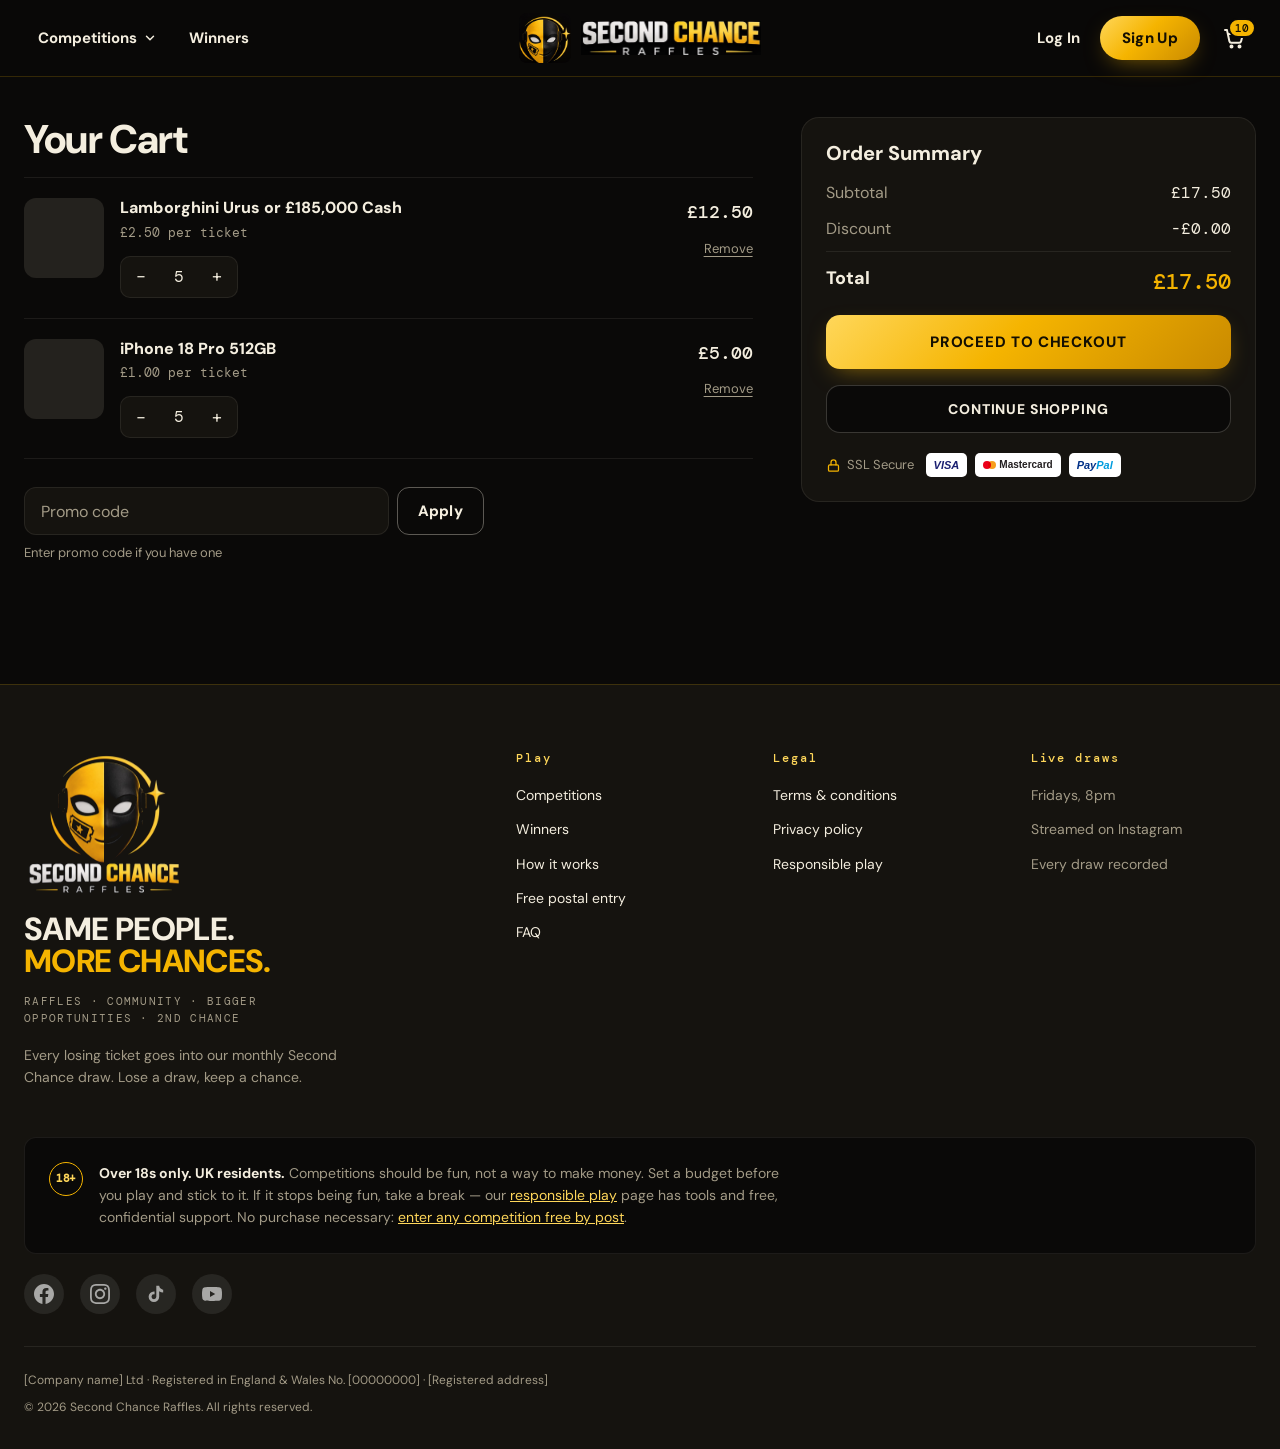
<file: cart.html>
<!doctype html>
<html lang="en-GB" class="no-js">
<head>
  <meta charset="utf-8">
  <meta name="viewport" content="width=device-width, initial-scale=1">
  <title>Your Cart · Second Chance Raffles</title>
  <meta name="description" content="Your Second Chance Raffles basket.">
  <meta name="theme-color" content="#0A0908">
  <link rel="preconnect" href="https://fonts.googleapis.com">
  <link rel="preconnect" href="https://fonts.gstatic.com" crossorigin>
  <link rel="stylesheet" href="https://fonts.googleapis.com/css2?family=Anton&family=DM+Mono:wght@400;500&family=DM+Sans:wght@400;500;700;800&display=swap">
  <link rel="stylesheet" href="css/styles.css?v=b6978705">
</head>
<body>
  <a class="skip-link" href="#main">Skip to content</a>

  <header class="site-header">
    <div class="container header__inner">
      <div class="header__left">
        <button class="burger" type="button" aria-expanded="false" aria-controls="mobile-menu" aria-label="Open menu" data-menu-toggle>
          <span class="burger__lines" aria-hidden="true"><span></span><span></span><span></span></span>
        </button>
        <nav class="nav" aria-label="Main">
          <ul class="nav__list">
            <li class="nav-dd" data-dropdown>
              <button class="nav__link" type="button" aria-expanded="false" aria-controls="mega-competitions" data-dropdown-toggle>Competitions <svg class="nav__chev" viewBox="0 0 24 24" aria-hidden="true" fill="none" stroke="currentColor" stroke-width="2.5" stroke-linecap="round" stroke-linejoin="round"><path d="m6 9 6 6 6-6"/></svg></button>
              <div class="mega" id="mega-competitions">
                <div class="container mega__inner">
                  <div class="mega__col">
                    <h2 class="mega__heading">Categories</h2>
                    <ul class="mega__cats">
                <li><a class="mega__cat" href="index.html#cars">Cars</a></li>
                <li><a class="mega__cat" href="index.html#houses">Houses</a></li>
                <li><a class="mega__cat" href="index.html#tech">Tech</a></li>
                <li><a class="mega__cat" href="index.html#cash">Cash</a></li>
                <li><a class="mega__cat" href="index.html#all">Lifestyle</a></li>
                    </ul>
                  </div>
                  <div class="mega__col">
                    <h2 class="mega__heading">Featured</h2>
                    <ul class="mega__feats">
                <li class="mega__feat">
                  <span class="mega__thumb" aria-hidden="true"><svg viewBox="0 0 24 24" aria-hidden="true" fill="none" stroke="currentColor" stroke-width="2" stroke-linecap="round" stroke-linejoin="round" stroke-width="1.5"><path d="M5 16h14M3 16v-3l2-5h14l2 5v3"/><circle cx="7.5" cy="16.5" r="1.5"/><circle cx="16.5" cy="16.5" r="1.5"/></svg></span>
                  <span class="mega__feat-text">
                    <span class="mega__feat-name">VW Golf R</span>
                    <span class="mega__tag">Ends Sunday</span>
                  </span>
                  <a class="btn btn--gold mega__enter" href="competition.html?id=19" aria-label="Enter VW Golf R">Enter</a>
                </li>
                <li class="mega__feat">
                  <span class="mega__thumb" aria-hidden="true"><svg viewBox="0 0 24 24" aria-hidden="true" fill="none" stroke="currentColor" stroke-width="2" stroke-linecap="round" stroke-linejoin="round" stroke-width="1.5"><rect x="3" y="6" width="18" height="12" rx="1.5"/><circle cx="12" cy="12" r="2.5"/></svg></span>
                  <span class="mega__feat-text">
                    <span class="mega__feat-name">£10,000 Tax-Free Cash</span>
                    <span class="mega__tag">Ends Sunday</span>
                  </span>
                  <a class="btn btn--gold mega__enter" href="competition.html?id=13" aria-label="Enter £10,000 Tax-Free Cash">Enter</a>
                </li>
                <li class="mega__feat">
                  <span class="mega__thumb" aria-hidden="true"><svg viewBox="0 0 24 24" aria-hidden="true" fill="none" stroke="currentColor" stroke-width="2" stroke-linecap="round" stroke-linejoin="round" stroke-width="1.5"><rect x="3" y="7" width="18" height="10" rx="5"/><path d="M8 10v4M6 12h4M15.5 11h.01M17.5 13h.01"/></svg></span>
                  <span class="mega__feat-text">
                    <span class="mega__feat-name">PS5 Pro</span>
                    <span class="mega__tag">Ends Tomorrow</span>
                  </span>
                  <a class="btn btn--gold mega__enter" href="competition.html?id=10" aria-label="Enter PS5 Pro">Enter</a>
                </li>
                    </ul>
                  </div>
                  <div class="mega__col">
                    <h2 class="mega__heading">Quick links</h2>
                    <ul class="mega__cards">
                <li><a class="mega__card mega__card--amber" href="index.html#featured"><span class="mega__card-icon"><svg viewBox="0 0 24 24" aria-hidden="true" fill="none" stroke="currentColor" stroke-width="2" stroke-linecap="round" stroke-linejoin="round"><path d="M12 3l2.7 5.6 6.1.8-4.5 4.2 1.1 6.1L12 16.8l-5.4 2.9 1.1-6.1-4.5-4.2 6.1-.8z"/></svg></span><span class="mega__card-text"><span class="mega__card-title">Featured Competitions</span><span class="mega__card-count">3 Competitions</span></span><span class="mega__card-arrow"><svg viewBox="0 0 24 24" aria-hidden="true" fill="none" stroke="currentColor" stroke-width="2" stroke-linecap="round" stroke-linejoin="round"><path d="M5 12h14M13 6l6 6-6 6"/></svg></span></a></li>
                <li><a class="mega__card mega__card--red" href="index.html#ending-soon"><span class="mega__card-icon"><svg viewBox="0 0 24 24" aria-hidden="true" fill="none" stroke="currentColor" stroke-width="2" stroke-linecap="round" stroke-linejoin="round"><circle cx="12" cy="12" r="9"/><path d="M12 7v5l3 2"/></svg></span><span class="mega__card-text"><span class="mega__card-title">Ending Soon</span><span class="mega__card-count">6 Competitions</span></span><span class="mega__card-arrow"><svg viewBox="0 0 24 24" aria-hidden="true" fill="none" stroke="currentColor" stroke-width="2" stroke-linecap="round" stroke-linejoin="round"><path d="M5 12h14M13 6l6 6-6 6"/></svg></span></a></li>
                <li><a class="mega__card mega__card--purple" href="index.html#ending-soon"><span class="mega__card-icon"><svg viewBox="0 0 24 24" aria-hidden="true" fill="none" stroke="currentColor" stroke-width="2" stroke-linecap="round" stroke-linejoin="round"><circle cx="12" cy="12" r="9"/><path d="M12 7v5l3 2"/></svg></span><span class="mega__card-text"><span class="mega__card-title">Ends Tomorrow</span><span class="mega__card-count">2 Competitions</span></span><span class="mega__card-arrow"><svg viewBox="0 0 24 24" aria-hidden="true" fill="none" stroke="currentColor" stroke-width="2" stroke-linecap="round" stroke-linejoin="round"><path d="M5 12h14M13 6l6 6-6 6"/></svg></span></a></li>
                <li><a class="mega__card mega__card--yellow" href="index.html#instant-wins"><span class="mega__card-icon"><svg viewBox="0 0 24 24" aria-hidden="true" fill="none" stroke="currentColor" stroke-width="2" stroke-linecap="round" stroke-linejoin="round"><path d="M13 2 4 14h7l-1 8 9-12h-7z"/></svg></span><span class="mega__card-text"><span class="mega__card-title">Instant Wins</span><span class="mega__card-count">4 Competitions</span></span><span class="mega__card-arrow"><svg viewBox="0 0 24 24" aria-hidden="true" fill="none" stroke="currentColor" stroke-width="2" stroke-linecap="round" stroke-linejoin="round"><path d="M5 12h14M13 6l6 6-6 6"/></svg></span></a></li>
                <li><a class="mega__card mega__card--green" href="free-entry.html"><span class="mega__card-icon"><svg viewBox="0 0 24 24" aria-hidden="true" fill="none" stroke="currentColor" stroke-width="2" stroke-linecap="round" stroke-linejoin="round"><rect x="3" y="8" width="18" height="4" rx="1"/><path d="M12 8v13M5 12v9h14v-9M12 8S10.5 3 8 3a2.5 2.5 0 0 0 0 5M12 8s1.5-5 4-5a2.5 2.5 0 0 1 0 5"/></svg></span><span class="mega__card-text"><span class="mega__card-title">Free Comps</span><span class="mega__card-count">8 Competitions</span></span><span class="mega__card-arrow"><svg viewBox="0 0 24 24" aria-hidden="true" fill="none" stroke="currentColor" stroke-width="2" stroke-linecap="round" stroke-linejoin="round"><path d="M5 12h14M13 6l6 6-6 6"/></svg></span></a></li>
                <li><a class="mega__card mega__card--slate" href="index.html#all"><span class="mega__card-icon"><svg viewBox="0 0 24 24" aria-hidden="true" fill="none" stroke="currentColor" stroke-width="2" stroke-linecap="round" stroke-linejoin="round"><rect x="3" y="3" width="7" height="7" rx="1.5"/><rect x="14" y="3" width="7" height="7" rx="1.5"/><rect x="3" y="14" width="7" height="7" rx="1.5"/><rect x="14" y="14" width="7" height="7" rx="1.5"/></svg></span><span class="mega__card-text"><span class="mega__card-title">All Competitions</span><span class="mega__card-count">20 Competitions</span></span><span class="mega__card-arrow"><svg viewBox="0 0 24 24" aria-hidden="true" fill="none" stroke="currentColor" stroke-width="2" stroke-linecap="round" stroke-linejoin="round"><path d="M5 12h14M13 6l6 6-6 6"/></svg></span></a></li>
                    </ul>
                  </div>
                </div>
              </div>
            </li>
            <li><a class="nav__link" href="winners.html">Winners</a></li>
          </ul>
        </nav>
      </div>

      <a class="logo" href="index.html" aria-label="Second Chance Raffles home">
        <img class="logo__mark" src="assets/logo-mark.jpeg" alt="" width="590" height="560">
        <img class="logo__word" src="assets/logo-wordmark.jpeg" alt="" width="760" height="146">
      </a>

      <div class="header__right">
        <a class="header__login" href="#">Log In</a>
        <a class="btn btn--gold header__signup" href="#">Sign Up</a>
        <a class="cart" href="cart.html" aria-label="Basket, 0 tickets" aria-haspopup="true" aria-expanded="false" aria-controls="mini-cart" data-mini-cart-toggle>
          <span class="cart__icon"><svg viewBox="0 0 24 24" aria-hidden="true" fill="none" stroke="currentColor" stroke-width="2" stroke-linecap="round" stroke-linejoin="round"><path d="M3 4h2l2.4 11.2a2 2 0 0 0 2 1.6h7.7a2 2 0 0 0 2-1.5L21 8H6.2"/><circle cx="9.5" cy="20.5" r="1"/><circle cx="17.5" cy="20.5" r="1"/></svg></span>
          <span class="cart__badge" aria-hidden="true">0</span>
          <span class="visually-hidden" aria-live="polite" data-cart-announce></span>
        </a>
        <div class="mini-cart" id="mini-cart" role="region" aria-label="Basket" hidden data-mini-cart></div>
      </div>
    </div>
  </header>

  <div class="mobile-menu" id="mobile-menu" aria-label="Menu">
    <ul class="mm__list">
      <li>
        <button class="mm__top" type="button" aria-expanded="false" aria-controls="mm-competitions" data-accordion>Competitions <svg class="nav__chev" viewBox="0 0 24 24" aria-hidden="true" fill="none" stroke="currentColor" stroke-width="2.5" stroke-linecap="round" stroke-linejoin="round"><path d="m6 9 6 6 6-6"/></svg></button>
        <ul class="mm__sub" id="mm-competitions" hidden>
          <li><a class="mm__link" href="index.html#cars">Cars</a></li>
          <li><a class="mm__link" href="index.html#houses">Houses</a></li>
          <li><a class="mm__link" href="index.html#tech">Tech</a></li>
          <li><a class="mm__link" href="index.html#cash">Cash</a></li>
          <li><a class="mm__link" href="index.html#all">Lifestyle</a></li>
          <li class="mm__divider" aria-hidden="true"></li>
          <li><a class="mm__link" href="index.html#featured">Featured Competitions<span class="mm__count">3 Competitions</span></a></li>
          <li><a class="mm__link" href="index.html#ending-soon">Ending Soon<span class="mm__count">6 Competitions</span></a></li>
          <li><a class="mm__link" href="index.html#ending-soon">Ends Tomorrow<span class="mm__count">2 Competitions</span></a></li>
          <li><a class="mm__link" href="index.html#instant-wins">Instant Wins<span class="mm__count">4 Competitions</span></a></li>
          <li><a class="mm__link" href="free-entry.html">Free Comps<span class="mm__count">8 Competitions</span></a></li>
          <li><a class="mm__link" href="index.html#all">All Competitions<span class="mm__count">20 Competitions</span></a></li>
        </ul>
      </li>
      <li><a class="mm__top" href="winners.html">Winners</a></li>
    </ul>
    <div class="mm__actions">
      <a class="btn btn--gold btn--block" href="#">Sign Up</a>
      <a class="mm__login" href="#">Log In</a>
    </div>
  </div>

  <main id="main" class="container cart-page" data-cart-page>
    <noscript><p class="cart-empty__text">Your basket needs JavaScript turned on.</p></noscript>

    <div class="cart-empty" data-cart-empty hidden>
      <h1 class="cart-empty__title">Your cart is empty</h1>
      <p class="cart-empty__text">Pick a prize and your tickets will show up here.</p>
      <a class="btn btn--gold cart-empty__btn" href="index.html">Browse Competitions</a>
    </div>

    <div class="cart-layout" data-cart-full hidden>
      <section class="cart-items" aria-labelledby="cart-title">
        <h1 class="cart-title" id="cart-title">Your Cart</h1>
        <ul class="cart-list" data-cart-list></ul>

        <form class="promo" data-promo novalidate>
          <label class="visually-hidden" for="promo-code">Promo code</label>
          <div class="promo__row">
            <input class="promo__input" id="promo-code" name="code" type="text" placeholder="Promo code" autocomplete="off" autocapitalize="characters" aria-describedby="promo-help promo-msg">
            <button class="btn btn--outline-dark promo__btn" type="submit">Apply</button>
          </div>
          <p class="promo__help" id="promo-help">Enter promo code if you have one</p>
          <p class="promo__msg" id="promo-msg" aria-live="polite" data-promo-msg></p>
        </form>
      </section>

      <aside class="summary" aria-labelledby="summary-title">
        <h2 class="summary__title" id="summary-title">Order Summary</h2>
        <dl class="summary__lines">
          <div><dt>Subtotal</dt><dd data-sum-subtotal>£0.00</dd></div>
          <div><dt>Discount</dt><dd data-sum-discount>-£0.00</dd></div>
          <div class="summary__total"><dt>Total</dt><dd data-sum-total>£0.00</dd></div>
        </dl>
        <button class="btn btn--gold btn--block summary__checkout" type="button" data-checkout>Proceed to checkout</button>
        <a class="summary__continue" href="index.html">Continue shopping</a>
        <p class="summary__status" aria-live="polite" data-checkout-status></p>
        <ul class="summary__trust" aria-label="Secure payments">
          <li class="summary__ssl"><svg viewBox="0 0 24 24" aria-hidden="true" fill="none" stroke="currentColor" stroke-width="2" stroke-linecap="round" stroke-linejoin="round"><rect x="4" y="11" width="16" height="10" rx="2"/><path d="M8 11V7a4 4 0 0 1 8 0v4"/></svg>SSL Secure</li>
          <li class="summary__card summary__card--visa">VISA</li>
          <li class="summary__card summary__card--mc"><span class="pay__mc" aria-hidden="true"></span>Mastercard</li>
          <li class="summary__card summary__card--pp"><b>Pay</b>Pal</li>
        </ul>
      </aside>
    </div>
  </main>

  <footer class="site-footer">
    <div class="container">
      <div class="footer__top">
        <div class="footer__brand">
          <img src="assets/logo-lockup.jpeg" alt="Second Chance Raffles" width="800" height="740" loading="lazy">
          <p class="footer__tagline">Same people.<br><span class="gold">More chances.</span></p>
          <p class="footer__pillars">Raffles · Community · Bigger opportunities · 2nd chance</p>
          <p>Every losing ticket goes into our monthly Second Chance draw. Lose a draw, keep a chance.</p>
        </div>
        <div class="footer__cols">
          <div class="footer__col"><h2>Play</h2><ul>
            <li><a href="index.html#all">Competitions</a></li>
            <li><a href="winners.html">Winners</a></li>
            <li><a href="index.html#how-it-works">How it works</a></li>
            <li><a href="free-entry.html">Free postal entry</a></li>
            <li><a href="faq.html">FAQ</a></li>
          </ul></div>
          <div class="footer__col"><h2>Legal</h2><ul>
            <li><a href="terms.html">Terms &amp; conditions</a></li>
            <li><a href="privacy.html">Privacy policy</a></li>
            <li><a href="responsible-gaming.html">Responsible play</a></li>
          </ul></div>
          <div class="footer__col"><h2>Live draws</h2><ul>
            <li>Fridays, 8pm</li>
            <li>Streamed on Instagram</li>
            <li>Every draw recorded</li>
          </ul></div>
        </div>
      </div>

      <div class="footer__play">
        <span class="chip-18" aria-hidden="true">18+</span>
        <p><strong>Over 18s only. UK residents.</strong> Competitions should be fun, not a way to make money. Set a budget before you play and stick to it. If it stops being fun, take a break — our <a href="responsible-gaming.html">responsible play</a> page has tools and free, confidential support. No purchase necessary: <a href="free-entry.html">enter any competition free by post</a>.</p>
      </div>

      <!-- Social media links — client to update href="#" with actual profile URLs -->
      <div class="footer-social">
        <a href="#" class="footer-social__link" aria-label="Facebook" data-social="facebook">
          <svg width="20" height="20" viewBox="0 0 24 24" fill="currentColor" aria-hidden="true"><path d="M24 12.073c0-6.627-5.373-12-12-12s-12 5.373-12 12c0 5.99 4.388 10.954 10.125 11.854v-8.385H7.078v-3.47h3.047V9.43c0-3.007 1.792-4.669 4.533-4.669 1.312 0 2.686.235 2.686.235v2.953H15.83c-1.491 0-1.956.925-1.956 1.874v2.25h3.328l-.532 3.47h-2.796v8.385C19.612 23.027 24 18.062 24 12.073z"/></svg>
        </a>
        <a href="#" class="footer-social__link" aria-label="Instagram" data-social="instagram">
          <svg width="20" height="20" viewBox="0 0 24 24" fill="currentColor" aria-hidden="true"><path d="M12 2.163c3.204 0 3.584.012 4.85.07 3.252.148 4.771 1.691 4.919 4.919.058 1.265.069 1.645.069 4.849 0 3.205-.012 3.584-.069 4.849-.149 3.225-1.664 4.771-4.919 4.919-1.266.058-1.644.07-4.85.07-3.204 0-3.584-.012-4.849-.07-3.26-.149-4.771-1.699-4.919-4.92-.058-1.265-.07-1.644-.07-4.849 0-3.204.013-3.583.07-4.849.149-3.227 1.664-4.771 4.919-4.919 1.266-.057 1.645-.069 4.849-.069zm0-2.163c-3.259 0-3.667.014-4.947.072-4.358.2-6.78 2.618-6.98 6.98-.059 1.281-.073 1.689-.073 4.948 0 3.259.014 3.668.072 4.948.2 4.358 2.618 6.78 6.98 6.98 1.281.058 1.689.072 4.948.072 3.259 0 3.668-.014 4.948-.072 4.354-.2 6.782-2.618 6.979-6.98.059-1.28.073-1.689.073-4.948 0-3.259-.014-3.667-.072-4.947-.196-4.354-2.617-6.78-6.979-6.98-1.281-.059-1.69-.073-4.949-.073zm0 5.838c-3.403 0-6.162 2.759-6.162 6.162s2.759 6.163 6.162 6.163 6.162-2.759 6.162-6.163c0-3.403-2.759-6.162-6.162-6.162zm0 10.162c-2.209 0-4-1.79-4-4 0-2.209 1.791-4 4-4s4 1.791 4 4c0 2.21-1.791 4-4 4zm6.406-11.845c-.796 0-1.441.645-1.441 1.44s.645 1.44 1.441 1.44c.795 0 1.439-.645 1.439-1.44s-.644-1.44-1.439-1.44z"/></svg>
        </a>
        <a href="#" class="footer-social__link" aria-label="TikTok" data-social="tiktok">
          <svg width="20" height="20" viewBox="0 0 24 24" fill="currentColor" aria-hidden="true"><path d="M19.59 6.69a4.83 4.83 0 01-3.77-4.25V2h-3.45v13.67a2.89 2.89 0 01-2.88 2.5 2.89 2.89 0 01-2.89-2.89 2.89 2.89 0 012.89-2.89c.28 0 .54.04.79.1V9.01a6.32 6.32 0 00-.79-.05 6.34 6.34 0 00-6.34 6.34 6.34 6.34 0 006.34 6.34 6.34 6.34 0 006.33-6.34V8.69a8.18 8.18 0 004.79 1.54V6.78a4.85 4.85 0 01-1.02-.09z"/></svg>
        </a>
        <a href="#" class="footer-social__link" aria-label="YouTube" data-social="youtube">
          <svg width="20" height="20" viewBox="0 0 24 24" fill="currentColor" aria-hidden="true"><path d="M23.495 6.205a3.007 3.007 0 00-2.088-2.088c-1.87-.501-9.396-.501-9.396-.501s-7.507-.01-9.396.501A3.007 3.007 0 00.527 6.205a31.247 31.247 0 00-.522 5.805 31.247 31.247 0 00.522 5.783 3.007 3.007 0 002.088 2.088c1.868.502 9.396.502 9.396.502s7.506 0 9.396-.502a3.007 3.007 0 002.088-2.088 31.247 31.247 0 00.5-5.783 31.247 31.247 0 00-.5-5.805zM9.609 15.601V8.408l6.264 3.602z"/></svg>
        </a>
      </div>

      <div class="footer__bottom">
        <p>[Company name] Ltd · Registered in England &amp; Wales No. [00000000] · [Registered address]</p>
        <p>© 2026 Second Chance Raffles. All rights reserved.</p>
      </div>
    </div>
  </footer>

  <script src="data/competitions.js?v=31812f98"></script>
  <script src="js/main.js?v=f2cb6942"></script>
  <script src="js/cart.js?v=8302aa4f"></script>
</body>
</html>
</file>
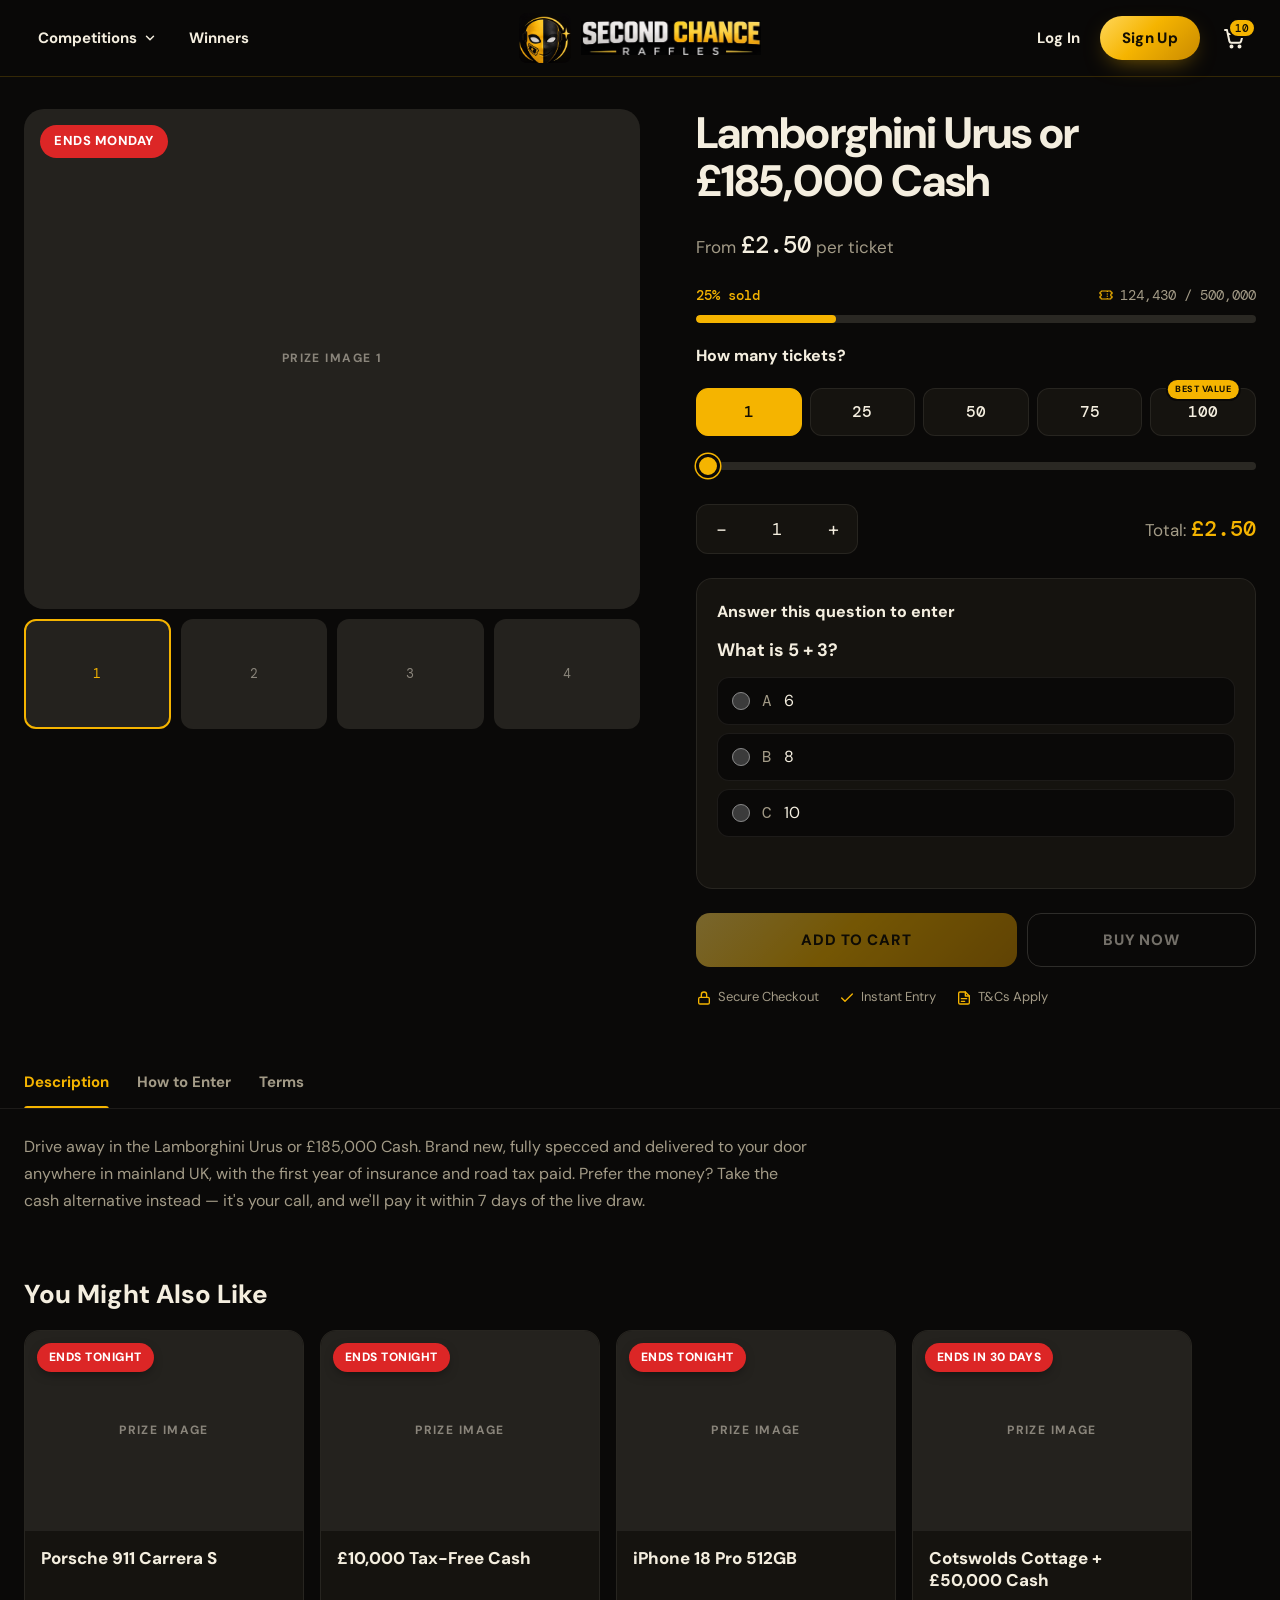
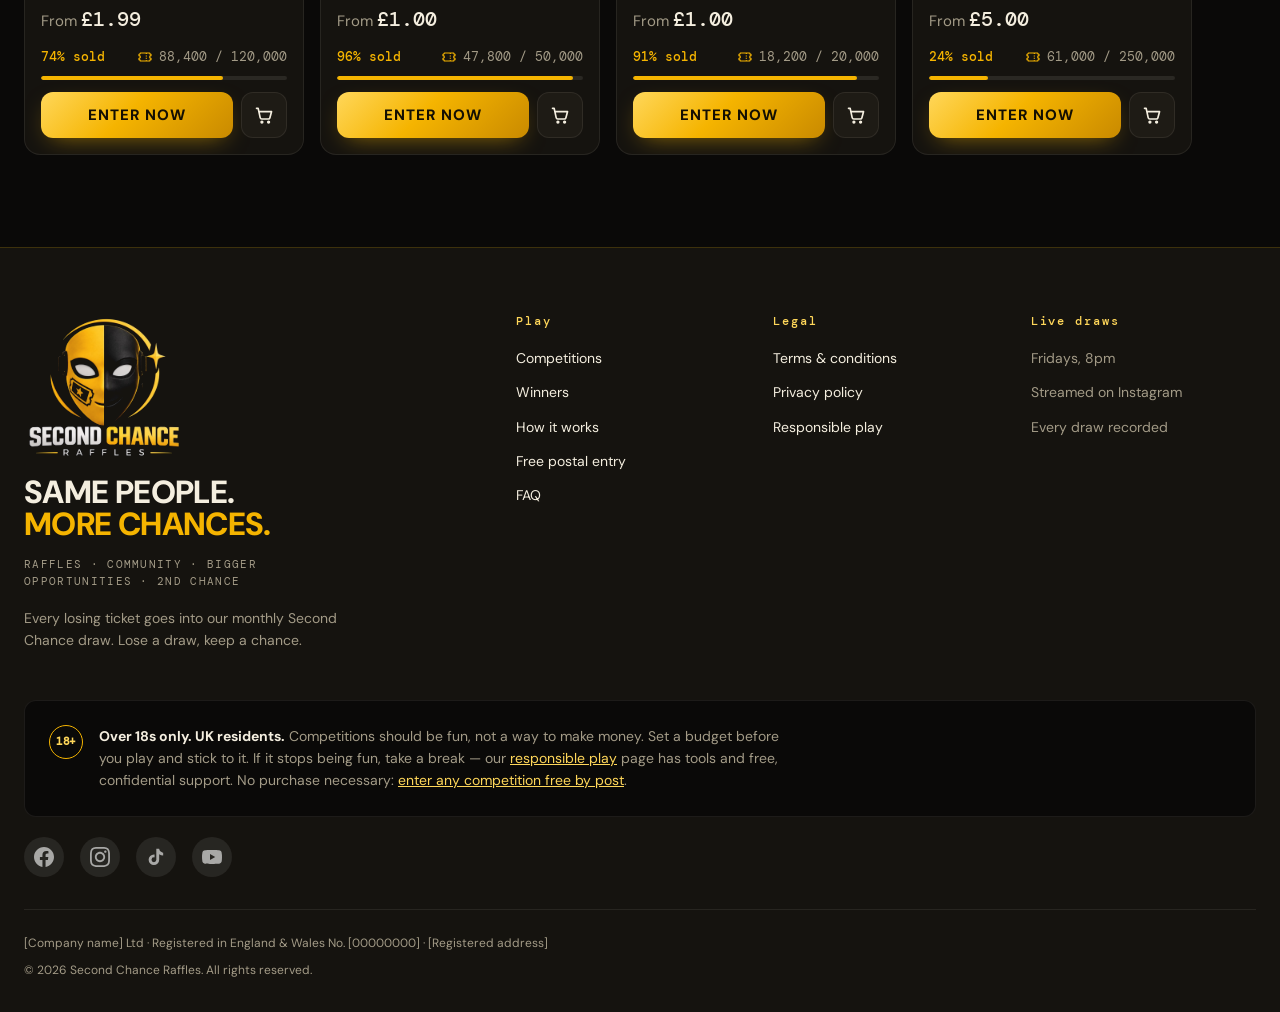
<file: competition.html>
<!doctype html>
<html lang="en-GB" class="no-js">
<head>
  <meta charset="utf-8">
  <meta name="viewport" content="width=device-width, initial-scale=1">
  <title>Lamborghini Urus or £185,000 Cash · Second Chance Raffles</title>
  <meta name="description" content="Enter to win the Lamborghini Urus or £185,000 cash. Tickets from £2.50, drawn live on Instagram.">
  <meta name="theme-color" content="#0A0908">
  <link rel="preconnect" href="https://fonts.googleapis.com">
  <link rel="preconnect" href="https://fonts.gstatic.com" crossorigin>
  <link rel="stylesheet" href="https://fonts.googleapis.com/css2?family=Anton&family=DM+Mono:wght@400;500&family=DM+Sans:wght@400;500;700;800&display=swap">
  <link rel="stylesheet" href="css/styles.css?v=b6978705">
</head>
<body>
  <a class="skip-link" href="#main">Skip to content</a>

  <header class="site-header">
    <div class="container header__inner">
      <div class="header__left">
        <button class="burger" type="button" aria-expanded="false" aria-controls="mobile-menu" aria-label="Open menu" data-menu-toggle>
          <span class="burger__lines" aria-hidden="true"><span></span><span></span><span></span></span>
        </button>
        <nav class="nav" aria-label="Main">
          <ul class="nav__list">
            <li class="nav-dd" data-dropdown>
              <button class="nav__link" type="button" aria-expanded="false" aria-controls="mega-competitions" data-dropdown-toggle>Competitions <svg class="nav__chev" viewBox="0 0 24 24" aria-hidden="true" fill="none" stroke="currentColor" stroke-width="2.5" stroke-linecap="round" stroke-linejoin="round"><path d="m6 9 6 6 6-6"/></svg></button>
              <div class="mega" id="mega-competitions">
                <div class="container mega__inner">
                  <div class="mega__col">
                    <h2 class="mega__heading">Categories</h2>
                    <ul class="mega__cats">
                <li><a class="mega__cat" href="index.html#cars">Cars</a></li>
                <li><a class="mega__cat" href="index.html#houses">Houses</a></li>
                <li><a class="mega__cat" href="index.html#tech">Tech</a></li>
                <li><a class="mega__cat" href="index.html#cash">Cash</a></li>
                <li><a class="mega__cat" href="index.html#all">Lifestyle</a></li>
                    </ul>
                  </div>
                  <div class="mega__col">
                    <h2 class="mega__heading">Featured</h2>
                    <ul class="mega__feats">
                <li class="mega__feat">
                  <span class="mega__thumb" aria-hidden="true"><svg viewBox="0 0 24 24" aria-hidden="true" fill="none" stroke="currentColor" stroke-width="2" stroke-linecap="round" stroke-linejoin="round" stroke-width="1.5"><path d="M5 16h14M3 16v-3l2-5h14l2 5v3"/><circle cx="7.5" cy="16.5" r="1.5"/><circle cx="16.5" cy="16.5" r="1.5"/></svg></span>
                  <span class="mega__feat-text">
                    <span class="mega__feat-name">VW Golf R</span>
                    <span class="mega__tag">Ends Sunday</span>
                  </span>
                  <a class="btn btn--gold mega__enter" href="competition.html?id=19" aria-label="Enter VW Golf R">Enter</a>
                </li>
                <li class="mega__feat">
                  <span class="mega__thumb" aria-hidden="true"><svg viewBox="0 0 24 24" aria-hidden="true" fill="none" stroke="currentColor" stroke-width="2" stroke-linecap="round" stroke-linejoin="round" stroke-width="1.5"><rect x="3" y="6" width="18" height="12" rx="1.5"/><circle cx="12" cy="12" r="2.5"/></svg></span>
                  <span class="mega__feat-text">
                    <span class="mega__feat-name">£10,000 Tax-Free Cash</span>
                    <span class="mega__tag">Ends Sunday</span>
                  </span>
                  <a class="btn btn--gold mega__enter" href="competition.html?id=13" aria-label="Enter £10,000 Tax-Free Cash">Enter</a>
                </li>
                <li class="mega__feat">
                  <span class="mega__thumb" aria-hidden="true"><svg viewBox="0 0 24 24" aria-hidden="true" fill="none" stroke="currentColor" stroke-width="2" stroke-linecap="round" stroke-linejoin="round" stroke-width="1.5"><rect x="3" y="7" width="18" height="10" rx="5"/><path d="M8 10v4M6 12h4M15.5 11h.01M17.5 13h.01"/></svg></span>
                  <span class="mega__feat-text">
                    <span class="mega__feat-name">PS5 Pro</span>
                    <span class="mega__tag">Ends Tomorrow</span>
                  </span>
                  <a class="btn btn--gold mega__enter" href="competition.html?id=10" aria-label="Enter PS5 Pro">Enter</a>
                </li>
                    </ul>
                  </div>
                  <div class="mega__col">
                    <h2 class="mega__heading">Quick links</h2>
                    <ul class="mega__cards">
                <li><a class="mega__card mega__card--amber" href="index.html#featured"><span class="mega__card-icon"><svg viewBox="0 0 24 24" aria-hidden="true" fill="none" stroke="currentColor" stroke-width="2" stroke-linecap="round" stroke-linejoin="round"><path d="M12 3l2.7 5.6 6.1.8-4.5 4.2 1.1 6.1L12 16.8l-5.4 2.9 1.1-6.1-4.5-4.2 6.1-.8z"/></svg></span><span class="mega__card-text"><span class="mega__card-title">Featured Competitions</span><span class="mega__card-count">3 Competitions</span></span><span class="mega__card-arrow"><svg viewBox="0 0 24 24" aria-hidden="true" fill="none" stroke="currentColor" stroke-width="2" stroke-linecap="round" stroke-linejoin="round"><path d="M5 12h14M13 6l6 6-6 6"/></svg></span></a></li>
                <li><a class="mega__card mega__card--red" href="index.html#ending-soon"><span class="mega__card-icon"><svg viewBox="0 0 24 24" aria-hidden="true" fill="none" stroke="currentColor" stroke-width="2" stroke-linecap="round" stroke-linejoin="round"><circle cx="12" cy="12" r="9"/><path d="M12 7v5l3 2"/></svg></span><span class="mega__card-text"><span class="mega__card-title">Ending Soon</span><span class="mega__card-count">6 Competitions</span></span><span class="mega__card-arrow"><svg viewBox="0 0 24 24" aria-hidden="true" fill="none" stroke="currentColor" stroke-width="2" stroke-linecap="round" stroke-linejoin="round"><path d="M5 12h14M13 6l6 6-6 6"/></svg></span></a></li>
                <li><a class="mega__card mega__card--purple" href="index.html#ending-soon"><span class="mega__card-icon"><svg viewBox="0 0 24 24" aria-hidden="true" fill="none" stroke="currentColor" stroke-width="2" stroke-linecap="round" stroke-linejoin="round"><circle cx="12" cy="12" r="9"/><path d="M12 7v5l3 2"/></svg></span><span class="mega__card-text"><span class="mega__card-title">Ends Tomorrow</span><span class="mega__card-count">2 Competitions</span></span><span class="mega__card-arrow"><svg viewBox="0 0 24 24" aria-hidden="true" fill="none" stroke="currentColor" stroke-width="2" stroke-linecap="round" stroke-linejoin="round"><path d="M5 12h14M13 6l6 6-6 6"/></svg></span></a></li>
                <li><a class="mega__card mega__card--yellow" href="index.html#instant-wins"><span class="mega__card-icon"><svg viewBox="0 0 24 24" aria-hidden="true" fill="none" stroke="currentColor" stroke-width="2" stroke-linecap="round" stroke-linejoin="round"><path d="M13 2 4 14h7l-1 8 9-12h-7z"/></svg></span><span class="mega__card-text"><span class="mega__card-title">Instant Wins</span><span class="mega__card-count">4 Competitions</span></span><span class="mega__card-arrow"><svg viewBox="0 0 24 24" aria-hidden="true" fill="none" stroke="currentColor" stroke-width="2" stroke-linecap="round" stroke-linejoin="round"><path d="M5 12h14M13 6l6 6-6 6"/></svg></span></a></li>
                <li><a class="mega__card mega__card--green" href="free-entry.html"><span class="mega__card-icon"><svg viewBox="0 0 24 24" aria-hidden="true" fill="none" stroke="currentColor" stroke-width="2" stroke-linecap="round" stroke-linejoin="round"><rect x="3" y="8" width="18" height="4" rx="1"/><path d="M12 8v13M5 12v9h14v-9M12 8S10.5 3 8 3a2.5 2.5 0 0 0 0 5M12 8s1.5-5 4-5a2.5 2.5 0 0 1 0 5"/></svg></span><span class="mega__card-text"><span class="mega__card-title">Free Comps</span><span class="mega__card-count">8 Competitions</span></span><span class="mega__card-arrow"><svg viewBox="0 0 24 24" aria-hidden="true" fill="none" stroke="currentColor" stroke-width="2" stroke-linecap="round" stroke-linejoin="round"><path d="M5 12h14M13 6l6 6-6 6"/></svg></span></a></li>
                <li><a class="mega__card mega__card--slate" href="index.html#all"><span class="mega__card-icon"><svg viewBox="0 0 24 24" aria-hidden="true" fill="none" stroke="currentColor" stroke-width="2" stroke-linecap="round" stroke-linejoin="round"><rect x="3" y="3" width="7" height="7" rx="1.5"/><rect x="14" y="3" width="7" height="7" rx="1.5"/><rect x="3" y="14" width="7" height="7" rx="1.5"/><rect x="14" y="14" width="7" height="7" rx="1.5"/></svg></span><span class="mega__card-text"><span class="mega__card-title">All Competitions</span><span class="mega__card-count">20 Competitions</span></span><span class="mega__card-arrow"><svg viewBox="0 0 24 24" aria-hidden="true" fill="none" stroke="currentColor" stroke-width="2" stroke-linecap="round" stroke-linejoin="round"><path d="M5 12h14M13 6l6 6-6 6"/></svg></span></a></li>
                    </ul>
                  </div>
                </div>
              </div>
            </li>
            <li><a class="nav__link" href="winners.html">Winners</a></li>
          </ul>
        </nav>
      </div>

      <a class="logo" href="index.html" aria-label="Second Chance Raffles home">
        <img class="logo__mark" src="assets/logo-mark.jpeg" alt="" width="590" height="560">
        <img class="logo__word" src="assets/logo-wordmark.jpeg" alt="" width="760" height="146">
      </a>

      <div class="header__right">
        <a class="header__login" href="#">Log In</a>
        <a class="btn btn--gold header__signup" href="#">Sign Up</a>
        <a class="cart" href="cart.html" aria-label="Basket, 0 tickets" aria-haspopup="true" aria-expanded="false" aria-controls="mini-cart" data-mini-cart-toggle>
          <span class="cart__icon"><svg viewBox="0 0 24 24" aria-hidden="true" fill="none" stroke="currentColor" stroke-width="2" stroke-linecap="round" stroke-linejoin="round"><path d="M3 4h2l2.4 11.2a2 2 0 0 0 2 1.6h7.7a2 2 0 0 0 2-1.5L21 8H6.2"/><circle cx="9.5" cy="20.5" r="1"/><circle cx="17.5" cy="20.5" r="1"/></svg></span>
          <span class="cart__badge" aria-hidden="true">0</span>
          <span class="visually-hidden" aria-live="polite" data-cart-announce></span>
        </a>
        <div class="mini-cart" id="mini-cart" role="region" aria-label="Basket" hidden data-mini-cart></div>
      </div>
    </div>
  </header>

  <div class="mobile-menu" id="mobile-menu" aria-label="Menu">
    <ul class="mm__list">
      <li>
        <button class="mm__top" type="button" aria-expanded="false" aria-controls="mm-competitions" data-accordion>Competitions <svg class="nav__chev" viewBox="0 0 24 24" aria-hidden="true" fill="none" stroke="currentColor" stroke-width="2.5" stroke-linecap="round" stroke-linejoin="round"><path d="m6 9 6 6 6-6"/></svg></button>
        <ul class="mm__sub" id="mm-competitions" hidden>
          <li><a class="mm__link" href="index.html#cars">Cars</a></li>
          <li><a class="mm__link" href="index.html#houses">Houses</a></li>
          <li><a class="mm__link" href="index.html#tech">Tech</a></li>
          <li><a class="mm__link" href="index.html#cash">Cash</a></li>
          <li><a class="mm__link" href="index.html#all">Lifestyle</a></li>
          <li class="mm__divider" aria-hidden="true"></li>
          <li><a class="mm__link" href="index.html#featured">Featured Competitions<span class="mm__count">3 Competitions</span></a></li>
          <li><a class="mm__link" href="index.html#ending-soon">Ending Soon<span class="mm__count">6 Competitions</span></a></li>
          <li><a class="mm__link" href="index.html#ending-soon">Ends Tomorrow<span class="mm__count">2 Competitions</span></a></li>
          <li><a class="mm__link" href="index.html#instant-wins">Instant Wins<span class="mm__count">4 Competitions</span></a></li>
          <li><a class="mm__link" href="free-entry.html">Free Comps<span class="mm__count">8 Competitions</span></a></li>
          <li><a class="mm__link" href="index.html#all">All Competitions<span class="mm__count">20 Competitions</span></a></li>
        </ul>
      </li>
      <li><a class="mm__top" href="winners.html">Winners</a></li>
    </ul>
    <div class="mm__actions">
      <a class="btn btn--gold btn--block" href="#">Sign Up</a>
      <a class="mm__login" href="#">Log In</a>
    </div>
  </div>

  <main id="main" data-competition>
    <div class="container comp">
      <section class="comp__media" aria-label="Prize images">
        <div class="gallery__main" role="img" aria-label="Prize image placeholder" data-gallery-main>
          <span class="gallery__label" data-gallery-label>Prize image 1</span>
          <span class="comp__badge" data-comp-badge>Ends Monday</span>
        </div>
        <ul class="gallery__thumbs">
            <li><button class="gallery__thumb" type="button" aria-pressed="true" aria-label="Show image 1 of 4" data-thumb="1"><span>1</span></button></li>
            <li><button class="gallery__thumb" type="button" aria-pressed="false" aria-label="Show image 2 of 4" data-thumb="2"><span>2</span></button></li>
            <li><button class="gallery__thumb" type="button" aria-pressed="false" aria-label="Show image 3 of 4" data-thumb="3"><span>3</span></button></li>
            <li><button class="gallery__thumb" type="button" aria-pressed="false" aria-label="Show image 4 of 4" data-thumb="4"><span>4</span></button></li>
        </ul>
      </section>

      <section class="comp__buy" aria-labelledby="comp-title">
        <h1 class="comp__title" id="comp-title" data-comp-title>Lamborghini Urus or £185,000 Cash</h1>
        <p class="comp__price">From <strong data-comp-price>£2.50</strong> per ticket</p>

        <div class="card-progress card-progress--lg">
                <div class="card-progress-stats">
                  <span class="sold-pct" data-comp-pct>25% sold</span>
                  <span class="sold-count"><svg class="comp__ticket" viewBox="0 0 24 24" aria-hidden="true" fill="none" stroke="currentColor" stroke-width="1.8" stroke-linejoin="round"><path d="M3 8a2 2 0 0 0 2-2h14a2 2 0 0 0 2 2v2a2 2 0 0 0 0 4v2a2 2 0 0 0-2 2H5a2 2 0 0 0-2-2v-2a2 2 0 0 0 0-4z"/><path d="M14 6v12" stroke-dasharray="1.6 2"/></svg><span data-comp-count>124,430 / 500,000</span></span>
                </div>
                <div class="card-progress-bar" role="progressbar" aria-label="Tickets sold" aria-valuenow="25" aria-valuemin="0" aria-valuemax="100" data-comp-bar><div class="card-progress-fill" style="width:25%"></div></div>
              </div>

        <form class="comp__form" data-entry-form novalidate>
          <fieldset class="qty">
            <legend class="comp__h">How many tickets?</legend>
            <div class="qty__presets">
            <button class="qty__preset" type="button" aria-pressed="true" data-qty="1">1</button>
            <button class="qty__preset" type="button" aria-pressed="false" data-qty="25">25</button>
            <button class="qty__preset" type="button" aria-pressed="false" data-qty="50">50</button>
            <button class="qty__preset" type="button" aria-pressed="false" data-qty="75">75</button>
            <button class="qty__preset" type="button" aria-pressed="false" data-qty="100">100<span class="qty__best">Best value</span></button>
            </div>
            <div class="qty__slider">
              <input type="range" id="ticket-slider" class="qty__range" min="1" max="100" value="1" aria-label="Number of tickets" data-qty-range>
            </div>
            <div class="qty__row">
              <div class="qty__stepper">
                <button class="qty__btn" type="button" aria-label="One fewer ticket" data-qty-step="-1">−</button>
                <label class="visually-hidden" for="qty-input">Number of tickets</label>
                <input class="qty__input" id="qty-input" type="number" inputmode="numeric" min="1" max="100" value="1" data-qty-input>
                <button class="qty__btn" type="button" aria-label="One more ticket" data-qty-step="1">+</button>
              </div>
              <p class="qty__total" aria-live="polite">Total: <strong data-qty-total>£2.50</strong></p>
            </div>
          </fieldset>

          <fieldset class="skill">
            <legend class="comp__h">Answer this question to enter</legend>
            <p class="skill__q" data-question>What is 5 + 3?</p>
            <div class="skill__opts">
            <label class="answer"><input type="radio" name="answer" value="0" data-answer> <span class="answer__key">A</span> 6</label>
            <label class="answer"><input type="radio" name="answer" value="1" data-answer> <span class="answer__key">B</span> 8</label>
            <label class="answer"><input type="radio" name="answer" value="2" data-answer> <span class="answer__key">C</span> 10</label>
            </div>
            <p class="skill__msg" aria-live="polite" data-skill-msg></p>
          </fieldset>

          <div class="comp__actions">
            <button class="btn btn--gold comp__cart" type="submit" data-action="cart" aria-disabled="true">Add to cart</button>
            <button class="btn btn--outline-dark comp__buynow" type="submit" data-action="buy" aria-disabled="true">Buy now</button>
          </div>
          <p class="comp__status" aria-live="polite" data-comp-status></p>
        </form>

        <ul class="comp__trust">
          <li><span aria-hidden="true"><svg viewBox="0 0 24 24" aria-hidden="true" fill="none" stroke="currentColor" stroke-width="2" stroke-linecap="round" stroke-linejoin="round"><rect x="4" y="11" width="16" height="10" rx="2"/><path d="M8 11V7a4 4 0 0 1 8 0v4"/></svg></span>Secure Checkout</li>
          <li><span aria-hidden="true"><svg viewBox="0 0 24 24" aria-hidden="true" fill="none" stroke="currentColor" stroke-width="2" stroke-linecap="round" stroke-linejoin="round"><path d="M20 6 9 17l-5-5"/></svg></span>Instant Entry</li>
          <li><span aria-hidden="true"><svg viewBox="0 0 24 24" aria-hidden="true" fill="none" stroke="currentColor" stroke-width="2" stroke-linecap="round" stroke-linejoin="round"><path d="M14 3H6a2 2 0 0 0-2 2v14a2 2 0 0 0 2 2h12a2 2 0 0 0 2-2V9z"/><path d="M14 3v6h6M8 13h8M8 17h5"/></svg></span>T&amp;Cs Apply</li>
        </ul>
      </section>
    </div>

    <section class="container comp-tabs" aria-label="Competition details">
      <div class="tabs comp-tabs__list" role="tablist" aria-label="Competition details" data-tablist hidden>
        <button class="tab" type="button" role="tab" id="tab-desc" aria-controls="panel-desc" aria-selected="true">Description</button>
        <button class="tab" type="button" role="tab" id="tab-how" aria-controls="panel-how" aria-selected="false" tabindex="-1">How to Enter</button>
        <button class="tab" type="button" role="tab" id="tab-terms" aria-controls="panel-terms" aria-selected="false" tabindex="-1">Terms</button>
      </div>
      <div class="comp-tabs__panel" id="panel-desc" role="tabpanel" aria-labelledby="tab-desc">
        <h2 class="comp-tabs__h">Description</h2>
        <p data-comp-desc>Drive away in the Lamborghini Urus or £185,000 Cash. Brand new, fully specced and delivered to your door anywhere in mainland UK, with the first year of insurance and road tax paid. Prefer the money? Take the cash alternative instead — it's your call, and we'll pay it within 7 days of the live draw.</p>
      </div>
      <div class="comp-tabs__panel" id="panel-how" role="tabpanel" aria-labelledby="tab-how">
        <h2 class="comp-tabs__h">How to Enter</h2>
        <ol class="comp-steps">
            <li><strong>Choose Your Prize</strong> Browse hundreds of competitions and pick the prize you want to win.</li>
            <li><strong>Buy Your Tickets</strong> Select how many tickets you want. More tickets = more chances to win.</li>
            <li><strong>Watch the Live Draw</strong> Every draw is streamed live on Instagram. Fair, transparent, verified.</li>
            <li><strong>You Could Win Twice</strong> Didn’t win? Your ticket automatically enters our Second Chance draw.</li>
        </ol>
        <p>Prefer not to pay? You can <a href="free-entry.html">enter for free by post</a> — postal entries have exactly the same chance of winning.</p>
      </div>
      <div class="comp-tabs__panel" id="panel-terms" role="tabpanel" aria-labelledby="tab-terms">
        <h2 class="comp-tabs__h">Terms</h2>
        <!-- PLACEHOLDER - replace with the client's solicitor-approved terms -->
        <p>Open to UK residents aged 18 and over. Entries must answer the skill question correctly to be valid. The draw takes place when all tickets are sold or when the timer ends, whichever comes first, and is streamed live on Instagram. A free postal entry route is available for every competition. Maximum 100 tickets per person. Full terms and conditions apply — see our <a href="terms.html">terms &amp; conditions</a>.</p>
      </div>
    </section>

    <section class="container comp-row-section related" aria-labelledby="related-title">
      <h2 class="row-head__title" id="related-title">You Might Also Like</h2>
      <ul class="comp-row">
          <li class="ccard">
            <div class="ccard__media">
              <div class="ccard__ph" role="img" aria-label="Prize image placeholder"><span>Prize image</span></div>
              <span class="ccard__badge">Ends Tonight</span>
            </div>
            <div class="ccard__body">
              <h3 class="ccard__title"><a class="ccard__link" href="competition.html?id=2">Porsche 911 Carrera S</a></h3>
              <p class="ccard__price">From <strong>£1.99</strong></p>
              <div class="card-progress">
                <div class="card-progress-stats">
                  <span class="sold-pct">74% sold</span>
                  <span class="sold-count"><svg class="comp__ticket" viewBox="0 0 24 24" aria-hidden="true" fill="none" stroke="currentColor" stroke-width="1.8" stroke-linejoin="round"><path d="M3 8a2 2 0 0 0 2-2h14a2 2 0 0 0 2 2v2a2 2 0 0 0 0 4v2a2 2 0 0 0-2 2H5a2 2 0 0 0-2-2v-2a2 2 0 0 0 0-4z"/><path d="M14 6v12" stroke-dasharray="1.6 2"/></svg><span>88,400 / 120,000</span></span>
                </div>
                <div class="card-progress-bar" role="progressbar" aria-label="Tickets sold" aria-valuenow="74" aria-valuemin="0" aria-valuemax="100"><div class="card-progress-fill" style="width:74%"></div></div>
              </div>
              <div class="ccard__actions">
                <a class="btn btn--gold ccard__enter" href="competition.html?id=2" data-quick-entry data-id="2" data-name="Porsche 911 Carrera S" data-price="1.99">Enter now</a>
                <button class="ccard__cart" type="button" aria-label="Add Porsche 911 Carrera S to basket" data-quick-entry data-id="2" data-name="Porsche 911 Carrera S" data-price="1.99"><svg viewBox="0 0 24 24" aria-hidden="true" fill="none" stroke="currentColor" stroke-width="2" stroke-linecap="round" stroke-linejoin="round"><path d="M3 4h2l2.4 11.2a2 2 0 0 0 2 1.6h7.7a2 2 0 0 0 2-1.5L21 8H6.2"/><circle cx="9.5" cy="20.5" r="1"/><circle cx="17.5" cy="20.5" r="1"/></svg></button>
              </div>
            </div>
          </li>
          <li class="ccard">
            <div class="ccard__media">
              <div class="ccard__ph" role="img" aria-label="Prize image placeholder"><span>Prize image</span></div>
              <span class="ccard__badge">Ends Tonight</span>
            </div>
            <div class="ccard__body">
              <h3 class="ccard__title"><a class="ccard__link" href="competition.html?id=13">£10,000 Tax-Free Cash</a></h3>
              <p class="ccard__price">From <strong>£1.00</strong></p>
              <div class="card-progress">
                <div class="card-progress-stats">
                  <span class="sold-pct">96% sold</span>
                  <span class="sold-count"><svg class="comp__ticket" viewBox="0 0 24 24" aria-hidden="true" fill="none" stroke="currentColor" stroke-width="1.8" stroke-linejoin="round"><path d="M3 8a2 2 0 0 0 2-2h14a2 2 0 0 0 2 2v2a2 2 0 0 0 0 4v2a2 2 0 0 0-2 2H5a2 2 0 0 0-2-2v-2a2 2 0 0 0 0-4z"/><path d="M14 6v12" stroke-dasharray="1.6 2"/></svg><span>47,800 / 50,000</span></span>
                </div>
                <div class="card-progress-bar" role="progressbar" aria-label="Tickets sold" aria-valuenow="96" aria-valuemin="0" aria-valuemax="100"><div class="card-progress-fill" style="width:96%"></div></div>
              </div>
              <div class="ccard__actions">
                <a class="btn btn--gold ccard__enter" href="competition.html?id=13" data-quick-entry data-id="13" data-name="£10,000 Tax-Free Cash" data-price="1.00" data-image="assets/cash.webp">Enter now</a>
                <button class="ccard__cart" type="button" aria-label="Add £10,000 Tax-Free Cash to basket" data-quick-entry data-id="13" data-name="£10,000 Tax-Free Cash" data-price="1.00" data-image="assets/cash.webp"><svg viewBox="0 0 24 24" aria-hidden="true" fill="none" stroke="currentColor" stroke-width="2" stroke-linecap="round" stroke-linejoin="round"><path d="M3 4h2l2.4 11.2a2 2 0 0 0 2 1.6h7.7a2 2 0 0 0 2-1.5L21 8H6.2"/><circle cx="9.5" cy="20.5" r="1"/><circle cx="17.5" cy="20.5" r="1"/></svg></button>
              </div>
            </div>
          </li>
          <li class="ccard">
            <div class="ccard__media">
              <div class="ccard__ph" role="img" aria-label="Prize image placeholder"><span>Prize image</span></div>
              <span class="ccard__badge">Ends Tonight</span>
            </div>
            <div class="ccard__body">
              <h3 class="ccard__title"><a class="ccard__link" href="competition.html?id=9">iPhone 18 Pro 512GB</a></h3>
              <p class="ccard__price">From <strong>£1.00</strong></p>
              <div class="card-progress">
                <div class="card-progress-stats">
                  <span class="sold-pct">91% sold</span>
                  <span class="sold-count"><svg class="comp__ticket" viewBox="0 0 24 24" aria-hidden="true" fill="none" stroke="currentColor" stroke-width="1.8" stroke-linejoin="round"><path d="M3 8a2 2 0 0 0 2-2h14a2 2 0 0 0 2 2v2a2 2 0 0 0 0 4v2a2 2 0 0 0-2 2H5a2 2 0 0 0-2-2v-2a2 2 0 0 0 0-4z"/><path d="M14 6v12" stroke-dasharray="1.6 2"/></svg><span>18,200 / 20,000</span></span>
                </div>
                <div class="card-progress-bar" role="progressbar" aria-label="Tickets sold" aria-valuenow="91" aria-valuemin="0" aria-valuemax="100"><div class="card-progress-fill" style="width:91%"></div></div>
              </div>
              <div class="ccard__actions">
                <a class="btn btn--gold ccard__enter" href="competition.html?id=9" data-quick-entry data-id="9" data-name="iPhone 18 Pro 512GB" data-price="1.00" data-image="assets/iphone%2018%20pro%20max.webp">Enter now</a>
                <button class="ccard__cart" type="button" aria-label="Add iPhone 18 Pro 512GB to basket" data-quick-entry data-id="9" data-name="iPhone 18 Pro 512GB" data-price="1.00" data-image="assets/iphone%2018%20pro%20max.webp"><svg viewBox="0 0 24 24" aria-hidden="true" fill="none" stroke="currentColor" stroke-width="2" stroke-linecap="round" stroke-linejoin="round"><path d="M3 4h2l2.4 11.2a2 2 0 0 0 2 1.6h7.7a2 2 0 0 0 2-1.5L21 8H6.2"/><circle cx="9.5" cy="20.5" r="1"/><circle cx="17.5" cy="20.5" r="1"/></svg></button>
              </div>
            </div>
          </li>
          <li class="ccard">
            <div class="ccard__media">
              <div class="ccard__ph" role="img" aria-label="Prize image placeholder"><span>Prize image</span></div>
              <span class="ccard__badge">Ends in 30 days</span>
            </div>
            <div class="ccard__body">
              <h3 class="ccard__title"><a class="ccard__link" href="competition.html?id=5">Cotswolds Cottage + £50,000 Cash</a></h3>
              <p class="ccard__price">From <strong>£5.00</strong></p>
              <div class="card-progress">
                <div class="card-progress-stats">
                  <span class="sold-pct">24% sold</span>
                  <span class="sold-count"><svg class="comp__ticket" viewBox="0 0 24 24" aria-hidden="true" fill="none" stroke="currentColor" stroke-width="1.8" stroke-linejoin="round"><path d="M3 8a2 2 0 0 0 2-2h14a2 2 0 0 0 2 2v2a2 2 0 0 0 0 4v2a2 2 0 0 0-2 2H5a2 2 0 0 0-2-2v-2a2 2 0 0 0 0-4z"/><path d="M14 6v12" stroke-dasharray="1.6 2"/></svg><span>61,000 / 250,000</span></span>
                </div>
                <div class="card-progress-bar" role="progressbar" aria-label="Tickets sold" aria-valuenow="24" aria-valuemin="0" aria-valuemax="100"><div class="card-progress-fill" style="width:24%"></div></div>
              </div>
              <div class="ccard__actions">
                <a class="btn btn--gold ccard__enter" href="competition.html?id=5" data-quick-entry data-id="5" data-name="Cotswolds Cottage + £50,000 Cash" data-price="5.00">Enter now</a>
                <button class="ccard__cart" type="button" aria-label="Add Cotswolds Cottage + £50,000 Cash to basket" data-quick-entry data-id="5" data-name="Cotswolds Cottage + £50,000 Cash" data-price="5.00"><svg viewBox="0 0 24 24" aria-hidden="true" fill="none" stroke="currentColor" stroke-width="2" stroke-linecap="round" stroke-linejoin="round"><path d="M3 4h2l2.4 11.2a2 2 0 0 0 2 1.6h7.7a2 2 0 0 0 2-1.5L21 8H6.2"/><circle cx="9.5" cy="20.5" r="1"/><circle cx="17.5" cy="20.5" r="1"/></svg></button>
              </div>
            </div>
          </li>
      </ul>
    </section>
  </main>

  <footer class="site-footer">
    <div class="container">
      <div class="footer__top">
        <div class="footer__brand">
          <img src="assets/logo-lockup.jpeg" alt="Second Chance Raffles" width="800" height="740" loading="lazy">
          <p class="footer__tagline">Same people.<br><span class="gold">More chances.</span></p>
          <p class="footer__pillars">Raffles · Community · Bigger opportunities · 2nd chance</p>
          <p>Every losing ticket goes into our monthly Second Chance draw. Lose a draw, keep a chance.</p>
        </div>
        <div class="footer__cols">
          <div class="footer__col"><h2>Play</h2><ul>
            <li><a href="index.html#all">Competitions</a></li>
            <li><a href="winners.html">Winners</a></li>
            <li><a href="index.html#how-it-works">How it works</a></li>
            <li><a href="free-entry.html">Free postal entry</a></li>
            <li><a href="faq.html">FAQ</a></li>
          </ul></div>
          <div class="footer__col"><h2>Legal</h2><ul>
            <li><a href="terms.html">Terms &amp; conditions</a></li>
            <li><a href="privacy.html">Privacy policy</a></li>
            <li><a href="responsible-gaming.html">Responsible play</a></li>
          </ul></div>
          <div class="footer__col"><h2>Live draws</h2><ul>
            <li>Fridays, 8pm</li>
            <li>Streamed on Instagram</li>
            <li>Every draw recorded</li>
          </ul></div>
        </div>
      </div>

      <div class="footer__play">
        <span class="chip-18" aria-hidden="true">18+</span>
        <p><strong>Over 18s only. UK residents.</strong> Competitions should be fun, not a way to make money. Set a budget before you play and stick to it. If it stops being fun, take a break — our <a href="responsible-gaming.html">responsible play</a> page has tools and free, confidential support. No purchase necessary: <a href="free-entry.html">enter any competition free by post</a>.</p>
      </div>

      <!-- Social media links — client to update href="#" with actual profile URLs -->
      <div class="footer-social">
        <a href="#" class="footer-social__link" aria-label="Facebook" data-social="facebook">
          <svg width="20" height="20" viewBox="0 0 24 24" fill="currentColor" aria-hidden="true"><path d="M24 12.073c0-6.627-5.373-12-12-12s-12 5.373-12 12c0 5.99 4.388 10.954 10.125 11.854v-8.385H7.078v-3.47h3.047V9.43c0-3.007 1.792-4.669 4.533-4.669 1.312 0 2.686.235 2.686.235v2.953H15.83c-1.491 0-1.956.925-1.956 1.874v2.25h3.328l-.532 3.47h-2.796v8.385C19.612 23.027 24 18.062 24 12.073z"/></svg>
        </a>
        <a href="#" class="footer-social__link" aria-label="Instagram" data-social="instagram">
          <svg width="20" height="20" viewBox="0 0 24 24" fill="currentColor" aria-hidden="true"><path d="M12 2.163c3.204 0 3.584.012 4.85.07 3.252.148 4.771 1.691 4.919 4.919.058 1.265.069 1.645.069 4.849 0 3.205-.012 3.584-.069 4.849-.149 3.225-1.664 4.771-4.919 4.919-1.266.058-1.644.07-4.85.07-3.204 0-3.584-.012-4.849-.07-3.26-.149-4.771-1.699-4.919-4.92-.058-1.265-.07-1.644-.07-4.849 0-3.204.013-3.583.07-4.849.149-3.227 1.664-4.771 4.919-4.919 1.266-.057 1.645-.069 4.849-.069zm0-2.163c-3.259 0-3.667.014-4.947.072-4.358.2-6.78 2.618-6.98 6.98-.059 1.281-.073 1.689-.073 4.948 0 3.259.014 3.668.072 4.948.2 4.358 2.618 6.78 6.98 6.98 1.281.058 1.689.072 4.948.072 3.259 0 3.668-.014 4.948-.072 4.354-.2 6.782-2.618 6.979-6.98.059-1.28.073-1.689.073-4.948 0-3.259-.014-3.667-.072-4.947-.196-4.354-2.617-6.78-6.979-6.98-1.281-.059-1.69-.073-4.949-.073zm0 5.838c-3.403 0-6.162 2.759-6.162 6.162s2.759 6.163 6.162 6.163 6.162-2.759 6.162-6.163c0-3.403-2.759-6.162-6.162-6.162zm0 10.162c-2.209 0-4-1.79-4-4 0-2.209 1.791-4 4-4s4 1.791 4 4c0 2.21-1.791 4-4 4zm6.406-11.845c-.796 0-1.441.645-1.441 1.44s.645 1.44 1.441 1.44c.795 0 1.439-.645 1.439-1.44s-.644-1.44-1.439-1.44z"/></svg>
        </a>
        <a href="#" class="footer-social__link" aria-label="TikTok" data-social="tiktok">
          <svg width="20" height="20" viewBox="0 0 24 24" fill="currentColor" aria-hidden="true"><path d="M19.59 6.69a4.83 4.83 0 01-3.77-4.25V2h-3.45v13.67a2.89 2.89 0 01-2.88 2.5 2.89 2.89 0 01-2.89-2.89 2.89 2.89 0 012.89-2.89c.28 0 .54.04.79.1V9.01a6.32 6.32 0 00-.79-.05 6.34 6.34 0 00-6.34 6.34 6.34 6.34 0 006.34 6.34 6.34 6.34 0 006.33-6.34V8.69a8.18 8.18 0 004.79 1.54V6.78a4.85 4.85 0 01-1.02-.09z"/></svg>
        </a>
        <a href="#" class="footer-social__link" aria-label="YouTube" data-social="youtube">
          <svg width="20" height="20" viewBox="0 0 24 24" fill="currentColor" aria-hidden="true"><path d="M23.495 6.205a3.007 3.007 0 00-2.088-2.088c-1.87-.501-9.396-.501-9.396-.501s-7.507-.01-9.396.501A3.007 3.007 0 00.527 6.205a31.247 31.247 0 00-.522 5.805 31.247 31.247 0 00.522 5.783 3.007 3.007 0 002.088 2.088c1.868.502 9.396.502 9.396.502s7.506 0 9.396-.502a3.007 3.007 0 002.088-2.088 31.247 31.247 0 00.5-5.783 31.247 31.247 0 00-.5-5.805zM9.609 15.601V8.408l6.264 3.602z"/></svg>
        </a>
      </div>

      <div class="footer__bottom">
        <p>[Company name] Ltd · Registered in England &amp; Wales No. [00000000] · [Registered address]</p>
        <p>© 2026 Second Chance Raffles. All rights reserved.</p>
      </div>
    </div>
  </footer>

  <script src="data/competitions.js?v=31812f98"></script>
  <script src="js/main.js?v=f2cb6942"></script>
  <script src="js/competition.js?v=d1a09d7d"></script>
</body>
</html>
</file>
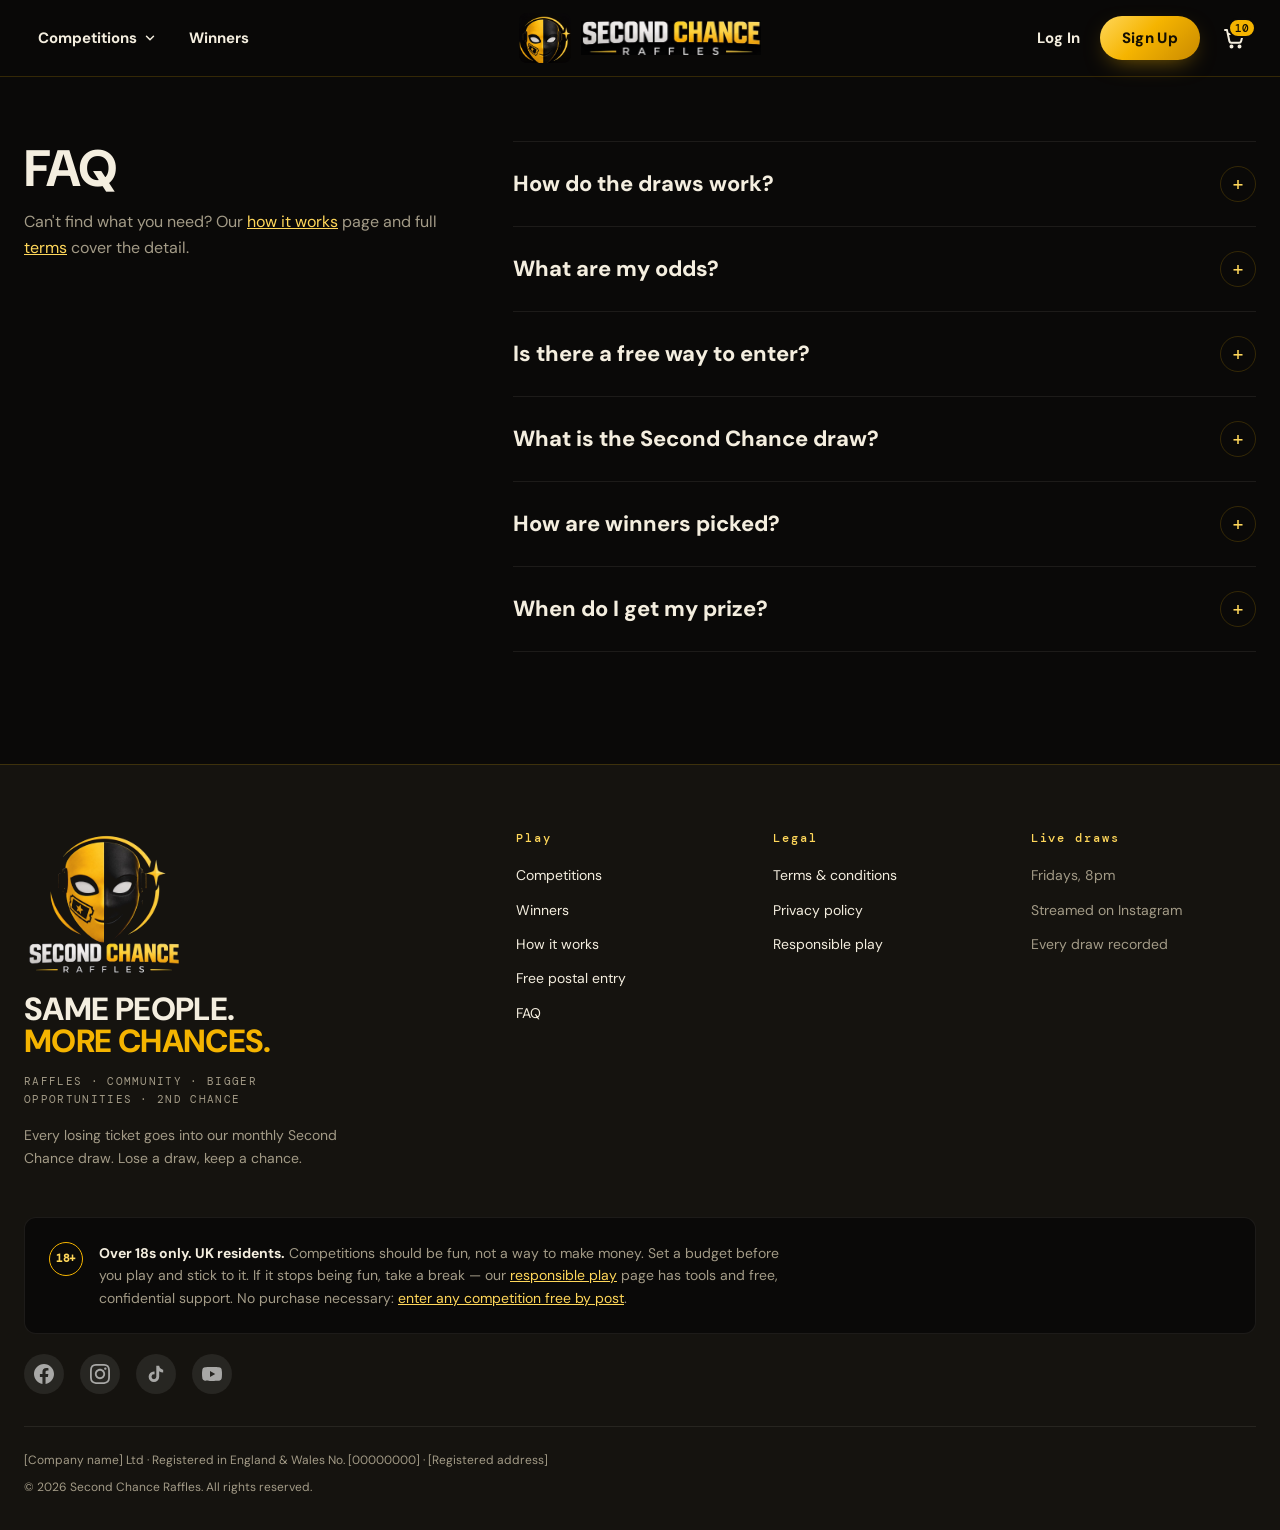
<file: faq.html>
<!doctype html>
<html lang="en-GB" class="no-js">
<head>
  <meta charset="utf-8">
  <meta name="viewport" content="width=device-width, initial-scale=1">
  <title>FAQ | Second Chance Raffles</title>
  <meta name="description" content="Answers to common questions about Second Chance Raffles: draws, odds, free postal entry, the Second Chance draw and prizes.">
  <meta name="theme-color" content="#0A0908">
  <link rel="preconnect" href="https://fonts.googleapis.com">
  <link rel="preconnect" href="https://fonts.gstatic.com" crossorigin>
  <link rel="stylesheet" href="https://fonts.googleapis.com/css2?family=Anton&family=DM+Mono:wght@400;500&family=DM+Sans:wght@400;500;700;800&display=swap">
  <link rel="stylesheet" href="css/styles.css?v=b6978705">
</head>
<body>
  <a class="skip-link" href="#main">Skip to content</a>

  <header class="site-header">
    <div class="container header__inner">
      <div class="header__left">
        <button class="burger" type="button" aria-expanded="false" aria-controls="mobile-menu" aria-label="Open menu" data-menu-toggle>
          <span class="burger__lines" aria-hidden="true"><span></span><span></span><span></span></span>
        </button>
        <nav class="nav" aria-label="Main">
          <ul class="nav__list">
            <li class="nav-dd" data-dropdown>
              <button class="nav__link" type="button" aria-expanded="false" aria-controls="mega-competitions" data-dropdown-toggle>Competitions <svg class="nav__chev" viewBox="0 0 24 24" aria-hidden="true" fill="none" stroke="currentColor" stroke-width="2.5" stroke-linecap="round" stroke-linejoin="round"><path d="m6 9 6 6 6-6"/></svg></button>
              <div class="mega" id="mega-competitions">
                <div class="container mega__inner">
                  <div class="mega__col">
                    <h2 class="mega__heading">Categories</h2>
                    <ul class="mega__cats">
                <li><a class="mega__cat" href="index.html#cars">Cars</a></li>
                <li><a class="mega__cat" href="index.html#houses">Houses</a></li>
                <li><a class="mega__cat" href="index.html#tech">Tech</a></li>
                <li><a class="mega__cat" href="index.html#cash">Cash</a></li>
                <li><a class="mega__cat" href="index.html#all">Lifestyle</a></li>
                    </ul>
                  </div>
                  <div class="mega__col">
                    <h2 class="mega__heading">Featured</h2>
                    <ul class="mega__feats">
                <li class="mega__feat">
                  <span class="mega__thumb" aria-hidden="true"><svg viewBox="0 0 24 24" aria-hidden="true" fill="none" stroke="currentColor" stroke-width="2" stroke-linecap="round" stroke-linejoin="round" stroke-width="1.5"><path d="M5 16h14M3 16v-3l2-5h14l2 5v3"/><circle cx="7.5" cy="16.5" r="1.5"/><circle cx="16.5" cy="16.5" r="1.5"/></svg></span>
                  <span class="mega__feat-text">
                    <span class="mega__feat-name">VW Golf R</span>
                    <span class="mega__tag">Ends Sunday</span>
                  </span>
                  <a class="btn btn--gold mega__enter" href="competition.html?id=19" aria-label="Enter VW Golf R">Enter</a>
                </li>
                <li class="mega__feat">
                  <span class="mega__thumb" aria-hidden="true"><svg viewBox="0 0 24 24" aria-hidden="true" fill="none" stroke="currentColor" stroke-width="2" stroke-linecap="round" stroke-linejoin="round" stroke-width="1.5"><rect x="3" y="6" width="18" height="12" rx="1.5"/><circle cx="12" cy="12" r="2.5"/></svg></span>
                  <span class="mega__feat-text">
                    <span class="mega__feat-name">£10,000 Tax-Free Cash</span>
                    <span class="mega__tag">Ends Sunday</span>
                  </span>
                  <a class="btn btn--gold mega__enter" href="competition.html?id=13" aria-label="Enter £10,000 Tax-Free Cash">Enter</a>
                </li>
                <li class="mega__feat">
                  <span class="mega__thumb" aria-hidden="true"><svg viewBox="0 0 24 24" aria-hidden="true" fill="none" stroke="currentColor" stroke-width="2" stroke-linecap="round" stroke-linejoin="round" stroke-width="1.5"><rect x="3" y="7" width="18" height="10" rx="5"/><path d="M8 10v4M6 12h4M15.5 11h.01M17.5 13h.01"/></svg></span>
                  <span class="mega__feat-text">
                    <span class="mega__feat-name">PS5 Pro</span>
                    <span class="mega__tag">Ends Tomorrow</span>
                  </span>
                  <a class="btn btn--gold mega__enter" href="competition.html?id=10" aria-label="Enter PS5 Pro">Enter</a>
                </li>
                    </ul>
                  </div>
                  <div class="mega__col">
                    <h2 class="mega__heading">Quick links</h2>
                    <ul class="mega__cards">
                <li><a class="mega__card mega__card--amber" href="index.html#featured"><span class="mega__card-icon"><svg viewBox="0 0 24 24" aria-hidden="true" fill="none" stroke="currentColor" stroke-width="2" stroke-linecap="round" stroke-linejoin="round"><path d="M12 3l2.7 5.6 6.1.8-4.5 4.2 1.1 6.1L12 16.8l-5.4 2.9 1.1-6.1-4.5-4.2 6.1-.8z"/></svg></span><span class="mega__card-text"><span class="mega__card-title">Featured Competitions</span><span class="mega__card-count">3 Competitions</span></span><span class="mega__card-arrow"><svg viewBox="0 0 24 24" aria-hidden="true" fill="none" stroke="currentColor" stroke-width="2" stroke-linecap="round" stroke-linejoin="round"><path d="M5 12h14M13 6l6 6-6 6"/></svg></span></a></li>
                <li><a class="mega__card mega__card--red" href="index.html#ending-soon"><span class="mega__card-icon"><svg viewBox="0 0 24 24" aria-hidden="true" fill="none" stroke="currentColor" stroke-width="2" stroke-linecap="round" stroke-linejoin="round"><circle cx="12" cy="12" r="9"/><path d="M12 7v5l3 2"/></svg></span><span class="mega__card-text"><span class="mega__card-title">Ending Soon</span><span class="mega__card-count">6 Competitions</span></span><span class="mega__card-arrow"><svg viewBox="0 0 24 24" aria-hidden="true" fill="none" stroke="currentColor" stroke-width="2" stroke-linecap="round" stroke-linejoin="round"><path d="M5 12h14M13 6l6 6-6 6"/></svg></span></a></li>
                <li><a class="mega__card mega__card--purple" href="index.html#ending-soon"><span class="mega__card-icon"><svg viewBox="0 0 24 24" aria-hidden="true" fill="none" stroke="currentColor" stroke-width="2" stroke-linecap="round" stroke-linejoin="round"><circle cx="12" cy="12" r="9"/><path d="M12 7v5l3 2"/></svg></span><span class="mega__card-text"><span class="mega__card-title">Ends Tomorrow</span><span class="mega__card-count">2 Competitions</span></span><span class="mega__card-arrow"><svg viewBox="0 0 24 24" aria-hidden="true" fill="none" stroke="currentColor" stroke-width="2" stroke-linecap="round" stroke-linejoin="round"><path d="M5 12h14M13 6l6 6-6 6"/></svg></span></a></li>
                <li><a class="mega__card mega__card--yellow" href="index.html#instant-wins"><span class="mega__card-icon"><svg viewBox="0 0 24 24" aria-hidden="true" fill="none" stroke="currentColor" stroke-width="2" stroke-linecap="round" stroke-linejoin="round"><path d="M13 2 4 14h7l-1 8 9-12h-7z"/></svg></span><span class="mega__card-text"><span class="mega__card-title">Instant Wins</span><span class="mega__card-count">4 Competitions</span></span><span class="mega__card-arrow"><svg viewBox="0 0 24 24" aria-hidden="true" fill="none" stroke="currentColor" stroke-width="2" stroke-linecap="round" stroke-linejoin="round"><path d="M5 12h14M13 6l6 6-6 6"/></svg></span></a></li>
                <li><a class="mega__card mega__card--green" href="free-entry.html"><span class="mega__card-icon"><svg viewBox="0 0 24 24" aria-hidden="true" fill="none" stroke="currentColor" stroke-width="2" stroke-linecap="round" stroke-linejoin="round"><rect x="3" y="8" width="18" height="4" rx="1"/><path d="M12 8v13M5 12v9h14v-9M12 8S10.5 3 8 3a2.5 2.5 0 0 0 0 5M12 8s1.5-5 4-5a2.5 2.5 0 0 1 0 5"/></svg></span><span class="mega__card-text"><span class="mega__card-title">Free Comps</span><span class="mega__card-count">8 Competitions</span></span><span class="mega__card-arrow"><svg viewBox="0 0 24 24" aria-hidden="true" fill="none" stroke="currentColor" stroke-width="2" stroke-linecap="round" stroke-linejoin="round"><path d="M5 12h14M13 6l6 6-6 6"/></svg></span></a></li>
                <li><a class="mega__card mega__card--slate" href="index.html#all"><span class="mega__card-icon"><svg viewBox="0 0 24 24" aria-hidden="true" fill="none" stroke="currentColor" stroke-width="2" stroke-linecap="round" stroke-linejoin="round"><rect x="3" y="3" width="7" height="7" rx="1.5"/><rect x="14" y="3" width="7" height="7" rx="1.5"/><rect x="3" y="14" width="7" height="7" rx="1.5"/><rect x="14" y="14" width="7" height="7" rx="1.5"/></svg></span><span class="mega__card-text"><span class="mega__card-title">All Competitions</span><span class="mega__card-count">20 Competitions</span></span><span class="mega__card-arrow"><svg viewBox="0 0 24 24" aria-hidden="true" fill="none" stroke="currentColor" stroke-width="2" stroke-linecap="round" stroke-linejoin="round"><path d="M5 12h14M13 6l6 6-6 6"/></svg></span></a></li>
                    </ul>
                  </div>
                </div>
              </div>
            </li>
            <li><a class="nav__link" href="winners.html">Winners</a></li>
          </ul>
        </nav>
      </div>

      <a class="logo" href="index.html" aria-label="Second Chance Raffles home">
        <img class="logo__mark" src="assets/logo-mark.jpeg" alt="" width="590" height="560">
        <img class="logo__word" src="assets/logo-wordmark.jpeg" alt="" width="760" height="146">
      </a>

      <div class="header__right">
        <a class="header__login" href="#">Log In</a>
        <a class="btn btn--gold header__signup" href="#">Sign Up</a>
        <a class="cart" href="cart.html" aria-label="Basket, 0 tickets" aria-haspopup="true" aria-expanded="false" aria-controls="mini-cart" data-mini-cart-toggle>
          <span class="cart__icon"><svg viewBox="0 0 24 24" aria-hidden="true" fill="none" stroke="currentColor" stroke-width="2" stroke-linecap="round" stroke-linejoin="round"><path d="M3 4h2l2.4 11.2a2 2 0 0 0 2 1.6h7.7a2 2 0 0 0 2-1.5L21 8H6.2"/><circle cx="9.5" cy="20.5" r="1"/><circle cx="17.5" cy="20.5" r="1"/></svg></span>
          <span class="cart__badge" aria-hidden="true">0</span>
          <span class="visually-hidden" aria-live="polite" data-cart-announce></span>
        </a>
        <div class="mini-cart" id="mini-cart" role="region" aria-label="Basket" hidden data-mini-cart></div>
      </div>
    </div>
  </header>

  <div class="mobile-menu" id="mobile-menu" aria-label="Menu">
    <ul class="mm__list">
      <li>
        <button class="mm__top" type="button" aria-expanded="false" aria-controls="mm-competitions" data-accordion>Competitions <svg class="nav__chev" viewBox="0 0 24 24" aria-hidden="true" fill="none" stroke="currentColor" stroke-width="2.5" stroke-linecap="round" stroke-linejoin="round"><path d="m6 9 6 6 6-6"/></svg></button>
        <ul class="mm__sub" id="mm-competitions" hidden>
          <li><a class="mm__link" href="index.html#cars">Cars</a></li>
          <li><a class="mm__link" href="index.html#houses">Houses</a></li>
          <li><a class="mm__link" href="index.html#tech">Tech</a></li>
          <li><a class="mm__link" href="index.html#cash">Cash</a></li>
          <li><a class="mm__link" href="index.html#all">Lifestyle</a></li>
          <li class="mm__divider" aria-hidden="true"></li>
          <li><a class="mm__link" href="index.html#featured">Featured Competitions<span class="mm__count">3 Competitions</span></a></li>
          <li><a class="mm__link" href="index.html#ending-soon">Ending Soon<span class="mm__count">6 Competitions</span></a></li>
          <li><a class="mm__link" href="index.html#ending-soon">Ends Tomorrow<span class="mm__count">2 Competitions</span></a></li>
          <li><a class="mm__link" href="index.html#instant-wins">Instant Wins<span class="mm__count">4 Competitions</span></a></li>
          <li><a class="mm__link" href="free-entry.html">Free Comps<span class="mm__count">8 Competitions</span></a></li>
          <li><a class="mm__link" href="index.html#all">All Competitions<span class="mm__count">20 Competitions</span></a></li>
        </ul>
      </li>
      <li><a class="mm__top" href="winners.html">Winners</a></li>
    </ul>
    <div class="mm__actions">
      <a class="btn btn--gold btn--block" href="#">Sign Up</a>
      <a class="mm__login" href="#">Log In</a>
    </div>
  </div>

  <main id="main">
    <section class="section faq-page" aria-labelledby="faq-title">
      <div class="container faq__inner">
        <header class="section-head faq__head">
          <h1 id="faq-title" class="section-title">FAQ</h1>
          <p class="muted">Can't find what you need? Our <a href="index.html#how-it-works">how it works</a> page and full <a href="terms.html">terms</a> cover the detail.</p>
        </header>

        <div class="faq">
          <details class="faq__item" name="faq">
            <summary>How do the draws work?</summary>
            <div class="faq__body">
              <p>Every competition has a fixed number of tickets and a closing date. When the countdown hits zero, entries close and we draw the winner live on Instagram. The draw happens on the advertised date even if not every ticket has sold, so there is always a winner.</p>
            </div>
          </details>
          <details class="faq__item" name="faq">
            <summary>What are my odds?</summary>
            <div class="faq__body">
              <p>Your odds are printed on every competition. Entries are capped, so one ticket in a 1,999-ticket draw is a 1 in 1,999 chance. Ten tickets is 10 in 1,999. If fewer tickets sell, your real odds are better than the number shown, never worse.</p>
            </div>
          </details>
          <details class="faq__item" name="faq">
            <summary>Is there a free way to enter?</summary>
            <div class="faq__body">
              <p>Yes. Every competition can be entered free by post, and postal entries go into the same draw with exactly the same odds as paid ones. Full instructions, including the address and what to include, are on our <a href="free-entry.html">free postal entry</a> page.</p>
            </div>
          </details>
          <details class="faq__item" name="faq">
            <summary>What is the Second Chance draw?</summary>
            <div class="faq__body">
              <p>It's our promise that a losing ticket isn't the end. Every non-winning entry from that month's competitions goes into a Second Chance draw at month end, automatically and at no extra cost. It's drawn live, just like everything else.</p>
            </div>
          </details>
          <details class="faq__item" name="faq">
            <summary>How are winners picked?</summary>
            <div class="faq__body">
              <p>Each entry gets a ticket number. On draw night we use an independent random number generator, live on camera, to pick the winning number. Only entries with the correct answer to the competition question are eligible. Every draw is recorded and the winning ticket number is posted on our <a href="winners.html">winners page</a>.</p>
            </div>
          </details>
          <details class="faq__item" name="faq">
            <summary>When do I get my prize?</summary>
            <div class="faq__body">
              <p>We contact winners by phone and email within 24 hours of the draw. Cash prizes are paid by bank transfer within 48 hours of us confirming your details. Physical prizes are usually delivered within 14 days, and we arrange car handovers with you directly. Where a cash alternative is offered, the choice is yours.</p>
            </div>
          </details>
        </div>
      </div>
    </section>
  </main>

  <footer class="site-footer">
    <div class="container">
      <div class="footer__top">
        <div class="footer__brand">
          <img src="assets/logo-lockup.jpeg" alt="Second Chance Raffles" width="800" height="740" loading="lazy">
          <p class="footer__tagline">Same people.<br><span class="gold">More chances.</span></p>
          <p class="footer__pillars">Raffles · Community · Bigger opportunities · 2nd chance</p>
          <p>Every losing ticket goes into our monthly Second Chance draw. Lose a draw, keep a chance.</p>
        </div>
        <div class="footer__cols">
          <div class="footer__col"><h2>Play</h2><ul>
            <li><a href="index.html#all">Competitions</a></li>
            <li><a href="winners.html">Winners</a></li>
            <li><a href="index.html#how-it-works">How it works</a></li>
            <li><a href="free-entry.html">Free postal entry</a></li>
            <li><a href="faq.html">FAQ</a></li>
          </ul></div>
          <div class="footer__col"><h2>Legal</h2><ul>
            <li><a href="terms.html">Terms &amp; conditions</a></li>
            <li><a href="privacy.html">Privacy policy</a></li>
            <li><a href="responsible-gaming.html">Responsible play</a></li>
          </ul></div>
          <div class="footer__col"><h2>Live draws</h2><ul>
            <li>Fridays, 8pm</li>
            <li>Streamed on Instagram</li>
            <li>Every draw recorded</li>
          </ul></div>
        </div>
      </div>

      <div class="footer__play">
        <span class="chip-18" aria-hidden="true">18+</span>
        <p><strong>Over 18s only. UK residents.</strong> Competitions should be fun, not a way to make money. Set a budget before you play and stick to it. If it stops being fun, take a break — our <a href="responsible-gaming.html">responsible play</a> page has tools and free, confidential support. No purchase necessary: <a href="free-entry.html">enter any competition free by post</a>.</p>
      </div>

      <!-- Social media links — client to update href="#" with actual profile URLs -->
      <div class="footer-social">
        <a href="#" class="footer-social__link" aria-label="Facebook" data-social="facebook">
          <svg width="20" height="20" viewBox="0 0 24 24" fill="currentColor" aria-hidden="true"><path d="M24 12.073c0-6.627-5.373-12-12-12s-12 5.373-12 12c0 5.99 4.388 10.954 10.125 11.854v-8.385H7.078v-3.47h3.047V9.43c0-3.007 1.792-4.669 4.533-4.669 1.312 0 2.686.235 2.686.235v2.953H15.83c-1.491 0-1.956.925-1.956 1.874v2.25h3.328l-.532 3.47h-2.796v8.385C19.612 23.027 24 18.062 24 12.073z"/></svg>
        </a>
        <a href="#" class="footer-social__link" aria-label="Instagram" data-social="instagram">
          <svg width="20" height="20" viewBox="0 0 24 24" fill="currentColor" aria-hidden="true"><path d="M12 2.163c3.204 0 3.584.012 4.85.07 3.252.148 4.771 1.691 4.919 4.919.058 1.265.069 1.645.069 4.849 0 3.205-.012 3.584-.069 4.849-.149 3.225-1.664 4.771-4.919 4.919-1.266.058-1.644.07-4.85.07-3.204 0-3.584-.012-4.849-.07-3.26-.149-4.771-1.699-4.919-4.92-.058-1.265-.07-1.644-.07-4.849 0-3.204.013-3.583.07-4.849.149-3.227 1.664-4.771 4.919-4.919 1.266-.057 1.645-.069 4.849-.069zm0-2.163c-3.259 0-3.667.014-4.947.072-4.358.2-6.78 2.618-6.98 6.98-.059 1.281-.073 1.689-.073 4.948 0 3.259.014 3.668.072 4.948.2 4.358 2.618 6.78 6.98 6.98 1.281.058 1.689.072 4.948.072 3.259 0 3.668-.014 4.948-.072 4.354-.2 6.782-2.618 6.979-6.98.059-1.28.073-1.689.073-4.948 0-3.259-.014-3.667-.072-4.947-.196-4.354-2.617-6.78-6.979-6.98-1.281-.059-1.69-.073-4.949-.073zm0 5.838c-3.403 0-6.162 2.759-6.162 6.162s2.759 6.163 6.162 6.163 6.162-2.759 6.162-6.163c0-3.403-2.759-6.162-6.162-6.162zm0 10.162c-2.209 0-4-1.79-4-4 0-2.209 1.791-4 4-4s4 1.791 4 4c0 2.21-1.791 4-4 4zm6.406-11.845c-.796 0-1.441.645-1.441 1.44s.645 1.44 1.441 1.44c.795 0 1.439-.645 1.439-1.44s-.644-1.44-1.439-1.44z"/></svg>
        </a>
        <a href="#" class="footer-social__link" aria-label="TikTok" data-social="tiktok">
          <svg width="20" height="20" viewBox="0 0 24 24" fill="currentColor" aria-hidden="true"><path d="M19.59 6.69a4.83 4.83 0 01-3.77-4.25V2h-3.45v13.67a2.89 2.89 0 01-2.88 2.5 2.89 2.89 0 01-2.89-2.89 2.89 2.89 0 012.89-2.89c.28 0 .54.04.79.1V9.01a6.32 6.32 0 00-.79-.05 6.34 6.34 0 00-6.34 6.34 6.34 6.34 0 006.34 6.34 6.34 6.34 0 006.33-6.34V8.69a8.18 8.18 0 004.79 1.54V6.78a4.85 4.85 0 01-1.02-.09z"/></svg>
        </a>
        <a href="#" class="footer-social__link" aria-label="YouTube" data-social="youtube">
          <svg width="20" height="20" viewBox="0 0 24 24" fill="currentColor" aria-hidden="true"><path d="M23.495 6.205a3.007 3.007 0 00-2.088-2.088c-1.87-.501-9.396-.501-9.396-.501s-7.507-.01-9.396.501A3.007 3.007 0 00.527 6.205a31.247 31.247 0 00-.522 5.805 31.247 31.247 0 00.522 5.783 3.007 3.007 0 002.088 2.088c1.868.502 9.396.502 9.396.502s7.506 0 9.396-.502a3.007 3.007 0 002.088-2.088 31.247 31.247 0 00.5-5.783 31.247 31.247 0 00-.5-5.805zM9.609 15.601V8.408l6.264 3.602z"/></svg>
        </a>
      </div>

      <div class="footer__bottom">
        <p>[Company name] Ltd · Registered in England &amp; Wales No. [00000000] · [Registered address]</p>
        <p>© 2026 Second Chance Raffles. All rights reserved.</p>
      </div>
    </div>
  </footer>

  <script src="data/competitions.js?v=31812f98"></script>
  <script src="js/main.js?v=f2cb6942"></script>
</body>
</html>
</file>
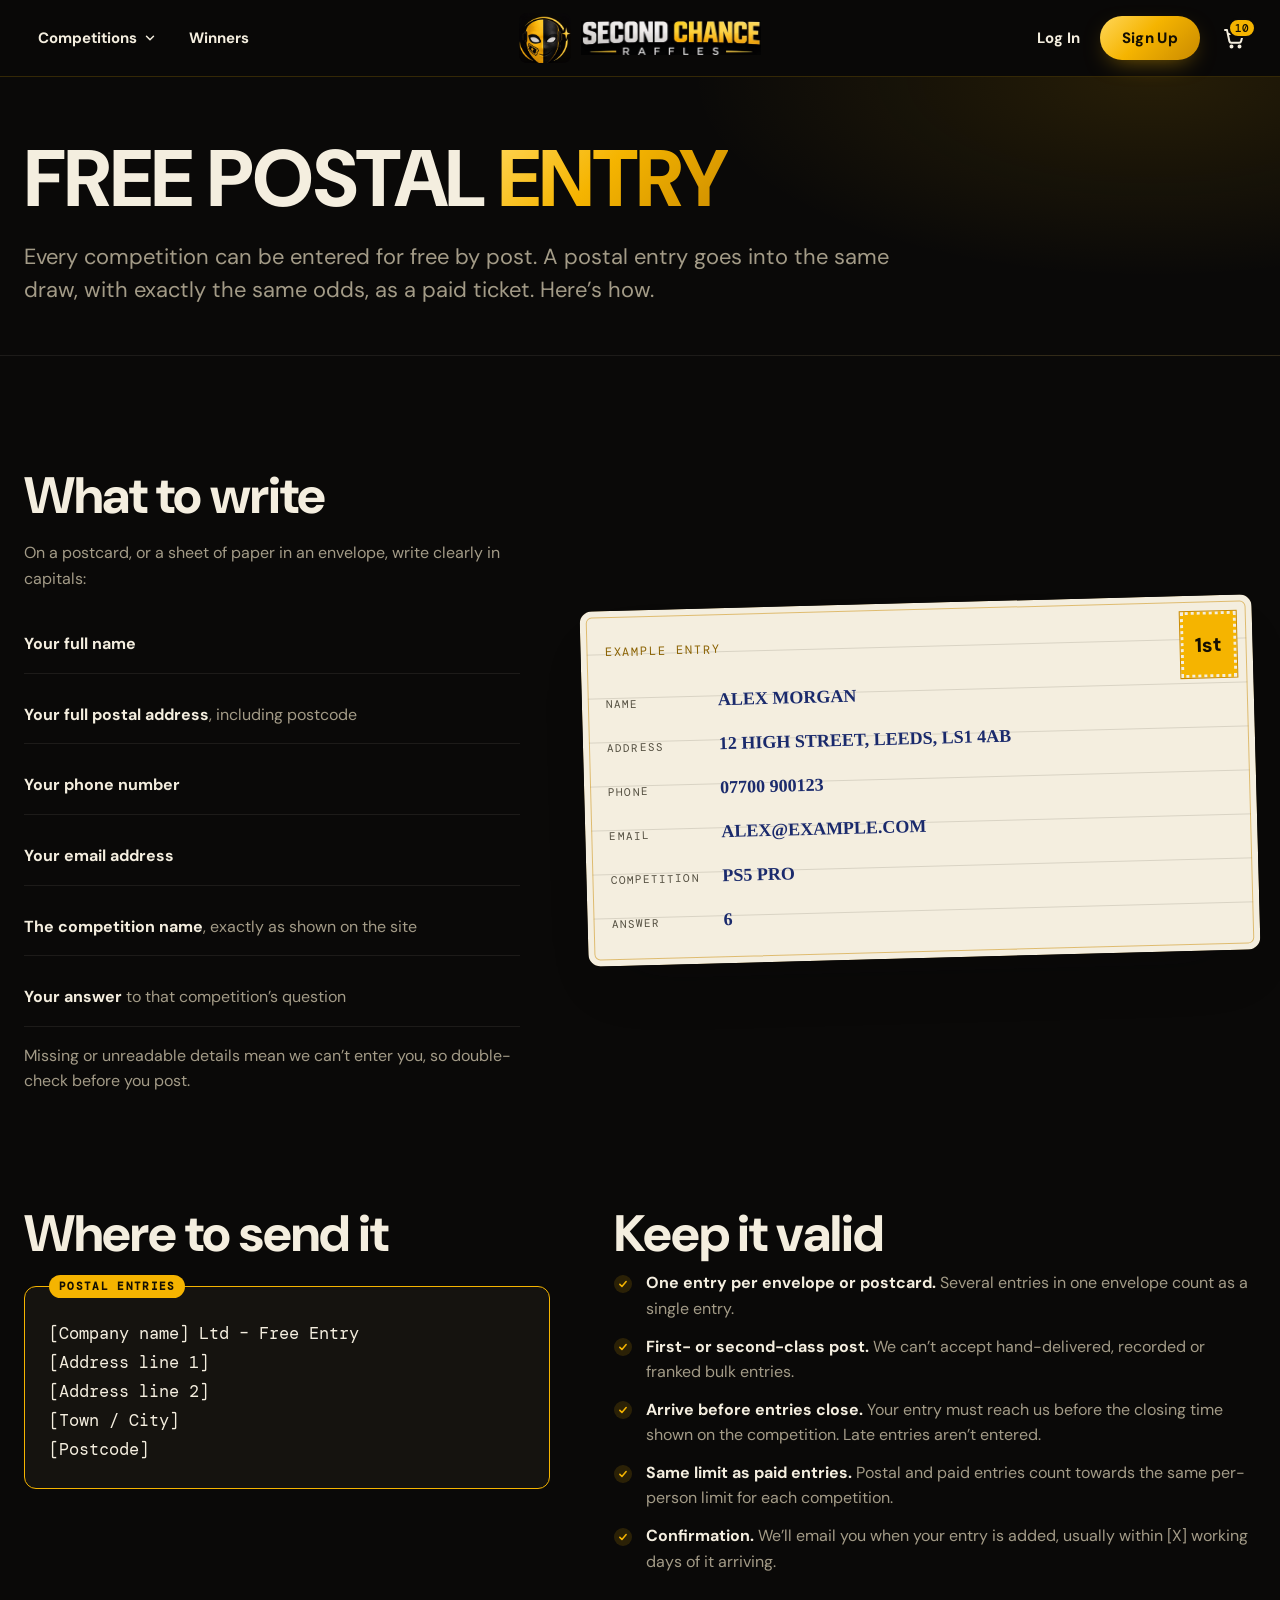
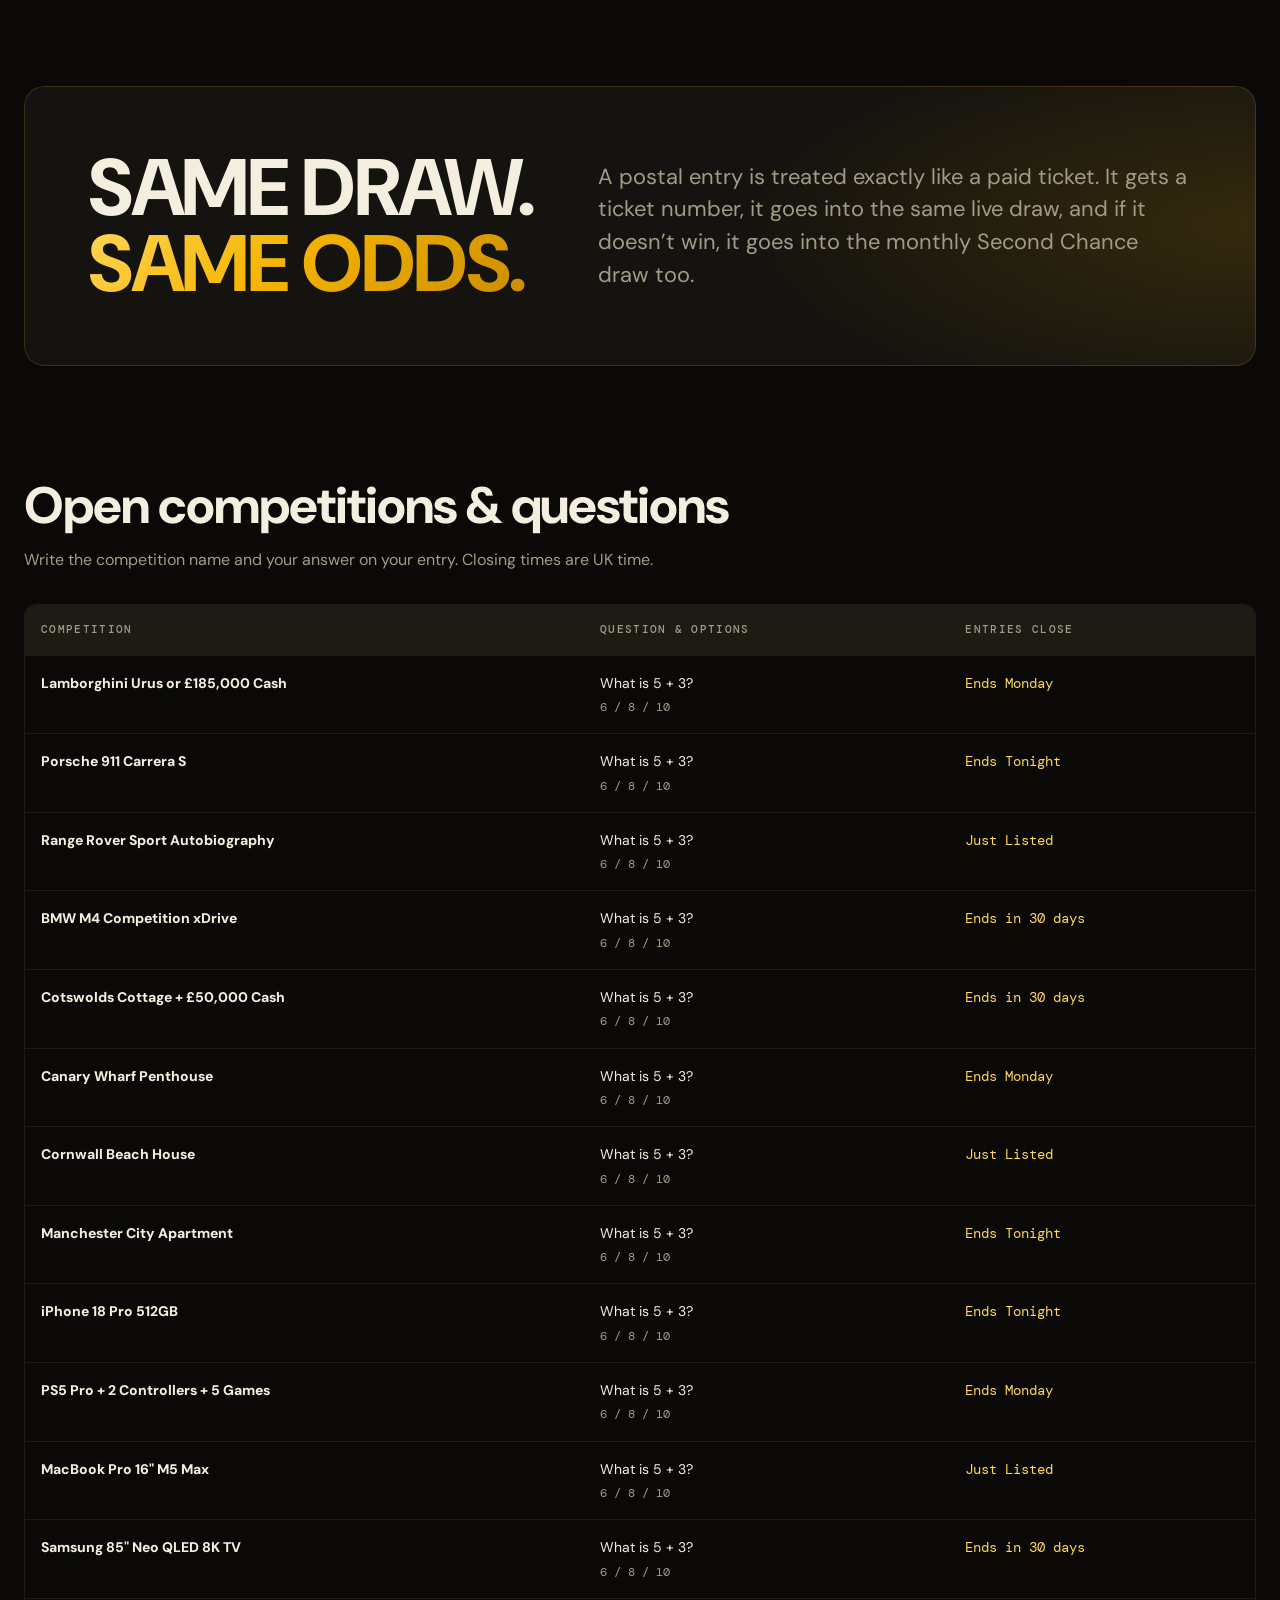
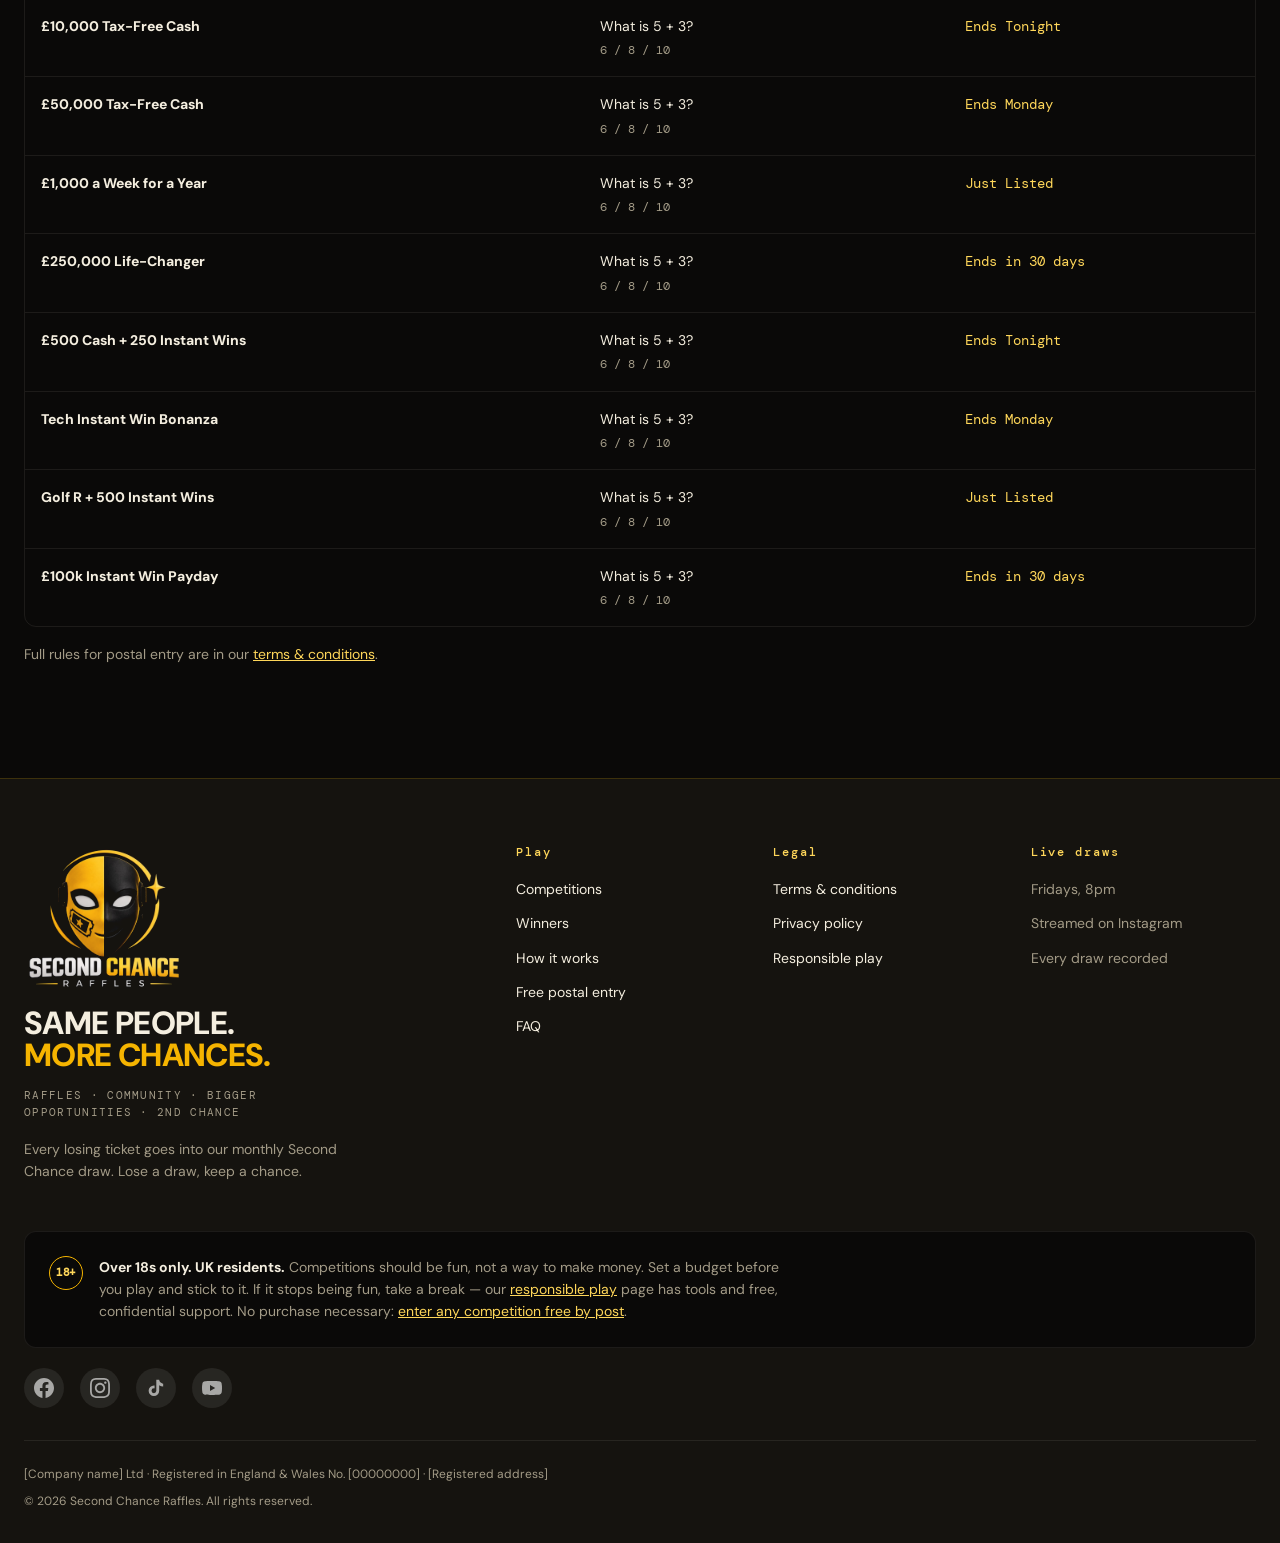
<file: free-entry.html>
<!doctype html>
<html lang="en-GB" class="no-js">
<head>
  <meta charset="utf-8">
  <meta name="viewport" content="width=device-width, initial-scale=1">
  <title>Free Postal Entry | Second Chance Raffles</title>
  <meta name="description" content="Enter any Second Chance Raffles competition free by post. Same odds, same draw, no purchase necessary.">
  <meta name="theme-color" content="#0A0908">
  <link rel="preconnect" href="https://fonts.googleapis.com">
  <link rel="preconnect" href="https://fonts.gstatic.com" crossorigin>
  <link rel="stylesheet" href="https://fonts.googleapis.com/css2?family=Anton&family=DM+Mono:wght@400;500&family=DM+Sans:wght@400;500;700;800&display=swap">
  <link rel="stylesheet" href="css/styles.css?v=b6978705">
</head>
<body>
  <a class="skip-link" href="#main">Skip to content</a>

  <header class="site-header">
    <div class="container header__inner">
      <div class="header__left">
        <button class="burger" type="button" aria-expanded="false" aria-controls="mobile-menu" aria-label="Open menu" data-menu-toggle>
          <span class="burger__lines" aria-hidden="true"><span></span><span></span><span></span></span>
        </button>
        <nav class="nav" aria-label="Main">
          <ul class="nav__list">
            <li class="nav-dd" data-dropdown>
              <button class="nav__link" type="button" aria-expanded="false" aria-controls="mega-competitions" data-dropdown-toggle>Competitions <svg class="nav__chev" viewBox="0 0 24 24" aria-hidden="true" fill="none" stroke="currentColor" stroke-width="2.5" stroke-linecap="round" stroke-linejoin="round"><path d="m6 9 6 6 6-6"/></svg></button>
              <div class="mega" id="mega-competitions">
                <div class="container mega__inner">
                  <div class="mega__col">
                    <h2 class="mega__heading">Categories</h2>
                    <ul class="mega__cats">
                <li><a class="mega__cat" href="index.html#cars">Cars</a></li>
                <li><a class="mega__cat" href="index.html#houses">Houses</a></li>
                <li><a class="mega__cat" href="index.html#tech">Tech</a></li>
                <li><a class="mega__cat" href="index.html#cash">Cash</a></li>
                <li><a class="mega__cat" href="index.html#all">Lifestyle</a></li>
                    </ul>
                  </div>
                  <div class="mega__col">
                    <h2 class="mega__heading">Featured</h2>
                    <ul class="mega__feats">
                <li class="mega__feat">
                  <span class="mega__thumb" aria-hidden="true"><svg viewBox="0 0 24 24" aria-hidden="true" fill="none" stroke="currentColor" stroke-width="2" stroke-linecap="round" stroke-linejoin="round" stroke-width="1.5"><path d="M5 16h14M3 16v-3l2-5h14l2 5v3"/><circle cx="7.5" cy="16.5" r="1.5"/><circle cx="16.5" cy="16.5" r="1.5"/></svg></span>
                  <span class="mega__feat-text">
                    <span class="mega__feat-name">VW Golf R</span>
                    <span class="mega__tag">Ends Sunday</span>
                  </span>
                  <a class="btn btn--gold mega__enter" href="competition.html?id=19" aria-label="Enter VW Golf R">Enter</a>
                </li>
                <li class="mega__feat">
                  <span class="mega__thumb" aria-hidden="true"><svg viewBox="0 0 24 24" aria-hidden="true" fill="none" stroke="currentColor" stroke-width="2" stroke-linecap="round" stroke-linejoin="round" stroke-width="1.5"><rect x="3" y="6" width="18" height="12" rx="1.5"/><circle cx="12" cy="12" r="2.5"/></svg></span>
                  <span class="mega__feat-text">
                    <span class="mega__feat-name">£10,000 Tax-Free Cash</span>
                    <span class="mega__tag">Ends Sunday</span>
                  </span>
                  <a class="btn btn--gold mega__enter" href="competition.html?id=13" aria-label="Enter £10,000 Tax-Free Cash">Enter</a>
                </li>
                <li class="mega__feat">
                  <span class="mega__thumb" aria-hidden="true"><svg viewBox="0 0 24 24" aria-hidden="true" fill="none" stroke="currentColor" stroke-width="2" stroke-linecap="round" stroke-linejoin="round" stroke-width="1.5"><rect x="3" y="7" width="18" height="10" rx="5"/><path d="M8 10v4M6 12h4M15.5 11h.01M17.5 13h.01"/></svg></span>
                  <span class="mega__feat-text">
                    <span class="mega__feat-name">PS5 Pro</span>
                    <span class="mega__tag">Ends Tomorrow</span>
                  </span>
                  <a class="btn btn--gold mega__enter" href="competition.html?id=10" aria-label="Enter PS5 Pro">Enter</a>
                </li>
                    </ul>
                  </div>
                  <div class="mega__col">
                    <h2 class="mega__heading">Quick links</h2>
                    <ul class="mega__cards">
                <li><a class="mega__card mega__card--amber" href="index.html#featured"><span class="mega__card-icon"><svg viewBox="0 0 24 24" aria-hidden="true" fill="none" stroke="currentColor" stroke-width="2" stroke-linecap="round" stroke-linejoin="round"><path d="M12 3l2.7 5.6 6.1.8-4.5 4.2 1.1 6.1L12 16.8l-5.4 2.9 1.1-6.1-4.5-4.2 6.1-.8z"/></svg></span><span class="mega__card-text"><span class="mega__card-title">Featured Competitions</span><span class="mega__card-count">3 Competitions</span></span><span class="mega__card-arrow"><svg viewBox="0 0 24 24" aria-hidden="true" fill="none" stroke="currentColor" stroke-width="2" stroke-linecap="round" stroke-linejoin="round"><path d="M5 12h14M13 6l6 6-6 6"/></svg></span></a></li>
                <li><a class="mega__card mega__card--red" href="index.html#ending-soon"><span class="mega__card-icon"><svg viewBox="0 0 24 24" aria-hidden="true" fill="none" stroke="currentColor" stroke-width="2" stroke-linecap="round" stroke-linejoin="round"><circle cx="12" cy="12" r="9"/><path d="M12 7v5l3 2"/></svg></span><span class="mega__card-text"><span class="mega__card-title">Ending Soon</span><span class="mega__card-count">6 Competitions</span></span><span class="mega__card-arrow"><svg viewBox="0 0 24 24" aria-hidden="true" fill="none" stroke="currentColor" stroke-width="2" stroke-linecap="round" stroke-linejoin="round"><path d="M5 12h14M13 6l6 6-6 6"/></svg></span></a></li>
                <li><a class="mega__card mega__card--purple" href="index.html#ending-soon"><span class="mega__card-icon"><svg viewBox="0 0 24 24" aria-hidden="true" fill="none" stroke="currentColor" stroke-width="2" stroke-linecap="round" stroke-linejoin="round"><circle cx="12" cy="12" r="9"/><path d="M12 7v5l3 2"/></svg></span><span class="mega__card-text"><span class="mega__card-title">Ends Tomorrow</span><span class="mega__card-count">2 Competitions</span></span><span class="mega__card-arrow"><svg viewBox="0 0 24 24" aria-hidden="true" fill="none" stroke="currentColor" stroke-width="2" stroke-linecap="round" stroke-linejoin="round"><path d="M5 12h14M13 6l6 6-6 6"/></svg></span></a></li>
                <li><a class="mega__card mega__card--yellow" href="index.html#instant-wins"><span class="mega__card-icon"><svg viewBox="0 0 24 24" aria-hidden="true" fill="none" stroke="currentColor" stroke-width="2" stroke-linecap="round" stroke-linejoin="round"><path d="M13 2 4 14h7l-1 8 9-12h-7z"/></svg></span><span class="mega__card-text"><span class="mega__card-title">Instant Wins</span><span class="mega__card-count">4 Competitions</span></span><span class="mega__card-arrow"><svg viewBox="0 0 24 24" aria-hidden="true" fill="none" stroke="currentColor" stroke-width="2" stroke-linecap="round" stroke-linejoin="round"><path d="M5 12h14M13 6l6 6-6 6"/></svg></span></a></li>
                <li><a class="mega__card mega__card--green" href="free-entry.html"><span class="mega__card-icon"><svg viewBox="0 0 24 24" aria-hidden="true" fill="none" stroke="currentColor" stroke-width="2" stroke-linecap="round" stroke-linejoin="round"><rect x="3" y="8" width="18" height="4" rx="1"/><path d="M12 8v13M5 12v9h14v-9M12 8S10.5 3 8 3a2.5 2.5 0 0 0 0 5M12 8s1.5-5 4-5a2.5 2.5 0 0 1 0 5"/></svg></span><span class="mega__card-text"><span class="mega__card-title">Free Comps</span><span class="mega__card-count">8 Competitions</span></span><span class="mega__card-arrow"><svg viewBox="0 0 24 24" aria-hidden="true" fill="none" stroke="currentColor" stroke-width="2" stroke-linecap="round" stroke-linejoin="round"><path d="M5 12h14M13 6l6 6-6 6"/></svg></span></a></li>
                <li><a class="mega__card mega__card--slate" href="index.html#all"><span class="mega__card-icon"><svg viewBox="0 0 24 24" aria-hidden="true" fill="none" stroke="currentColor" stroke-width="2" stroke-linecap="round" stroke-linejoin="round"><rect x="3" y="3" width="7" height="7" rx="1.5"/><rect x="14" y="3" width="7" height="7" rx="1.5"/><rect x="3" y="14" width="7" height="7" rx="1.5"/><rect x="14" y="14" width="7" height="7" rx="1.5"/></svg></span><span class="mega__card-text"><span class="mega__card-title">All Competitions</span><span class="mega__card-count">20 Competitions</span></span><span class="mega__card-arrow"><svg viewBox="0 0 24 24" aria-hidden="true" fill="none" stroke="currentColor" stroke-width="2" stroke-linecap="round" stroke-linejoin="round"><path d="M5 12h14M13 6l6 6-6 6"/></svg></span></a></li>
                    </ul>
                  </div>
                </div>
              </div>
            </li>
            <li><a class="nav__link" href="winners.html">Winners</a></li>
          </ul>
        </nav>
      </div>

      <a class="logo" href="index.html" aria-label="Second Chance Raffles home">
        <img class="logo__mark" src="assets/logo-mark.jpeg" alt="" width="590" height="560">
        <img class="logo__word" src="assets/logo-wordmark.jpeg" alt="" width="760" height="146">
      </a>

      <div class="header__right">
        <a class="header__login" href="#">Log In</a>
        <a class="btn btn--gold header__signup" href="#">Sign Up</a>
        <a class="cart" href="cart.html" aria-label="Basket, 0 tickets" aria-haspopup="true" aria-expanded="false" aria-controls="mini-cart" data-mini-cart-toggle>
          <span class="cart__icon"><svg viewBox="0 0 24 24" aria-hidden="true" fill="none" stroke="currentColor" stroke-width="2" stroke-linecap="round" stroke-linejoin="round"><path d="M3 4h2l2.4 11.2a2 2 0 0 0 2 1.6h7.7a2 2 0 0 0 2-1.5L21 8H6.2"/><circle cx="9.5" cy="20.5" r="1"/><circle cx="17.5" cy="20.5" r="1"/></svg></span>
          <span class="cart__badge" aria-hidden="true">0</span>
          <span class="visually-hidden" aria-live="polite" data-cart-announce></span>
        </a>
        <div class="mini-cart" id="mini-cart" role="region" aria-label="Basket" hidden data-mini-cart></div>
      </div>
    </div>
  </header>

  <div class="mobile-menu" id="mobile-menu" aria-label="Menu">
    <ul class="mm__list">
      <li>
        <button class="mm__top" type="button" aria-expanded="false" aria-controls="mm-competitions" data-accordion>Competitions <svg class="nav__chev" viewBox="0 0 24 24" aria-hidden="true" fill="none" stroke="currentColor" stroke-width="2.5" stroke-linecap="round" stroke-linejoin="round"><path d="m6 9 6 6 6-6"/></svg></button>
        <ul class="mm__sub" id="mm-competitions" hidden>
          <li><a class="mm__link" href="index.html#cars">Cars</a></li>
          <li><a class="mm__link" href="index.html#houses">Houses</a></li>
          <li><a class="mm__link" href="index.html#tech">Tech</a></li>
          <li><a class="mm__link" href="index.html#cash">Cash</a></li>
          <li><a class="mm__link" href="index.html#all">Lifestyle</a></li>
          <li class="mm__divider" aria-hidden="true"></li>
          <li><a class="mm__link" href="index.html#featured">Featured Competitions<span class="mm__count">3 Competitions</span></a></li>
          <li><a class="mm__link" href="index.html#ending-soon">Ending Soon<span class="mm__count">6 Competitions</span></a></li>
          <li><a class="mm__link" href="index.html#ending-soon">Ends Tomorrow<span class="mm__count">2 Competitions</span></a></li>
          <li><a class="mm__link" href="index.html#instant-wins">Instant Wins<span class="mm__count">4 Competitions</span></a></li>
          <li><a class="mm__link" href="free-entry.html">Free Comps<span class="mm__count">8 Competitions</span></a></li>
          <li><a class="mm__link" href="index.html#all">All Competitions<span class="mm__count">20 Competitions</span></a></li>
        </ul>
      </li>
      <li><a class="mm__top" href="winners.html">Winners</a></li>
    </ul>
    <div class="mm__actions">
      <a class="btn btn--gold btn--block" href="#">Sign Up</a>
      <a class="mm__login" href="#">Log In</a>
    </div>
  </div>

  <main id="main">
    <section class="page-hero page-hero--glow">
      <div class="container">
        <h1>Free postal <span class="text-metal">entry</span></h1>
        <p class="lede">Every competition can be entered for free by post. A postal entry goes into the same draw, with exactly the same odds, as a paid ticket. Here’s how.</p>
        <p class="focus-note" data-postal-focus hidden></p>
      </div>
    </section>

    <section class="section" aria-labelledby="write-title">
      <div class="container split">
        <div class="split__body">
          <h2 id="write-title" class="section-title">What to write</h2>
          <p class="muted">On a postcard, or a sheet of paper in an envelope, write clearly in capitals:</p>
          <ol class="checklist checklist--rows" role="list">
            <li><strong>Your full name</strong></li>
            <li><strong>Your full postal address</strong>, including postcode</li>
            <li><strong>Your phone number</strong></li>
            <li><strong>Your email address</strong></li>
            <li><strong>The competition name</strong>, exactly as shown on the site</li>
            <li><strong>Your answer</strong> to that competition’s question</li>
          </ol>
          <p class="muted">Missing or unreadable details mean we can’t enter you, so double-check before you post.</p>
        </div>

        <figure class="postcard">
          <div class="postcard__stamp" aria-hidden="true">1st</div>
          <p class="postcard__label">Example entry</p>
          <dl class="postcard__lines">
            <div><dt>Name</dt><dd>Alex Morgan</dd></div>
            <div><dt>Address</dt><dd>12 High Street, Leeds, LS1 4AB</dd></div>
            <div><dt>Phone</dt><dd>07700 900123</dd></div>
            <div><dt>Email</dt><dd>alex@example.com</dd></div>
            <div><dt>Competition</dt><dd>PS5 Pro</dd></div>
            <div><dt>Answer</dt><dd>6</dd></div>
          </dl>
          <figcaption class="sr-only">An example postcard showing name, address, phone, email, competition name and answer.</figcaption>
        </figure>
      </div>
    </section>

    <section class="section section--tight-top" aria-labelledby="send-title">
      <div class="container send-grid">
        <div>
          <h2 id="send-title" class="section-title">Where to send it</h2>
          <!-- PLACEHOLDER: client adds the real postal address -->
          <address class="address-card">
            <span class="address-card__tag">Postal entries</span>
            [Company name] Ltd – Free Entry<br>
            [Address line 1]<br>
            [Address line 2]<br>
            [Town / City]<br>
            [Postcode]
          </address>
        </div>
        <div>
          <h2 class="section-title">Keep it valid</h2>
          <ul class="checklist" role="list">
            <li><strong>One entry per envelope or postcard.</strong> Several entries in one envelope count as a single entry.</li>
            <li><strong>First- or second-class post.</strong> We can’t accept hand-delivered, recorded or franked bulk entries.</li>
            <li><strong>Arrive before entries close.</strong> Your entry must reach us before the closing time shown on the competition. Late entries aren’t entered.</li>
            <li><strong>Same limit as paid entries.</strong> Postal and paid entries count towards the same per-person limit for each competition.</li>
            <li><strong>Confirmation.</strong> We’ll email you when your entry is added, usually within [X] working days of it arriving.</li>
          </ul>
        </div>
      </div>
    </section>

    <section class="section section--tight-top" aria-labelledby="odds-same-title">
      <div class="container">
        <div class="same-odds">
          <h2 id="odds-same-title" class="same-odds__title">Same draw.<br><span class="text-metal">Same odds.</span></h2>
          <p class="lede">A postal entry is treated exactly like a paid ticket. It gets a ticket number, it goes into the same live draw, and if it doesn’t win, it goes into the monthly Second Chance draw too.</p>
        </div>
      </div>
    </section>

    <section class="section section--tight-top" aria-labelledby="open-title">
      <div class="container">
        <header class="section-head">
          <h2 id="open-title" class="section-title">Open competitions &amp; questions</h2>
          <p class="muted">Write the competition name and your answer on your entry. Closing times are UK time.</p>
        </header>
        <div class="table-wrap" data-render="postal-table">
          <noscript><p class="noscript-pad">See the <a href="index.html#all">competitions page</a> for every open competition and its question.</p></noscript>
        </div>
        <p class="muted small table-foot">Full rules for postal entry are in our <a href="terms.html#postal-entry">terms &amp; conditions</a>.</p>
      </div>
    </section>
  </main>

  <footer class="site-footer">
    <div class="container">
      <div class="footer__top">
        <div class="footer__brand">
          <img src="assets/logo-lockup.jpeg" alt="Second Chance Raffles" width="800" height="740" loading="lazy">
          <p class="footer__tagline">Same people.<br><span class="gold">More chances.</span></p>
          <p class="footer__pillars">Raffles · Community · Bigger opportunities · 2nd chance</p>
          <p>Every losing ticket goes into our monthly Second Chance draw. Lose a draw, keep a chance.</p>
        </div>
        <div class="footer__cols">
          <div class="footer__col"><h2>Play</h2><ul>
            <li><a href="index.html#all">Competitions</a></li>
            <li><a href="winners.html">Winners</a></li>
            <li><a href="index.html#how-it-works">How it works</a></li>
            <li><a href="free-entry.html">Free postal entry</a></li>
            <li><a href="faq.html">FAQ</a></li>
          </ul></div>
          <div class="footer__col"><h2>Legal</h2><ul>
            <li><a href="terms.html">Terms &amp; conditions</a></li>
            <li><a href="privacy.html">Privacy policy</a></li>
            <li><a href="responsible-gaming.html">Responsible play</a></li>
          </ul></div>
          <div class="footer__col"><h2>Live draws</h2><ul>
            <li>Fridays, 8pm</li>
            <li>Streamed on Instagram</li>
            <li>Every draw recorded</li>
          </ul></div>
        </div>
      </div>

      <div class="footer__play">
        <span class="chip-18" aria-hidden="true">18+</span>
        <p><strong>Over 18s only. UK residents.</strong> Competitions should be fun, not a way to make money. Set a budget before you play and stick to it. If it stops being fun, take a break — our <a href="responsible-gaming.html">responsible play</a> page has tools and free, confidential support. No purchase necessary: <a href="free-entry.html">enter any competition free by post</a>.</p>
      </div>

      <!-- Social media links — client to update href="#" with actual profile URLs -->
      <div class="footer-social">
        <a href="#" class="footer-social__link" aria-label="Facebook" data-social="facebook">
          <svg width="20" height="20" viewBox="0 0 24 24" fill="currentColor" aria-hidden="true"><path d="M24 12.073c0-6.627-5.373-12-12-12s-12 5.373-12 12c0 5.99 4.388 10.954 10.125 11.854v-8.385H7.078v-3.47h3.047V9.43c0-3.007 1.792-4.669 4.533-4.669 1.312 0 2.686.235 2.686.235v2.953H15.83c-1.491 0-1.956.925-1.956 1.874v2.25h3.328l-.532 3.47h-2.796v8.385C19.612 23.027 24 18.062 24 12.073z"/></svg>
        </a>
        <a href="#" class="footer-social__link" aria-label="Instagram" data-social="instagram">
          <svg width="20" height="20" viewBox="0 0 24 24" fill="currentColor" aria-hidden="true"><path d="M12 2.163c3.204 0 3.584.012 4.85.07 3.252.148 4.771 1.691 4.919 4.919.058 1.265.069 1.645.069 4.849 0 3.205-.012 3.584-.069 4.849-.149 3.225-1.664 4.771-4.919 4.919-1.266.058-1.644.07-4.85.07-3.204 0-3.584-.012-4.849-.07-3.26-.149-4.771-1.699-4.919-4.92-.058-1.265-.07-1.644-.07-4.849 0-3.204.013-3.583.07-4.849.149-3.227 1.664-4.771 4.919-4.919 1.266-.057 1.645-.069 4.849-.069zm0-2.163c-3.259 0-3.667.014-4.947.072-4.358.2-6.78 2.618-6.98 6.98-.059 1.281-.073 1.689-.073 4.948 0 3.259.014 3.668.072 4.948.2 4.358 2.618 6.78 6.98 6.98 1.281.058 1.689.072 4.948.072 3.259 0 3.668-.014 4.948-.072 4.354-.2 6.782-2.618 6.979-6.98.059-1.28.073-1.689.073-4.948 0-3.259-.014-3.667-.072-4.947-.196-4.354-2.617-6.78-6.979-6.98-1.281-.059-1.69-.073-4.949-.073zm0 5.838c-3.403 0-6.162 2.759-6.162 6.162s2.759 6.163 6.162 6.163 6.162-2.759 6.162-6.163c0-3.403-2.759-6.162-6.162-6.162zm0 10.162c-2.209 0-4-1.79-4-4 0-2.209 1.791-4 4-4s4 1.791 4 4c0 2.21-1.791 4-4 4zm6.406-11.845c-.796 0-1.441.645-1.441 1.44s.645 1.44 1.441 1.44c.795 0 1.439-.645 1.439-1.44s-.644-1.44-1.439-1.44z"/></svg>
        </a>
        <a href="#" class="footer-social__link" aria-label="TikTok" data-social="tiktok">
          <svg width="20" height="20" viewBox="0 0 24 24" fill="currentColor" aria-hidden="true"><path d="M19.59 6.69a4.83 4.83 0 01-3.77-4.25V2h-3.45v13.67a2.89 2.89 0 01-2.88 2.5 2.89 2.89 0 01-2.89-2.89 2.89 2.89 0 012.89-2.89c.28 0 .54.04.79.1V9.01a6.32 6.32 0 00-.79-.05 6.34 6.34 0 00-6.34 6.34 6.34 6.34 0 006.34 6.34 6.34 6.34 0 006.33-6.34V8.69a8.18 8.18 0 004.79 1.54V6.78a4.85 4.85 0 01-1.02-.09z"/></svg>
        </a>
        <a href="#" class="footer-social__link" aria-label="YouTube" data-social="youtube">
          <svg width="20" height="20" viewBox="0 0 24 24" fill="currentColor" aria-hidden="true"><path d="M23.495 6.205a3.007 3.007 0 00-2.088-2.088c-1.87-.501-9.396-.501-9.396-.501s-7.507-.01-9.396.501A3.007 3.007 0 00.527 6.205a31.247 31.247 0 00-.522 5.805 31.247 31.247 0 00.522 5.783 3.007 3.007 0 002.088 2.088c1.868.502 9.396.502 9.396.502s7.506 0 9.396-.502a3.007 3.007 0 002.088-2.088 31.247 31.247 0 00.5-5.783 31.247 31.247 0 00-.5-5.805zM9.609 15.601V8.408l6.264 3.602z"/></svg>
        </a>
      </div>

      <div class="footer__bottom">
        <p>[Company name] Ltd · Registered in England &amp; Wales No. [00000000] · [Registered address]</p>
        <p>© 2026 Second Chance Raffles. All rights reserved.</p>
      </div>
    </div>
  </footer>

  <script src="data/competitions.js?v=31812f98"></script>
  <script src="js/main.js?v=f2cb6942"></script>
  <script src="js/free-entry.js?v=cab85178"></script>
</body>
</html>
</file>
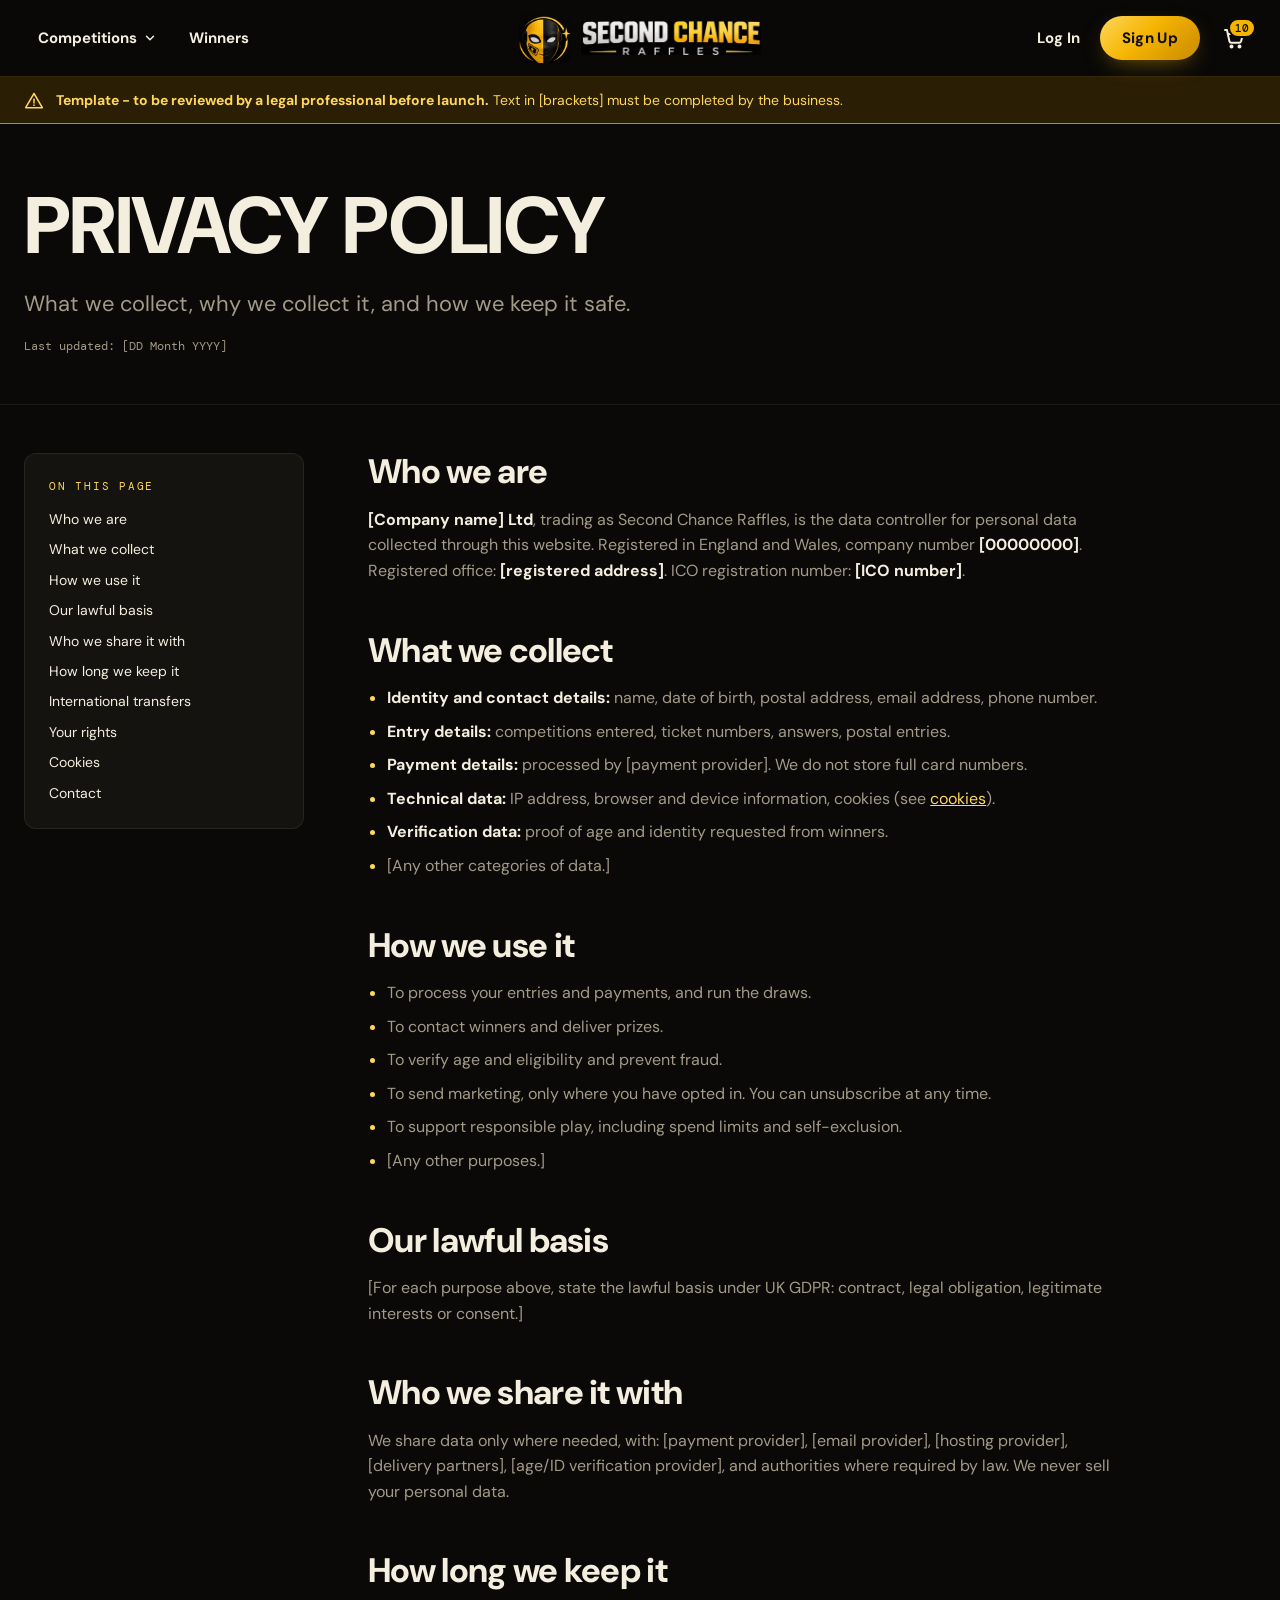
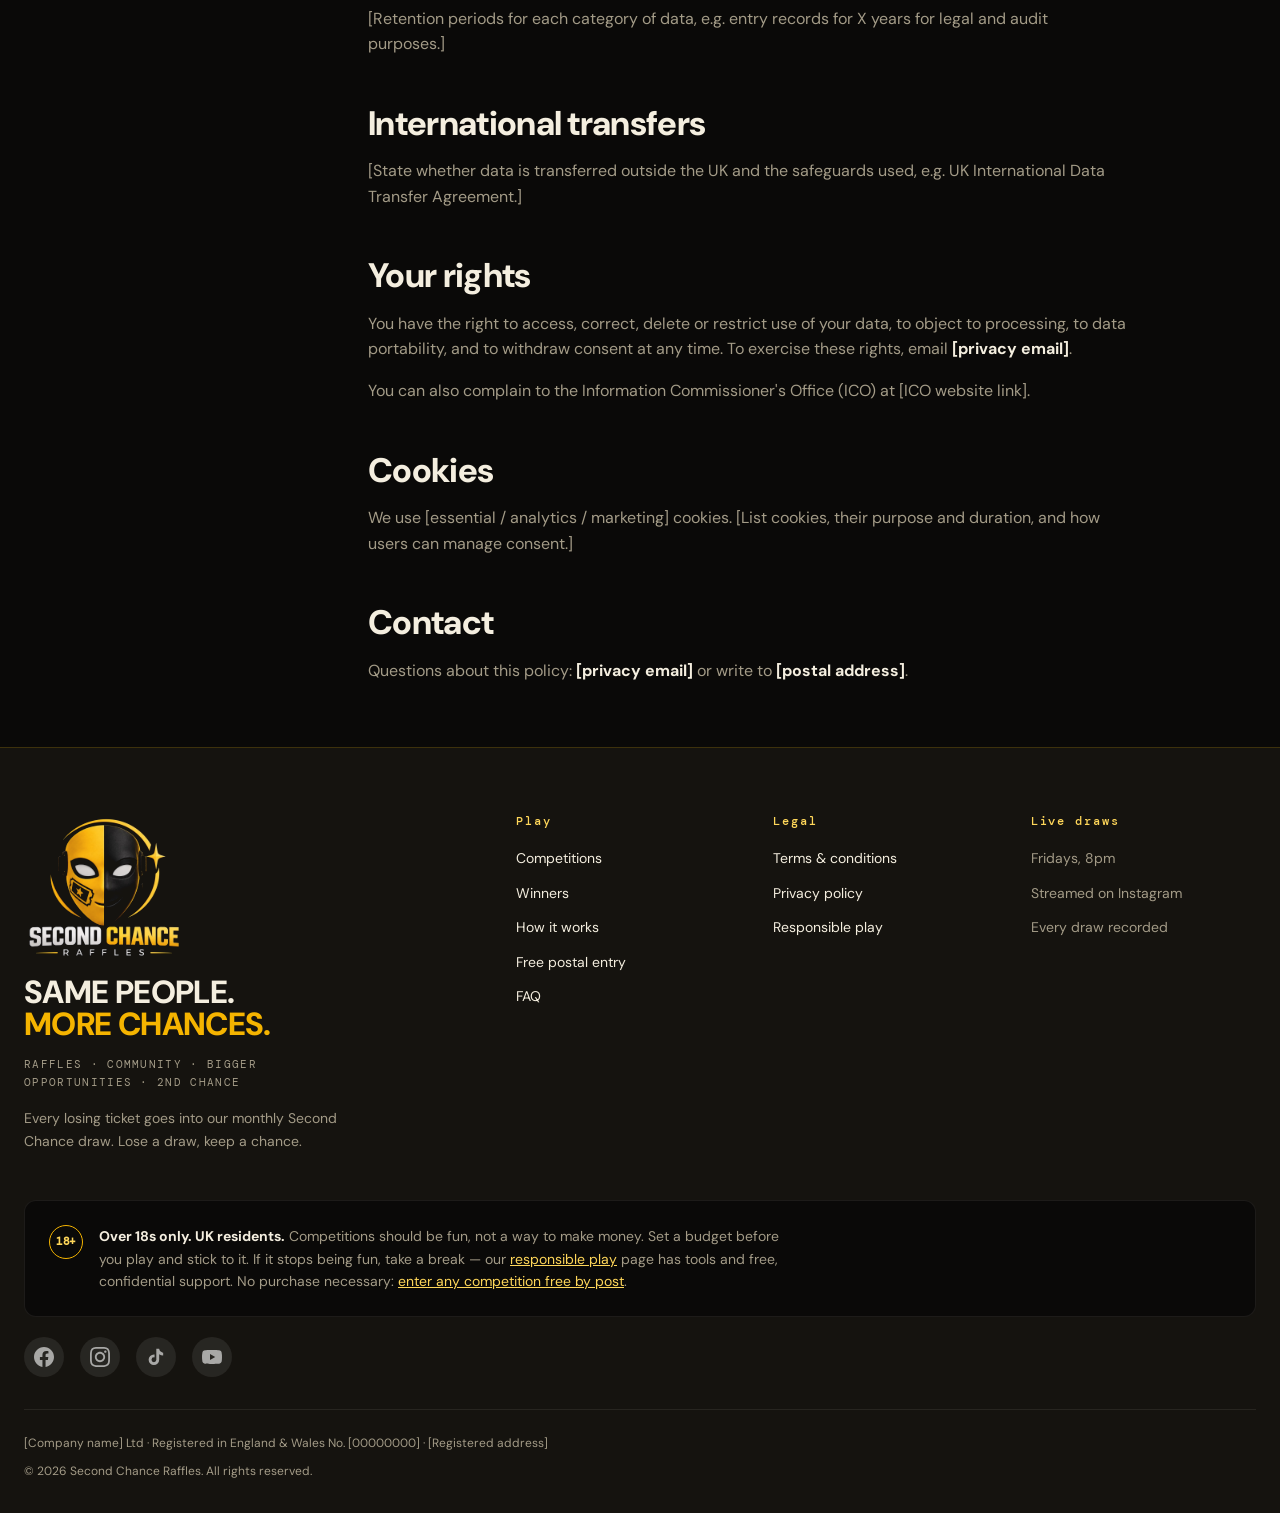
<file: privacy.html>
<!doctype html>
<html lang="en-GB" class="no-js">
<head>
  <meta charset="utf-8">
  <meta name="viewport" content="width=device-width, initial-scale=1">
  <title>Privacy Policy | Second Chance Raffles</title>
  <meta name="description" content="How Second Chance Raffles collects, uses and protects your personal data.">
  <meta name="theme-color" content="#0A0908">
  <link rel="preconnect" href="https://fonts.googleapis.com">
  <link rel="preconnect" href="https://fonts.gstatic.com" crossorigin>
  <link rel="stylesheet" href="https://fonts.googleapis.com/css2?family=Anton&family=DM+Mono:wght@400;500&family=DM+Sans:wght@400;500;700;800&display=swap">
  <link rel="stylesheet" href="css/styles.css?v=b6978705">
</head>
<body>
  <a class="skip-link" href="#main">Skip to content</a>

  <header class="site-header">
    <div class="container header__inner">
      <div class="header__left">
        <button class="burger" type="button" aria-expanded="false" aria-controls="mobile-menu" aria-label="Open menu" data-menu-toggle>
          <span class="burger__lines" aria-hidden="true"><span></span><span></span><span></span></span>
        </button>
        <nav class="nav" aria-label="Main">
          <ul class="nav__list">
            <li class="nav-dd" data-dropdown>
              <button class="nav__link" type="button" aria-expanded="false" aria-controls="mega-competitions" data-dropdown-toggle>Competitions <svg class="nav__chev" viewBox="0 0 24 24" aria-hidden="true" fill="none" stroke="currentColor" stroke-width="2.5" stroke-linecap="round" stroke-linejoin="round"><path d="m6 9 6 6 6-6"/></svg></button>
              <div class="mega" id="mega-competitions">
                <div class="container mega__inner">
                  <div class="mega__col">
                    <h2 class="mega__heading">Categories</h2>
                    <ul class="mega__cats">
                <li><a class="mega__cat" href="index.html#cars">Cars</a></li>
                <li><a class="mega__cat" href="index.html#houses">Houses</a></li>
                <li><a class="mega__cat" href="index.html#tech">Tech</a></li>
                <li><a class="mega__cat" href="index.html#cash">Cash</a></li>
                <li><a class="mega__cat" href="index.html#all">Lifestyle</a></li>
                    </ul>
                  </div>
                  <div class="mega__col">
                    <h2 class="mega__heading">Featured</h2>
                    <ul class="mega__feats">
                <li class="mega__feat">
                  <span class="mega__thumb" aria-hidden="true"><svg viewBox="0 0 24 24" aria-hidden="true" fill="none" stroke="currentColor" stroke-width="2" stroke-linecap="round" stroke-linejoin="round" stroke-width="1.5"><path d="M5 16h14M3 16v-3l2-5h14l2 5v3"/><circle cx="7.5" cy="16.5" r="1.5"/><circle cx="16.5" cy="16.5" r="1.5"/></svg></span>
                  <span class="mega__feat-text">
                    <span class="mega__feat-name">VW Golf R</span>
                    <span class="mega__tag">Ends Sunday</span>
                  </span>
                  <a class="btn btn--gold mega__enter" href="competition.html?id=19" aria-label="Enter VW Golf R">Enter</a>
                </li>
                <li class="mega__feat">
                  <span class="mega__thumb" aria-hidden="true"><svg viewBox="0 0 24 24" aria-hidden="true" fill="none" stroke="currentColor" stroke-width="2" stroke-linecap="round" stroke-linejoin="round" stroke-width="1.5"><rect x="3" y="6" width="18" height="12" rx="1.5"/><circle cx="12" cy="12" r="2.5"/></svg></span>
                  <span class="mega__feat-text">
                    <span class="mega__feat-name">£10,000 Tax-Free Cash</span>
                    <span class="mega__tag">Ends Sunday</span>
                  </span>
                  <a class="btn btn--gold mega__enter" href="competition.html?id=13" aria-label="Enter £10,000 Tax-Free Cash">Enter</a>
                </li>
                <li class="mega__feat">
                  <span class="mega__thumb" aria-hidden="true"><svg viewBox="0 0 24 24" aria-hidden="true" fill="none" stroke="currentColor" stroke-width="2" stroke-linecap="round" stroke-linejoin="round" stroke-width="1.5"><rect x="3" y="7" width="18" height="10" rx="5"/><path d="M8 10v4M6 12h4M15.5 11h.01M17.5 13h.01"/></svg></span>
                  <span class="mega__feat-text">
                    <span class="mega__feat-name">PS5 Pro</span>
                    <span class="mega__tag">Ends Tomorrow</span>
                  </span>
                  <a class="btn btn--gold mega__enter" href="competition.html?id=10" aria-label="Enter PS5 Pro">Enter</a>
                </li>
                    </ul>
                  </div>
                  <div class="mega__col">
                    <h2 class="mega__heading">Quick links</h2>
                    <ul class="mega__cards">
                <li><a class="mega__card mega__card--amber" href="index.html#featured"><span class="mega__card-icon"><svg viewBox="0 0 24 24" aria-hidden="true" fill="none" stroke="currentColor" stroke-width="2" stroke-linecap="round" stroke-linejoin="round"><path d="M12 3l2.7 5.6 6.1.8-4.5 4.2 1.1 6.1L12 16.8l-5.4 2.9 1.1-6.1-4.5-4.2 6.1-.8z"/></svg></span><span class="mega__card-text"><span class="mega__card-title">Featured Competitions</span><span class="mega__card-count">3 Competitions</span></span><span class="mega__card-arrow"><svg viewBox="0 0 24 24" aria-hidden="true" fill="none" stroke="currentColor" stroke-width="2" stroke-linecap="round" stroke-linejoin="round"><path d="M5 12h14M13 6l6 6-6 6"/></svg></span></a></li>
                <li><a class="mega__card mega__card--red" href="index.html#ending-soon"><span class="mega__card-icon"><svg viewBox="0 0 24 24" aria-hidden="true" fill="none" stroke="currentColor" stroke-width="2" stroke-linecap="round" stroke-linejoin="round"><circle cx="12" cy="12" r="9"/><path d="M12 7v5l3 2"/></svg></span><span class="mega__card-text"><span class="mega__card-title">Ending Soon</span><span class="mega__card-count">6 Competitions</span></span><span class="mega__card-arrow"><svg viewBox="0 0 24 24" aria-hidden="true" fill="none" stroke="currentColor" stroke-width="2" stroke-linecap="round" stroke-linejoin="round"><path d="M5 12h14M13 6l6 6-6 6"/></svg></span></a></li>
                <li><a class="mega__card mega__card--purple" href="index.html#ending-soon"><span class="mega__card-icon"><svg viewBox="0 0 24 24" aria-hidden="true" fill="none" stroke="currentColor" stroke-width="2" stroke-linecap="round" stroke-linejoin="round"><circle cx="12" cy="12" r="9"/><path d="M12 7v5l3 2"/></svg></span><span class="mega__card-text"><span class="mega__card-title">Ends Tomorrow</span><span class="mega__card-count">2 Competitions</span></span><span class="mega__card-arrow"><svg viewBox="0 0 24 24" aria-hidden="true" fill="none" stroke="currentColor" stroke-width="2" stroke-linecap="round" stroke-linejoin="round"><path d="M5 12h14M13 6l6 6-6 6"/></svg></span></a></li>
                <li><a class="mega__card mega__card--yellow" href="index.html#instant-wins"><span class="mega__card-icon"><svg viewBox="0 0 24 24" aria-hidden="true" fill="none" stroke="currentColor" stroke-width="2" stroke-linecap="round" stroke-linejoin="round"><path d="M13 2 4 14h7l-1 8 9-12h-7z"/></svg></span><span class="mega__card-text"><span class="mega__card-title">Instant Wins</span><span class="mega__card-count">4 Competitions</span></span><span class="mega__card-arrow"><svg viewBox="0 0 24 24" aria-hidden="true" fill="none" stroke="currentColor" stroke-width="2" stroke-linecap="round" stroke-linejoin="round"><path d="M5 12h14M13 6l6 6-6 6"/></svg></span></a></li>
                <li><a class="mega__card mega__card--green" href="free-entry.html"><span class="mega__card-icon"><svg viewBox="0 0 24 24" aria-hidden="true" fill="none" stroke="currentColor" stroke-width="2" stroke-linecap="round" stroke-linejoin="round"><rect x="3" y="8" width="18" height="4" rx="1"/><path d="M12 8v13M5 12v9h14v-9M12 8S10.5 3 8 3a2.5 2.5 0 0 0 0 5M12 8s1.5-5 4-5a2.5 2.5 0 0 1 0 5"/></svg></span><span class="mega__card-text"><span class="mega__card-title">Free Comps</span><span class="mega__card-count">8 Competitions</span></span><span class="mega__card-arrow"><svg viewBox="0 0 24 24" aria-hidden="true" fill="none" stroke="currentColor" stroke-width="2" stroke-linecap="round" stroke-linejoin="round"><path d="M5 12h14M13 6l6 6-6 6"/></svg></span></a></li>
                <li><a class="mega__card mega__card--slate" href="index.html#all"><span class="mega__card-icon"><svg viewBox="0 0 24 24" aria-hidden="true" fill="none" stroke="currentColor" stroke-width="2" stroke-linecap="round" stroke-linejoin="round"><rect x="3" y="3" width="7" height="7" rx="1.5"/><rect x="14" y="3" width="7" height="7" rx="1.5"/><rect x="3" y="14" width="7" height="7" rx="1.5"/><rect x="14" y="14" width="7" height="7" rx="1.5"/></svg></span><span class="mega__card-text"><span class="mega__card-title">All Competitions</span><span class="mega__card-count">20 Competitions</span></span><span class="mega__card-arrow"><svg viewBox="0 0 24 24" aria-hidden="true" fill="none" stroke="currentColor" stroke-width="2" stroke-linecap="round" stroke-linejoin="round"><path d="M5 12h14M13 6l6 6-6 6"/></svg></span></a></li>
                    </ul>
                  </div>
                </div>
              </div>
            </li>
            <li><a class="nav__link" href="winners.html">Winners</a></li>
          </ul>
        </nav>
      </div>

      <a class="logo" href="index.html" aria-label="Second Chance Raffles home">
        <img class="logo__mark" src="assets/logo-mark.jpeg" alt="" width="590" height="560">
        <img class="logo__word" src="assets/logo-wordmark.jpeg" alt="" width="760" height="146">
      </a>

      <div class="header__right">
        <a class="header__login" href="#">Log In</a>
        <a class="btn btn--gold header__signup" href="#">Sign Up</a>
        <a class="cart" href="cart.html" aria-label="Basket, 0 tickets" aria-haspopup="true" aria-expanded="false" aria-controls="mini-cart" data-mini-cart-toggle>
          <span class="cart__icon"><svg viewBox="0 0 24 24" aria-hidden="true" fill="none" stroke="currentColor" stroke-width="2" stroke-linecap="round" stroke-linejoin="round"><path d="M3 4h2l2.4 11.2a2 2 0 0 0 2 1.6h7.7a2 2 0 0 0 2-1.5L21 8H6.2"/><circle cx="9.5" cy="20.5" r="1"/><circle cx="17.5" cy="20.5" r="1"/></svg></span>
          <span class="cart__badge" aria-hidden="true">0</span>
          <span class="visually-hidden" aria-live="polite" data-cart-announce></span>
        </a>
        <div class="mini-cart" id="mini-cart" role="region" aria-label="Basket" hidden data-mini-cart></div>
      </div>
    </div>
  </header>

  <div class="mobile-menu" id="mobile-menu" aria-label="Menu">
    <ul class="mm__list">
      <li>
        <button class="mm__top" type="button" aria-expanded="false" aria-controls="mm-competitions" data-accordion>Competitions <svg class="nav__chev" viewBox="0 0 24 24" aria-hidden="true" fill="none" stroke="currentColor" stroke-width="2.5" stroke-linecap="round" stroke-linejoin="round"><path d="m6 9 6 6 6-6"/></svg></button>
        <ul class="mm__sub" id="mm-competitions" hidden>
          <li><a class="mm__link" href="index.html#cars">Cars</a></li>
          <li><a class="mm__link" href="index.html#houses">Houses</a></li>
          <li><a class="mm__link" href="index.html#tech">Tech</a></li>
          <li><a class="mm__link" href="index.html#cash">Cash</a></li>
          <li><a class="mm__link" href="index.html#all">Lifestyle</a></li>
          <li class="mm__divider" aria-hidden="true"></li>
          <li><a class="mm__link" href="index.html#featured">Featured Competitions<span class="mm__count">3 Competitions</span></a></li>
          <li><a class="mm__link" href="index.html#ending-soon">Ending Soon<span class="mm__count">6 Competitions</span></a></li>
          <li><a class="mm__link" href="index.html#ending-soon">Ends Tomorrow<span class="mm__count">2 Competitions</span></a></li>
          <li><a class="mm__link" href="index.html#instant-wins">Instant Wins<span class="mm__count">4 Competitions</span></a></li>
          <li><a class="mm__link" href="free-entry.html">Free Comps<span class="mm__count">8 Competitions</span></a></li>
          <li><a class="mm__link" href="index.html#all">All Competitions<span class="mm__count">20 Competitions</span></a></li>
        </ul>
      </li>
      <li><a class="mm__top" href="winners.html">Winners</a></li>
    </ul>
    <div class="mm__actions">
      <a class="btn btn--gold btn--block" href="#">Sign Up</a>
      <a class="mm__login" href="#">Log In</a>
    </div>
  </div>

  <main id="main">
    <div class="template-banner" role="note">
      <div class="container template-banner__inner">
        <svg viewBox="0 0 24 24" aria-hidden="true"><path d="M12 3 2 20h20Z" fill="none" stroke="currentColor" stroke-width="1.8" stroke-linejoin="round"/><path d="M12 10v4.5" stroke="currentColor" stroke-width="1.8" stroke-linecap="round"/><circle cx="12" cy="17" r="1" fill="currentColor"/></svg>
        <p><strong>Template - to be reviewed by a legal professional before launch.</strong> Text in [brackets] must be completed by the business.</p>
      </div>
    </div>

    <section class="page-hero">
      <div class="container">
        <h1>Privacy policy</h1>
        <p class="lede">What we collect, why we collect it, and how we keep it safe.</p>
        <p class="legal__updated">Last updated: [DD Month YYYY]</p>
      </div>
    </section>

    <div class="container legal">
      <nav class="legal__toc" aria-label="On this page">
        <p class="legal__toc-title">On this page</p>
        <ol>
            <li><a href="#who-we-are">Who we are</a></li>
            <li><a href="#data-we-collect">What we collect</a></li>
            <li><a href="#how-we-use">How we use it</a></li>
            <li><a href="#lawful-basis">Our lawful basis</a></li>
            <li><a href="#sharing">Who we share it with</a></li>
            <li><a href="#retention">How long we keep it</a></li>
            <li><a href="#transfers">International transfers</a></li>
            <li><a href="#your-rights">Your rights</a></li>
            <li><a href="#cookies">Cookies</a></li>
            <li><a href="#contact">Contact</a></li>
        </ol>
      </nav>
      <article class="legal__body">
          <section class="legal__section" id="who-we-are" aria-labelledby="who-we-are-h">
            <h2 id="who-we-are-h">Who we are</h2>
            <p><strong>[Company name] Ltd</strong>, trading as Second Chance Raffles, is the data controller for personal data collected through this website. Registered in England and Wales, company number <strong>[00000000]</strong>. Registered office: <strong>[registered address]</strong>. ICO registration number: <strong>[ICO number]</strong>.</p>
          </section>
          <section class="legal__section" id="data-we-collect" aria-labelledby="data-we-collect-h">
            <h2 id="data-we-collect-h">What we collect</h2>
            <ul>
              <li><strong>Identity and contact details:</strong> name, date of birth, postal address, email address, phone number.</li>
              <li><strong>Entry details:</strong> competitions entered, ticket numbers, answers, postal entries.</li>
              <li><strong>Payment details:</strong> processed by [payment provider]. We do not store full card numbers.</li>
              <li><strong>Technical data:</strong> IP address, browser and device information, cookies (see <a href="#cookies">cookies</a>).</li>
              <li><strong>Verification data:</strong> proof of age and identity requested from winners.</li>
              <li>[Any other categories of data.]</li>
            </ul>
          </section>
          <section class="legal__section" id="how-we-use" aria-labelledby="how-we-use-h">
            <h2 id="how-we-use-h">How we use it</h2>
            <ul>
              <li>To process your entries and payments, and run the draws.</li>
              <li>To contact winners and deliver prizes.</li>
              <li>To verify age and eligibility and prevent fraud.</li>
              <li>To send marketing, only where you have opted in. You can unsubscribe at any time.</li>
              <li>To support responsible play, including spend limits and self-exclusion.</li>
              <li>[Any other purposes.]</li>
            </ul>
          </section>
          <section class="legal__section" id="lawful-basis" aria-labelledby="lawful-basis-h">
            <h2 id="lawful-basis-h">Our lawful basis</h2>
            <p>[For each purpose above, state the lawful basis under UK GDPR: contract, legal obligation, legitimate interests or consent.]</p>
          </section>
          <section class="legal__section" id="sharing" aria-labelledby="sharing-h">
            <h2 id="sharing-h">Who we share it with</h2>
            <p>We share data only where needed, with: [payment provider], [email provider], [hosting provider], [delivery partners], [age/ID verification provider], and authorities where required by law. We never sell your personal data.</p>
          </section>
          <section class="legal__section" id="retention" aria-labelledby="retention-h">
            <h2 id="retention-h">How long we keep it</h2>
            <p>[Retention periods for each category of data, e.g. entry records for X years for legal and audit purposes.]</p>
          </section>
          <section class="legal__section" id="transfers" aria-labelledby="transfers-h">
            <h2 id="transfers-h">International transfers</h2>
            <p>[State whether data is transferred outside the UK and the safeguards used, e.g. UK International Data Transfer Agreement.]</p>
          </section>
          <section class="legal__section" id="your-rights" aria-labelledby="your-rights-h">
            <h2 id="your-rights-h">Your rights</h2>
            <p>You have the right to access, correct, delete or restrict use of your data, to object to processing, to data portability, and to withdraw consent at any time. To exercise these rights, email <strong>[privacy email]</strong>.</p>
            <p>You can also complain to the Information Commissioner's Office (ICO) at [ICO website link].</p>
          </section>
          <section class="legal__section" id="cookies" aria-labelledby="cookies-h">
            <h2 id="cookies-h">Cookies</h2>
            <p>We use [essential / analytics / marketing] cookies. [List cookies, their purpose and duration, and how users can manage consent.]</p>
          </section>
          <section class="legal__section" id="contact" aria-labelledby="contact-h">
            <h2 id="contact-h">Contact</h2>
            <p>Questions about this policy: <strong>[privacy email]</strong> or write to <strong>[postal address]</strong>.</p>
          </section>
      </article>
    </div>
  </main>

  <footer class="site-footer">
    <div class="container">
      <div class="footer__top">
        <div class="footer__brand">
          <img src="assets/logo-lockup.jpeg" alt="Second Chance Raffles" width="800" height="740" loading="lazy">
          <p class="footer__tagline">Same people.<br><span class="gold">More chances.</span></p>
          <p class="footer__pillars">Raffles · Community · Bigger opportunities · 2nd chance</p>
          <p>Every losing ticket goes into our monthly Second Chance draw. Lose a draw, keep a chance.</p>
        </div>
        <div class="footer__cols">
          <div class="footer__col"><h2>Play</h2><ul>
            <li><a href="index.html#all">Competitions</a></li>
            <li><a href="winners.html">Winners</a></li>
            <li><a href="index.html#how-it-works">How it works</a></li>
            <li><a href="free-entry.html">Free postal entry</a></li>
            <li><a href="faq.html">FAQ</a></li>
          </ul></div>
          <div class="footer__col"><h2>Legal</h2><ul>
            <li><a href="terms.html">Terms &amp; conditions</a></li>
            <li><a href="privacy.html">Privacy policy</a></li>
            <li><a href="responsible-gaming.html">Responsible play</a></li>
          </ul></div>
          <div class="footer__col"><h2>Live draws</h2><ul>
            <li>Fridays, 8pm</li>
            <li>Streamed on Instagram</li>
            <li>Every draw recorded</li>
          </ul></div>
        </div>
      </div>

      <div class="footer__play">
        <span class="chip-18" aria-hidden="true">18+</span>
        <p><strong>Over 18s only. UK residents.</strong> Competitions should be fun, not a way to make money. Set a budget before you play and stick to it. If it stops being fun, take a break — our <a href="responsible-gaming.html">responsible play</a> page has tools and free, confidential support. No purchase necessary: <a href="free-entry.html">enter any competition free by post</a>.</p>
      </div>

      <!-- Social media links — client to update href="#" with actual profile URLs -->
      <div class="footer-social">
        <a href="#" class="footer-social__link" aria-label="Facebook" data-social="facebook">
          <svg width="20" height="20" viewBox="0 0 24 24" fill="currentColor" aria-hidden="true"><path d="M24 12.073c0-6.627-5.373-12-12-12s-12 5.373-12 12c0 5.99 4.388 10.954 10.125 11.854v-8.385H7.078v-3.47h3.047V9.43c0-3.007 1.792-4.669 4.533-4.669 1.312 0 2.686.235 2.686.235v2.953H15.83c-1.491 0-1.956.925-1.956 1.874v2.25h3.328l-.532 3.47h-2.796v8.385C19.612 23.027 24 18.062 24 12.073z"/></svg>
        </a>
        <a href="#" class="footer-social__link" aria-label="Instagram" data-social="instagram">
          <svg width="20" height="20" viewBox="0 0 24 24" fill="currentColor" aria-hidden="true"><path d="M12 2.163c3.204 0 3.584.012 4.85.07 3.252.148 4.771 1.691 4.919 4.919.058 1.265.069 1.645.069 4.849 0 3.205-.012 3.584-.069 4.849-.149 3.225-1.664 4.771-4.919 4.919-1.266.058-1.644.07-4.85.07-3.204 0-3.584-.012-4.849-.07-3.26-.149-4.771-1.699-4.919-4.92-.058-1.265-.07-1.644-.07-4.849 0-3.204.013-3.583.07-4.849.149-3.227 1.664-4.771 4.919-4.919 1.266-.057 1.645-.069 4.849-.069zm0-2.163c-3.259 0-3.667.014-4.947.072-4.358.2-6.78 2.618-6.98 6.98-.059 1.281-.073 1.689-.073 4.948 0 3.259.014 3.668.072 4.948.2 4.358 2.618 6.78 6.98 6.98 1.281.058 1.689.072 4.948.072 3.259 0 3.668-.014 4.948-.072 4.354-.2 6.782-2.618 6.979-6.98.059-1.28.073-1.689.073-4.948 0-3.259-.014-3.667-.072-4.947-.196-4.354-2.617-6.78-6.979-6.98-1.281-.059-1.69-.073-4.949-.073zm0 5.838c-3.403 0-6.162 2.759-6.162 6.162s2.759 6.163 6.162 6.163 6.162-2.759 6.162-6.163c0-3.403-2.759-6.162-6.162-6.162zm0 10.162c-2.209 0-4-1.79-4-4 0-2.209 1.791-4 4-4s4 1.791 4 4c0 2.21-1.791 4-4 4zm6.406-11.845c-.796 0-1.441.645-1.441 1.44s.645 1.44 1.441 1.44c.795 0 1.439-.645 1.439-1.44s-.644-1.44-1.439-1.44z"/></svg>
        </a>
        <a href="#" class="footer-social__link" aria-label="TikTok" data-social="tiktok">
          <svg width="20" height="20" viewBox="0 0 24 24" fill="currentColor" aria-hidden="true"><path d="M19.59 6.69a4.83 4.83 0 01-3.77-4.25V2h-3.45v13.67a2.89 2.89 0 01-2.88 2.5 2.89 2.89 0 01-2.89-2.89 2.89 2.89 0 012.89-2.89c.28 0 .54.04.79.1V9.01a6.32 6.32 0 00-.79-.05 6.34 6.34 0 00-6.34 6.34 6.34 6.34 0 006.34 6.34 6.34 6.34 0 006.33-6.34V8.69a8.18 8.18 0 004.79 1.54V6.78a4.85 4.85 0 01-1.02-.09z"/></svg>
        </a>
        <a href="#" class="footer-social__link" aria-label="YouTube" data-social="youtube">
          <svg width="20" height="20" viewBox="0 0 24 24" fill="currentColor" aria-hidden="true"><path d="M23.495 6.205a3.007 3.007 0 00-2.088-2.088c-1.87-.501-9.396-.501-9.396-.501s-7.507-.01-9.396.501A3.007 3.007 0 00.527 6.205a31.247 31.247 0 00-.522 5.805 31.247 31.247 0 00.522 5.783 3.007 3.007 0 002.088 2.088c1.868.502 9.396.502 9.396.502s7.506 0 9.396-.502a3.007 3.007 0 002.088-2.088 31.247 31.247 0 00.5-5.783 31.247 31.247 0 00-.5-5.805zM9.609 15.601V8.408l6.264 3.602z"/></svg>
        </a>
      </div>

      <div class="footer__bottom">
        <p>[Company name] Ltd · Registered in England &amp; Wales No. [00000000] · [Registered address]</p>
        <p>© 2026 Second Chance Raffles. All rights reserved.</p>
      </div>
    </div>
  </footer>

  <script src="data/competitions.js?v=31812f98"></script>
  <script src="js/main.js?v=f2cb6942"></script>
</body>
</html>
</file>
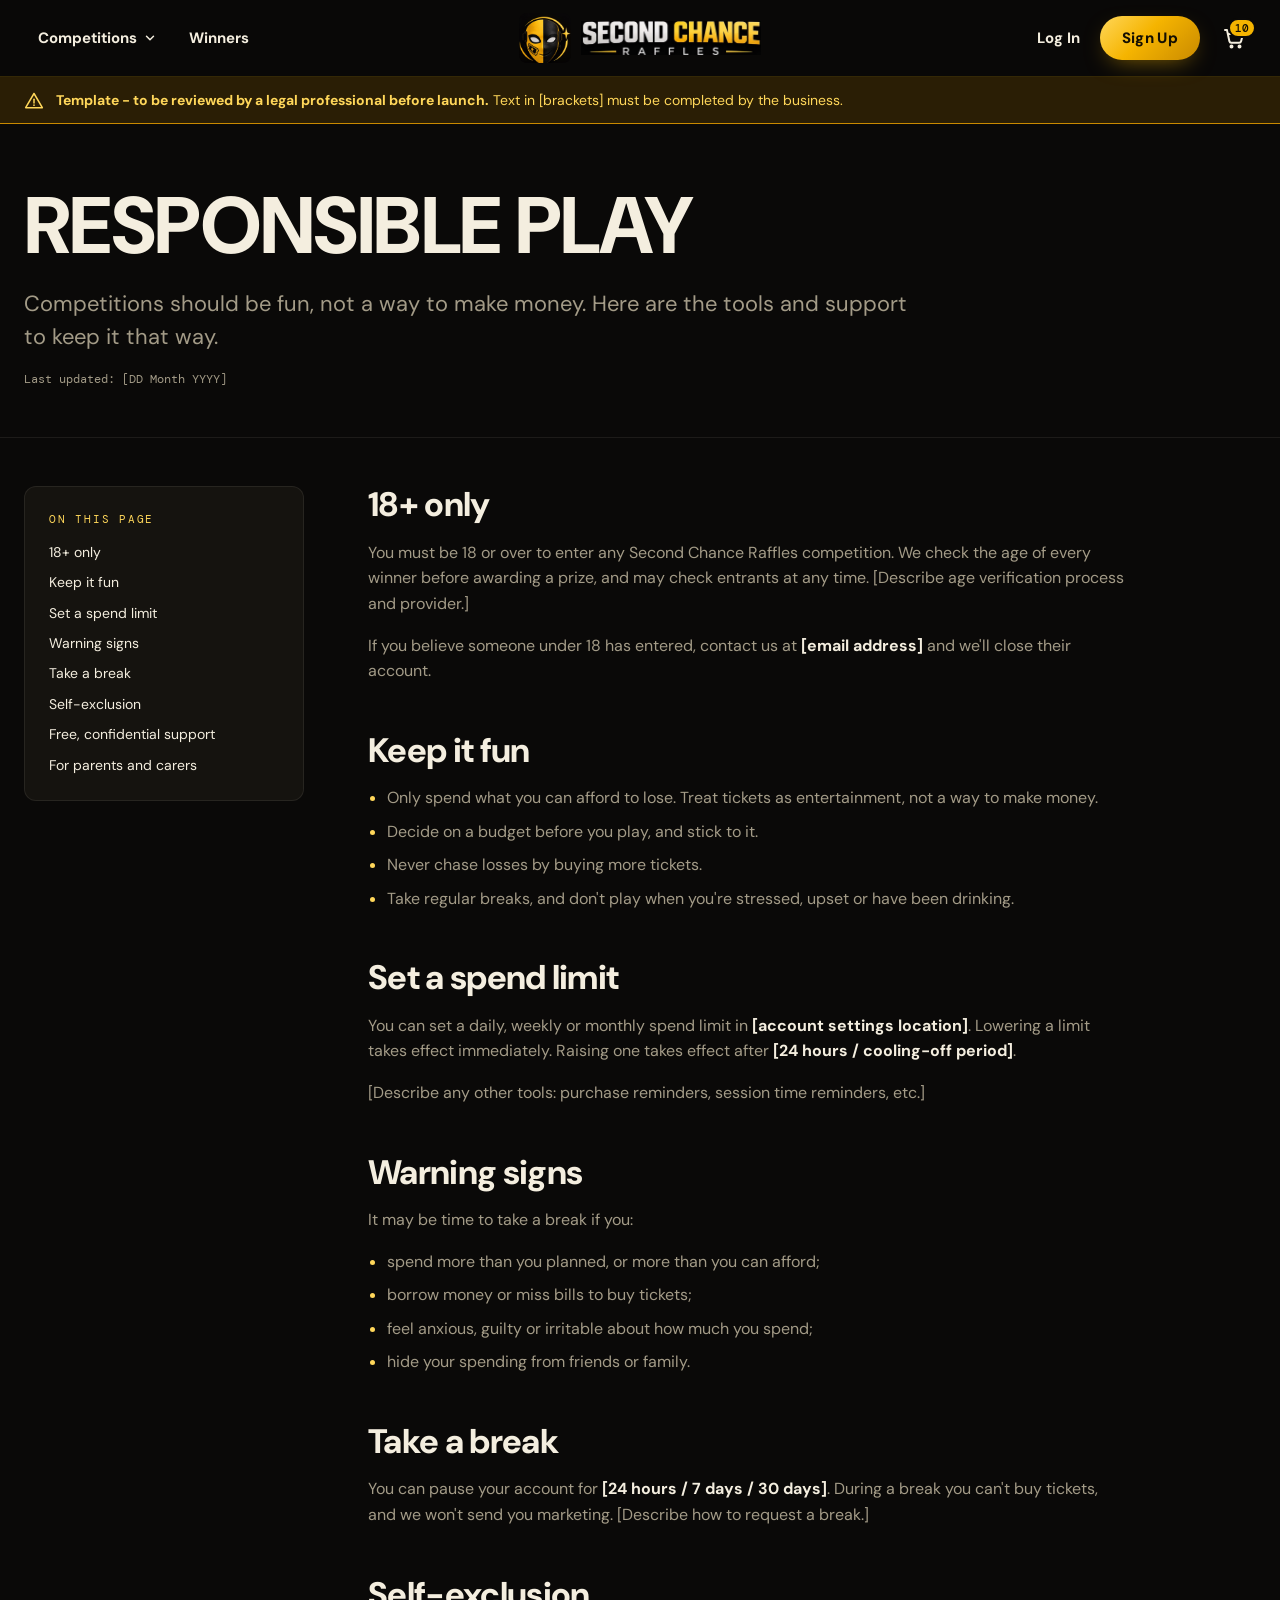
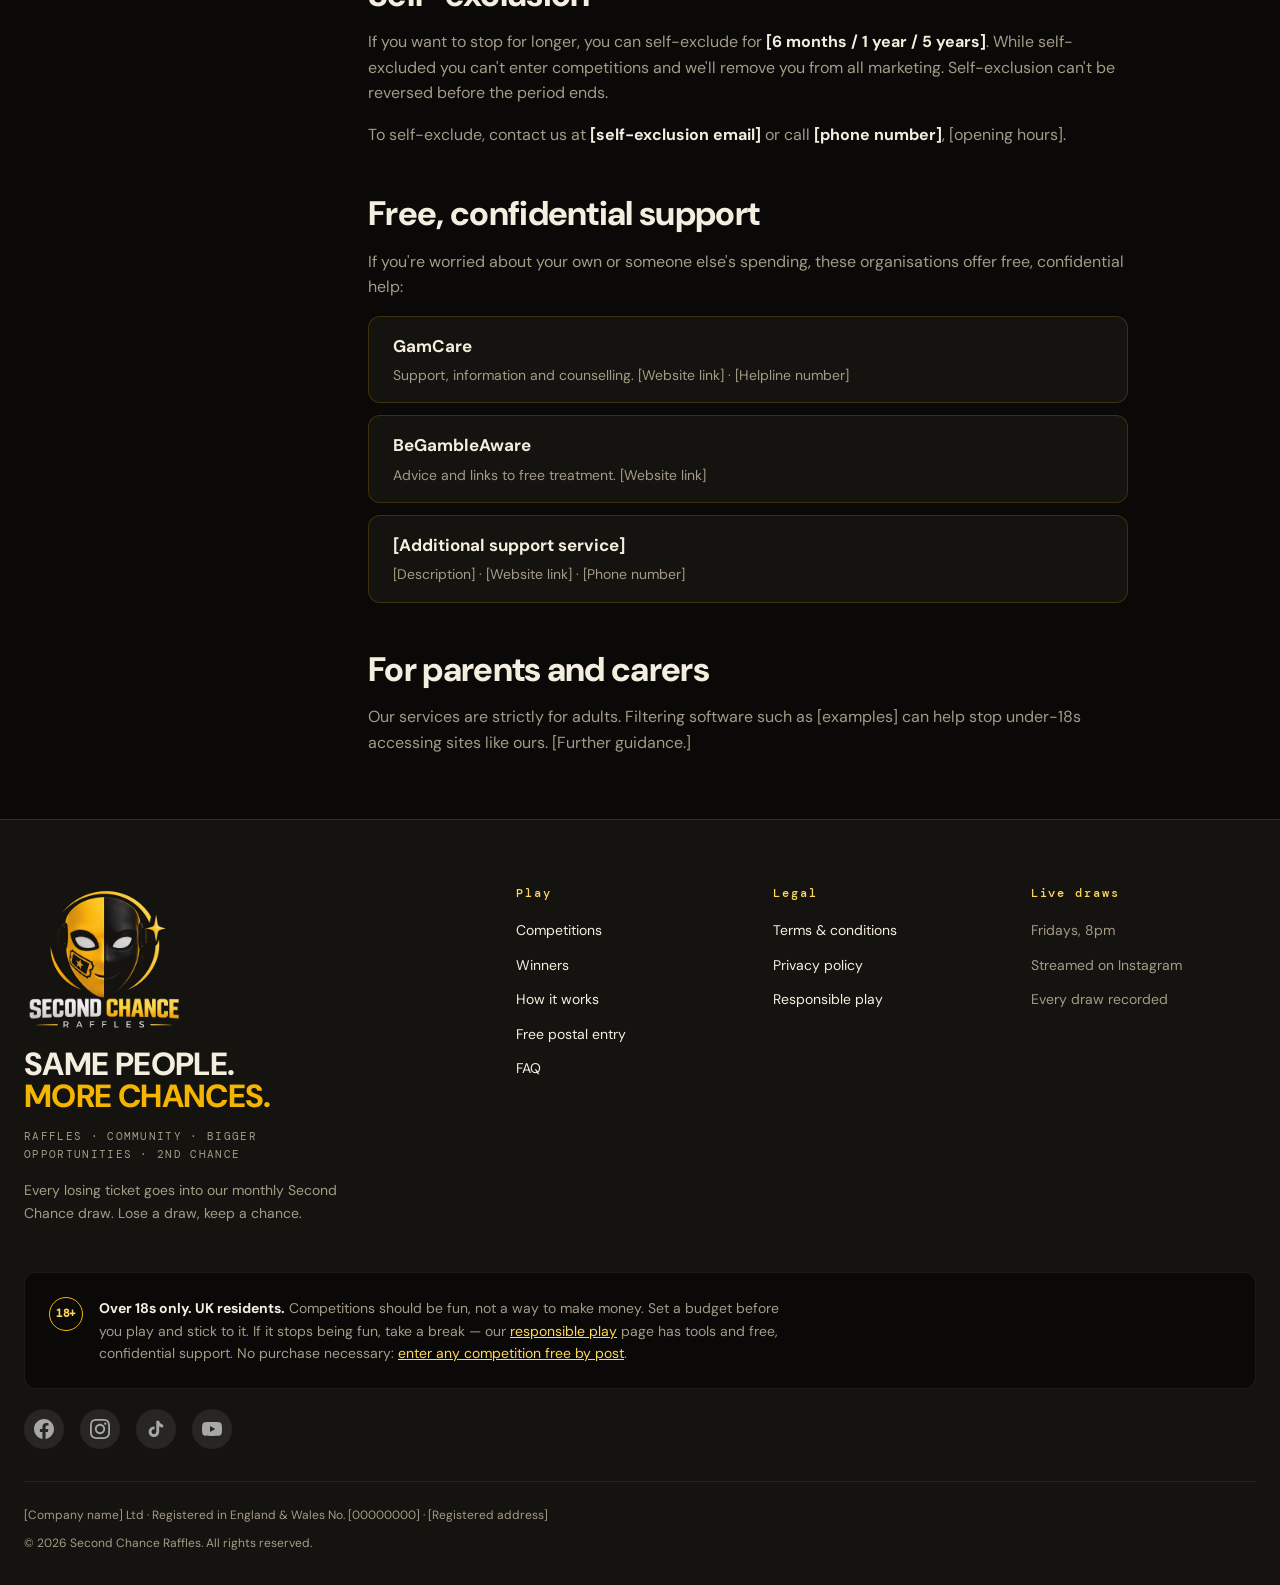
<file: responsible-gaming.html>
<!doctype html>
<html lang="en-GB" class="no-js">
<head>
  <meta charset="utf-8">
  <meta name="viewport" content="width=device-width, initial-scale=1">
  <title>Responsible Play | Second Chance Raffles</title>
  <meta name="description" content="Over 18s only. Tools, limits and free support to keep prize competitions fun.">
  <meta name="theme-color" content="#0A0908">
  <link rel="preconnect" href="https://fonts.googleapis.com">
  <link rel="preconnect" href="https://fonts.gstatic.com" crossorigin>
  <link rel="stylesheet" href="https://fonts.googleapis.com/css2?family=Anton&family=DM+Mono:wght@400;500&family=DM+Sans:wght@400;500;700;800&display=swap">
  <link rel="stylesheet" href="css/styles.css?v=b6978705">
</head>
<body>
  <a class="skip-link" href="#main">Skip to content</a>

  <header class="site-header">
    <div class="container header__inner">
      <div class="header__left">
        <button class="burger" type="button" aria-expanded="false" aria-controls="mobile-menu" aria-label="Open menu" data-menu-toggle>
          <span class="burger__lines" aria-hidden="true"><span></span><span></span><span></span></span>
        </button>
        <nav class="nav" aria-label="Main">
          <ul class="nav__list">
            <li class="nav-dd" data-dropdown>
              <button class="nav__link" type="button" aria-expanded="false" aria-controls="mega-competitions" data-dropdown-toggle>Competitions <svg class="nav__chev" viewBox="0 0 24 24" aria-hidden="true" fill="none" stroke="currentColor" stroke-width="2.5" stroke-linecap="round" stroke-linejoin="round"><path d="m6 9 6 6 6-6"/></svg></button>
              <div class="mega" id="mega-competitions">
                <div class="container mega__inner">
                  <div class="mega__col">
                    <h2 class="mega__heading">Categories</h2>
                    <ul class="mega__cats">
                <li><a class="mega__cat" href="index.html#cars">Cars</a></li>
                <li><a class="mega__cat" href="index.html#houses">Houses</a></li>
                <li><a class="mega__cat" href="index.html#tech">Tech</a></li>
                <li><a class="mega__cat" href="index.html#cash">Cash</a></li>
                <li><a class="mega__cat" href="index.html#all">Lifestyle</a></li>
                    </ul>
                  </div>
                  <div class="mega__col">
                    <h2 class="mega__heading">Featured</h2>
                    <ul class="mega__feats">
                <li class="mega__feat">
                  <span class="mega__thumb" aria-hidden="true"><svg viewBox="0 0 24 24" aria-hidden="true" fill="none" stroke="currentColor" stroke-width="2" stroke-linecap="round" stroke-linejoin="round" stroke-width="1.5"><path d="M5 16h14M3 16v-3l2-5h14l2 5v3"/><circle cx="7.5" cy="16.5" r="1.5"/><circle cx="16.5" cy="16.5" r="1.5"/></svg></span>
                  <span class="mega__feat-text">
                    <span class="mega__feat-name">VW Golf R</span>
                    <span class="mega__tag">Ends Sunday</span>
                  </span>
                  <a class="btn btn--gold mega__enter" href="competition.html?id=19" aria-label="Enter VW Golf R">Enter</a>
                </li>
                <li class="mega__feat">
                  <span class="mega__thumb" aria-hidden="true"><svg viewBox="0 0 24 24" aria-hidden="true" fill="none" stroke="currentColor" stroke-width="2" stroke-linecap="round" stroke-linejoin="round" stroke-width="1.5"><rect x="3" y="6" width="18" height="12" rx="1.5"/><circle cx="12" cy="12" r="2.5"/></svg></span>
                  <span class="mega__feat-text">
                    <span class="mega__feat-name">£10,000 Tax-Free Cash</span>
                    <span class="mega__tag">Ends Sunday</span>
                  </span>
                  <a class="btn btn--gold mega__enter" href="competition.html?id=13" aria-label="Enter £10,000 Tax-Free Cash">Enter</a>
                </li>
                <li class="mega__feat">
                  <span class="mega__thumb" aria-hidden="true"><svg viewBox="0 0 24 24" aria-hidden="true" fill="none" stroke="currentColor" stroke-width="2" stroke-linecap="round" stroke-linejoin="round" stroke-width="1.5"><rect x="3" y="7" width="18" height="10" rx="5"/><path d="M8 10v4M6 12h4M15.5 11h.01M17.5 13h.01"/></svg></span>
                  <span class="mega__feat-text">
                    <span class="mega__feat-name">PS5 Pro</span>
                    <span class="mega__tag">Ends Tomorrow</span>
                  </span>
                  <a class="btn btn--gold mega__enter" href="competition.html?id=10" aria-label="Enter PS5 Pro">Enter</a>
                </li>
                    </ul>
                  </div>
                  <div class="mega__col">
                    <h2 class="mega__heading">Quick links</h2>
                    <ul class="mega__cards">
                <li><a class="mega__card mega__card--amber" href="index.html#featured"><span class="mega__card-icon"><svg viewBox="0 0 24 24" aria-hidden="true" fill="none" stroke="currentColor" stroke-width="2" stroke-linecap="round" stroke-linejoin="round"><path d="M12 3l2.7 5.6 6.1.8-4.5 4.2 1.1 6.1L12 16.8l-5.4 2.9 1.1-6.1-4.5-4.2 6.1-.8z"/></svg></span><span class="mega__card-text"><span class="mega__card-title">Featured Competitions</span><span class="mega__card-count">3 Competitions</span></span><span class="mega__card-arrow"><svg viewBox="0 0 24 24" aria-hidden="true" fill="none" stroke="currentColor" stroke-width="2" stroke-linecap="round" stroke-linejoin="round"><path d="M5 12h14M13 6l6 6-6 6"/></svg></span></a></li>
                <li><a class="mega__card mega__card--red" href="index.html#ending-soon"><span class="mega__card-icon"><svg viewBox="0 0 24 24" aria-hidden="true" fill="none" stroke="currentColor" stroke-width="2" stroke-linecap="round" stroke-linejoin="round"><circle cx="12" cy="12" r="9"/><path d="M12 7v5l3 2"/></svg></span><span class="mega__card-text"><span class="mega__card-title">Ending Soon</span><span class="mega__card-count">6 Competitions</span></span><span class="mega__card-arrow"><svg viewBox="0 0 24 24" aria-hidden="true" fill="none" stroke="currentColor" stroke-width="2" stroke-linecap="round" stroke-linejoin="round"><path d="M5 12h14M13 6l6 6-6 6"/></svg></span></a></li>
                <li><a class="mega__card mega__card--purple" href="index.html#ending-soon"><span class="mega__card-icon"><svg viewBox="0 0 24 24" aria-hidden="true" fill="none" stroke="currentColor" stroke-width="2" stroke-linecap="round" stroke-linejoin="round"><circle cx="12" cy="12" r="9"/><path d="M12 7v5l3 2"/></svg></span><span class="mega__card-text"><span class="mega__card-title">Ends Tomorrow</span><span class="mega__card-count">2 Competitions</span></span><span class="mega__card-arrow"><svg viewBox="0 0 24 24" aria-hidden="true" fill="none" stroke="currentColor" stroke-width="2" stroke-linecap="round" stroke-linejoin="round"><path d="M5 12h14M13 6l6 6-6 6"/></svg></span></a></li>
                <li><a class="mega__card mega__card--yellow" href="index.html#instant-wins"><span class="mega__card-icon"><svg viewBox="0 0 24 24" aria-hidden="true" fill="none" stroke="currentColor" stroke-width="2" stroke-linecap="round" stroke-linejoin="round"><path d="M13 2 4 14h7l-1 8 9-12h-7z"/></svg></span><span class="mega__card-text"><span class="mega__card-title">Instant Wins</span><span class="mega__card-count">4 Competitions</span></span><span class="mega__card-arrow"><svg viewBox="0 0 24 24" aria-hidden="true" fill="none" stroke="currentColor" stroke-width="2" stroke-linecap="round" stroke-linejoin="round"><path d="M5 12h14M13 6l6 6-6 6"/></svg></span></a></li>
                <li><a class="mega__card mega__card--green" href="free-entry.html"><span class="mega__card-icon"><svg viewBox="0 0 24 24" aria-hidden="true" fill="none" stroke="currentColor" stroke-width="2" stroke-linecap="round" stroke-linejoin="round"><rect x="3" y="8" width="18" height="4" rx="1"/><path d="M12 8v13M5 12v9h14v-9M12 8S10.5 3 8 3a2.5 2.5 0 0 0 0 5M12 8s1.5-5 4-5a2.5 2.5 0 0 1 0 5"/></svg></span><span class="mega__card-text"><span class="mega__card-title">Free Comps</span><span class="mega__card-count">8 Competitions</span></span><span class="mega__card-arrow"><svg viewBox="0 0 24 24" aria-hidden="true" fill="none" stroke="currentColor" stroke-width="2" stroke-linecap="round" stroke-linejoin="round"><path d="M5 12h14M13 6l6 6-6 6"/></svg></span></a></li>
                <li><a class="mega__card mega__card--slate" href="index.html#all"><span class="mega__card-icon"><svg viewBox="0 0 24 24" aria-hidden="true" fill="none" stroke="currentColor" stroke-width="2" stroke-linecap="round" stroke-linejoin="round"><rect x="3" y="3" width="7" height="7" rx="1.5"/><rect x="14" y="3" width="7" height="7" rx="1.5"/><rect x="3" y="14" width="7" height="7" rx="1.5"/><rect x="14" y="14" width="7" height="7" rx="1.5"/></svg></span><span class="mega__card-text"><span class="mega__card-title">All Competitions</span><span class="mega__card-count">20 Competitions</span></span><span class="mega__card-arrow"><svg viewBox="0 0 24 24" aria-hidden="true" fill="none" stroke="currentColor" stroke-width="2" stroke-linecap="round" stroke-linejoin="round"><path d="M5 12h14M13 6l6 6-6 6"/></svg></span></a></li>
                    </ul>
                  </div>
                </div>
              </div>
            </li>
            <li><a class="nav__link" href="winners.html">Winners</a></li>
          </ul>
        </nav>
      </div>

      <a class="logo" href="index.html" aria-label="Second Chance Raffles home">
        <img class="logo__mark" src="assets/logo-mark.jpeg" alt="" width="590" height="560">
        <img class="logo__word" src="assets/logo-wordmark.jpeg" alt="" width="760" height="146">
      </a>

      <div class="header__right">
        <a class="header__login" href="#">Log In</a>
        <a class="btn btn--gold header__signup" href="#">Sign Up</a>
        <a class="cart" href="cart.html" aria-label="Basket, 0 tickets" aria-haspopup="true" aria-expanded="false" aria-controls="mini-cart" data-mini-cart-toggle>
          <span class="cart__icon"><svg viewBox="0 0 24 24" aria-hidden="true" fill="none" stroke="currentColor" stroke-width="2" stroke-linecap="round" stroke-linejoin="round"><path d="M3 4h2l2.4 11.2a2 2 0 0 0 2 1.6h7.7a2 2 0 0 0 2-1.5L21 8H6.2"/><circle cx="9.5" cy="20.5" r="1"/><circle cx="17.5" cy="20.5" r="1"/></svg></span>
          <span class="cart__badge" aria-hidden="true">0</span>
          <span class="visually-hidden" aria-live="polite" data-cart-announce></span>
        </a>
        <div class="mini-cart" id="mini-cart" role="region" aria-label="Basket" hidden data-mini-cart></div>
      </div>
    </div>
  </header>

  <div class="mobile-menu" id="mobile-menu" aria-label="Menu">
    <ul class="mm__list">
      <li>
        <button class="mm__top" type="button" aria-expanded="false" aria-controls="mm-competitions" data-accordion>Competitions <svg class="nav__chev" viewBox="0 0 24 24" aria-hidden="true" fill="none" stroke="currentColor" stroke-width="2.5" stroke-linecap="round" stroke-linejoin="round"><path d="m6 9 6 6 6-6"/></svg></button>
        <ul class="mm__sub" id="mm-competitions" hidden>
          <li><a class="mm__link" href="index.html#cars">Cars</a></li>
          <li><a class="mm__link" href="index.html#houses">Houses</a></li>
          <li><a class="mm__link" href="index.html#tech">Tech</a></li>
          <li><a class="mm__link" href="index.html#cash">Cash</a></li>
          <li><a class="mm__link" href="index.html#all">Lifestyle</a></li>
          <li class="mm__divider" aria-hidden="true"></li>
          <li><a class="mm__link" href="index.html#featured">Featured Competitions<span class="mm__count">3 Competitions</span></a></li>
          <li><a class="mm__link" href="index.html#ending-soon">Ending Soon<span class="mm__count">6 Competitions</span></a></li>
          <li><a class="mm__link" href="index.html#ending-soon">Ends Tomorrow<span class="mm__count">2 Competitions</span></a></li>
          <li><a class="mm__link" href="index.html#instant-wins">Instant Wins<span class="mm__count">4 Competitions</span></a></li>
          <li><a class="mm__link" href="free-entry.html">Free Comps<span class="mm__count">8 Competitions</span></a></li>
          <li><a class="mm__link" href="index.html#all">All Competitions<span class="mm__count">20 Competitions</span></a></li>
        </ul>
      </li>
      <li><a class="mm__top" href="winners.html">Winners</a></li>
    </ul>
    <div class="mm__actions">
      <a class="btn btn--gold btn--block" href="#">Sign Up</a>
      <a class="mm__login" href="#">Log In</a>
    </div>
  </div>

  <main id="main">
    <div class="template-banner" role="note">
      <div class="container template-banner__inner">
        <svg viewBox="0 0 24 24" aria-hidden="true"><path d="M12 3 2 20h20Z" fill="none" stroke="currentColor" stroke-width="1.8" stroke-linejoin="round"/><path d="M12 10v4.5" stroke="currentColor" stroke-width="1.8" stroke-linecap="round"/><circle cx="12" cy="17" r="1" fill="currentColor"/></svg>
        <p><strong>Template - to be reviewed by a legal professional before launch.</strong> Text in [brackets] must be completed by the business.</p>
      </div>
    </div>

    <section class="page-hero">
      <div class="container">
        <h1>Responsible play</h1>
        <p class="lede">Competitions should be fun, not a way to make money. Here are the tools and support to keep it that way.</p>
        <p class="legal__updated">Last updated: [DD Month YYYY]</p>
      </div>
    </section>

    <div class="container legal">
      <nav class="legal__toc" aria-label="On this page">
        <p class="legal__toc-title">On this page</p>
        <ol>
            <li><a href="#age">18+ only</a></li>
            <li><a href="#keep-it-fun">Keep it fun</a></li>
            <li><a href="#spend-limits">Set a spend limit</a></li>
            <li><a href="#warning-signs">Warning signs</a></li>
            <li><a href="#take-a-break">Take a break</a></li>
            <li><a href="#self-exclusion">Self-exclusion</a></li>
            <li><a href="#support">Free, confidential support</a></li>
            <li><a href="#parents">For parents and carers</a></li>
        </ol>
      </nav>
      <article class="legal__body">
          <section class="legal__section" id="age" aria-labelledby="age-h">
            <h2 id="age-h">18+ only</h2>
            <p>You must be 18 or over to enter any Second Chance Raffles competition. We check the age of every winner before awarding a prize, and may check entrants at any time. [Describe age verification process and provider.]</p>
            <p>If you believe someone under 18 has entered, contact us at <strong>[email address]</strong> and we'll close their account.</p>
          </section>
          <section class="legal__section" id="keep-it-fun" aria-labelledby="keep-it-fun-h">
            <h2 id="keep-it-fun-h">Keep it fun</h2>
            <ul>
              <li>Only spend what you can afford to lose. Treat tickets as entertainment, not a way to make money.</li>
              <li>Decide on a budget before you play, and stick to it.</li>
              <li>Never chase losses by buying more tickets.</li>
              <li>Take regular breaks, and don't play when you're stressed, upset or have been drinking.</li>
            </ul>
          </section>
          <section class="legal__section" id="spend-limits" aria-labelledby="spend-limits-h">
            <h2 id="spend-limits-h">Set a spend limit</h2>
            <p>You can set a daily, weekly or monthly spend limit in <strong>[account settings location]</strong>. Lowering a limit takes effect immediately. Raising one takes effect after <strong>[24 hours / cooling-off period]</strong>.</p>
            <p>[Describe any other tools: purchase reminders, session time reminders, etc.]</p>
          </section>
          <section class="legal__section" id="warning-signs" aria-labelledby="warning-signs-h">
            <h2 id="warning-signs-h">Warning signs</h2>
            <p>It may be time to take a break if you:</p>
            <ul>
              <li>spend more than you planned, or more than you can afford;</li>
              <li>borrow money or miss bills to buy tickets;</li>
              <li>feel anxious, guilty or irritable about how much you spend;</li>
              <li>hide your spending from friends or family.</li>
            </ul>
          </section>
          <section class="legal__section" id="take-a-break" aria-labelledby="take-a-break-h">
            <h2 id="take-a-break-h">Take a break</h2>
            <p>You can pause your account for <strong>[24 hours / 7 days / 30 days]</strong>. During a break you can't buy tickets, and we won't send you marketing. [Describe how to request a break.]</p>
          </section>
          <section class="legal__section" id="self-exclusion" aria-labelledby="self-exclusion-h">
            <h2 id="self-exclusion-h">Self-exclusion</h2>
            <p>If you want to stop for longer, you can self-exclude for <strong>[6 months / 1 year / 5 years]</strong>. While self-excluded you can't enter competitions and we'll remove you from all marketing. Self-exclusion can't be reversed before the period ends.</p>
            <p>To self-exclude, contact us at <strong>[self-exclusion email]</strong> or call <strong>[phone number]</strong>, [opening hours].</p>
          </section>
          <section class="legal__section" id="support" aria-labelledby="support-h">
            <h2 id="support-h">Free, confidential support</h2>
            <p>If you're worried about your own or someone else's spending, these organisations offer free, confidential help:</p>
            <ul class="support-list" role="list">
              <li><strong>GamCare</strong><span>Support, information and counselling. [Website link] · [Helpline number]</span></li>
              <li><strong>BeGambleAware</strong><span>Advice and links to free treatment. [Website link]</span></li>
              <li><strong>[Additional support service]</strong><span>[Description] · [Website link] · [Phone number]</span></li>
            </ul>
            <!-- Replace the bracketed links with the services' current official URLs and numbers -->
          </section>
          <section class="legal__section" id="parents" aria-labelledby="parents-h">
            <h2 id="parents-h">For parents and carers</h2>
            <p>Our services are strictly for adults. Filtering software such as [examples] can help stop under-18s accessing sites like ours. [Further guidance.]</p>
          </section>
      </article>
    </div>
  </main>

  <footer class="site-footer">
    <div class="container">
      <div class="footer__top">
        <div class="footer__brand">
          <img src="assets/logo-lockup.jpeg" alt="Second Chance Raffles" width="800" height="740" loading="lazy">
          <p class="footer__tagline">Same people.<br><span class="gold">More chances.</span></p>
          <p class="footer__pillars">Raffles · Community · Bigger opportunities · 2nd chance</p>
          <p>Every losing ticket goes into our monthly Second Chance draw. Lose a draw, keep a chance.</p>
        </div>
        <div class="footer__cols">
          <div class="footer__col"><h2>Play</h2><ul>
            <li><a href="index.html#all">Competitions</a></li>
            <li><a href="winners.html">Winners</a></li>
            <li><a href="index.html#how-it-works">How it works</a></li>
            <li><a href="free-entry.html">Free postal entry</a></li>
            <li><a href="faq.html">FAQ</a></li>
          </ul></div>
          <div class="footer__col"><h2>Legal</h2><ul>
            <li><a href="terms.html">Terms &amp; conditions</a></li>
            <li><a href="privacy.html">Privacy policy</a></li>
            <li><a href="responsible-gaming.html">Responsible play</a></li>
          </ul></div>
          <div class="footer__col"><h2>Live draws</h2><ul>
            <li>Fridays, 8pm</li>
            <li>Streamed on Instagram</li>
            <li>Every draw recorded</li>
          </ul></div>
        </div>
      </div>

      <div class="footer__play">
        <span class="chip-18" aria-hidden="true">18+</span>
        <p><strong>Over 18s only. UK residents.</strong> Competitions should be fun, not a way to make money. Set a budget before you play and stick to it. If it stops being fun, take a break — our <a href="responsible-gaming.html">responsible play</a> page has tools and free, confidential support. No purchase necessary: <a href="free-entry.html">enter any competition free by post</a>.</p>
      </div>

      <!-- Social media links — client to update href="#" with actual profile URLs -->
      <div class="footer-social">
        <a href="#" class="footer-social__link" aria-label="Facebook" data-social="facebook">
          <svg width="20" height="20" viewBox="0 0 24 24" fill="currentColor" aria-hidden="true"><path d="M24 12.073c0-6.627-5.373-12-12-12s-12 5.373-12 12c0 5.99 4.388 10.954 10.125 11.854v-8.385H7.078v-3.47h3.047V9.43c0-3.007 1.792-4.669 4.533-4.669 1.312 0 2.686.235 2.686.235v2.953H15.83c-1.491 0-1.956.925-1.956 1.874v2.25h3.328l-.532 3.47h-2.796v8.385C19.612 23.027 24 18.062 24 12.073z"/></svg>
        </a>
        <a href="#" class="footer-social__link" aria-label="Instagram" data-social="instagram">
          <svg width="20" height="20" viewBox="0 0 24 24" fill="currentColor" aria-hidden="true"><path d="M12 2.163c3.204 0 3.584.012 4.85.07 3.252.148 4.771 1.691 4.919 4.919.058 1.265.069 1.645.069 4.849 0 3.205-.012 3.584-.069 4.849-.149 3.225-1.664 4.771-4.919 4.919-1.266.058-1.644.07-4.85.07-3.204 0-3.584-.012-4.849-.07-3.26-.149-4.771-1.699-4.919-4.92-.058-1.265-.07-1.644-.07-4.849 0-3.204.013-3.583.07-4.849.149-3.227 1.664-4.771 4.919-4.919 1.266-.057 1.645-.069 4.849-.069zm0-2.163c-3.259 0-3.667.014-4.947.072-4.358.2-6.78 2.618-6.98 6.98-.059 1.281-.073 1.689-.073 4.948 0 3.259.014 3.668.072 4.948.2 4.358 2.618 6.78 6.98 6.98 1.281.058 1.689.072 4.948.072 3.259 0 3.668-.014 4.948-.072 4.354-.2 6.782-2.618 6.979-6.98.059-1.28.073-1.689.073-4.948 0-3.259-.014-3.667-.072-4.947-.196-4.354-2.617-6.78-6.979-6.98-1.281-.059-1.69-.073-4.949-.073zm0 5.838c-3.403 0-6.162 2.759-6.162 6.162s2.759 6.163 6.162 6.163 6.162-2.759 6.162-6.163c0-3.403-2.759-6.162-6.162-6.162zm0 10.162c-2.209 0-4-1.79-4-4 0-2.209 1.791-4 4-4s4 1.791 4 4c0 2.21-1.791 4-4 4zm6.406-11.845c-.796 0-1.441.645-1.441 1.44s.645 1.44 1.441 1.44c.795 0 1.439-.645 1.439-1.44s-.644-1.44-1.439-1.44z"/></svg>
        </a>
        <a href="#" class="footer-social__link" aria-label="TikTok" data-social="tiktok">
          <svg width="20" height="20" viewBox="0 0 24 24" fill="currentColor" aria-hidden="true"><path d="M19.59 6.69a4.83 4.83 0 01-3.77-4.25V2h-3.45v13.67a2.89 2.89 0 01-2.88 2.5 2.89 2.89 0 01-2.89-2.89 2.89 2.89 0 012.89-2.89c.28 0 .54.04.79.1V9.01a6.32 6.32 0 00-.79-.05 6.34 6.34 0 00-6.34 6.34 6.34 6.34 0 006.34 6.34 6.34 6.34 0 006.33-6.34V8.69a8.18 8.18 0 004.79 1.54V6.78a4.85 4.85 0 01-1.02-.09z"/></svg>
        </a>
        <a href="#" class="footer-social__link" aria-label="YouTube" data-social="youtube">
          <svg width="20" height="20" viewBox="0 0 24 24" fill="currentColor" aria-hidden="true"><path d="M23.495 6.205a3.007 3.007 0 00-2.088-2.088c-1.87-.501-9.396-.501-9.396-.501s-7.507-.01-9.396.501A3.007 3.007 0 00.527 6.205a31.247 31.247 0 00-.522 5.805 31.247 31.247 0 00.522 5.783 3.007 3.007 0 002.088 2.088c1.868.502 9.396.502 9.396.502s7.506 0 9.396-.502a3.007 3.007 0 002.088-2.088 31.247 31.247 0 00.5-5.783 31.247 31.247 0 00-.5-5.805zM9.609 15.601V8.408l6.264 3.602z"/></svg>
        </a>
      </div>

      <div class="footer__bottom">
        <p>[Company name] Ltd · Registered in England &amp; Wales No. [00000000] · [Registered address]</p>
        <p>© 2026 Second Chance Raffles. All rights reserved.</p>
      </div>
    </div>
  </footer>

  <script src="data/competitions.js?v=31812f98"></script>
  <script src="js/main.js?v=f2cb6942"></script>
</body>
</html>
</file>
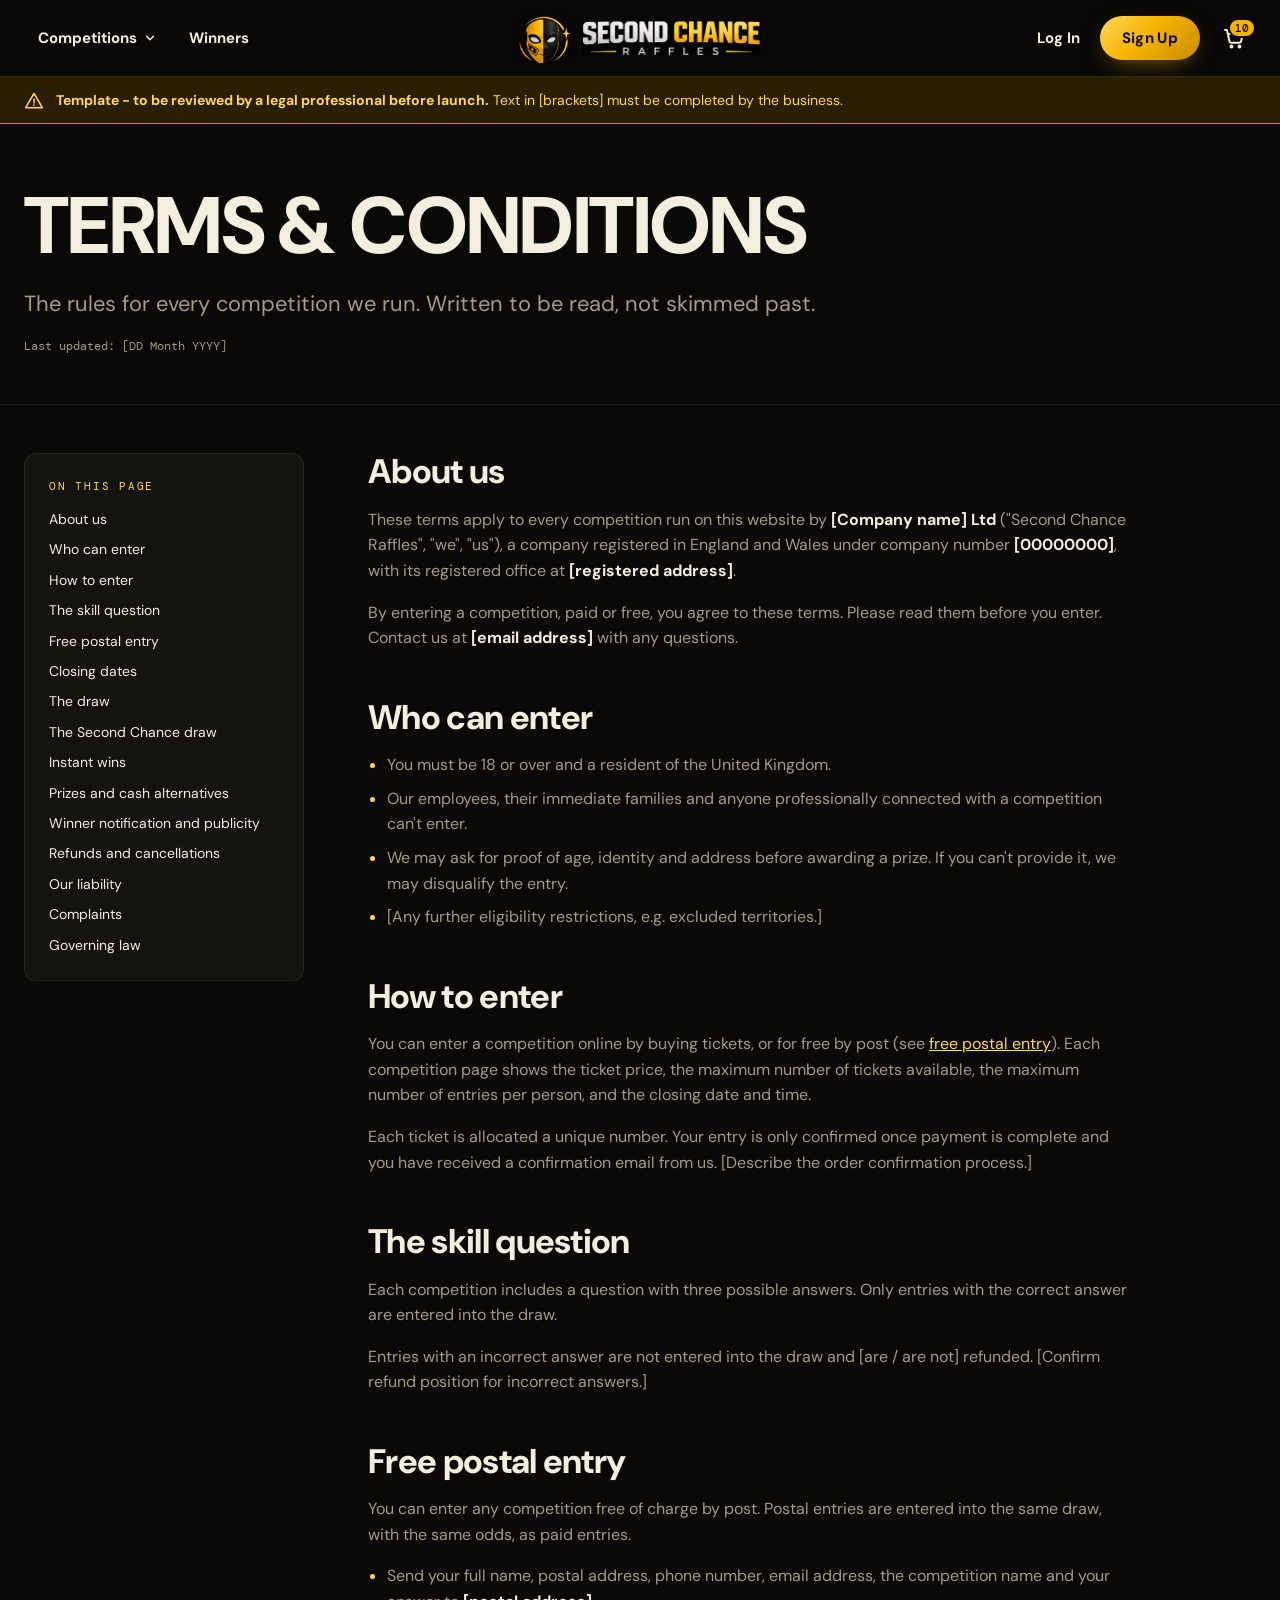
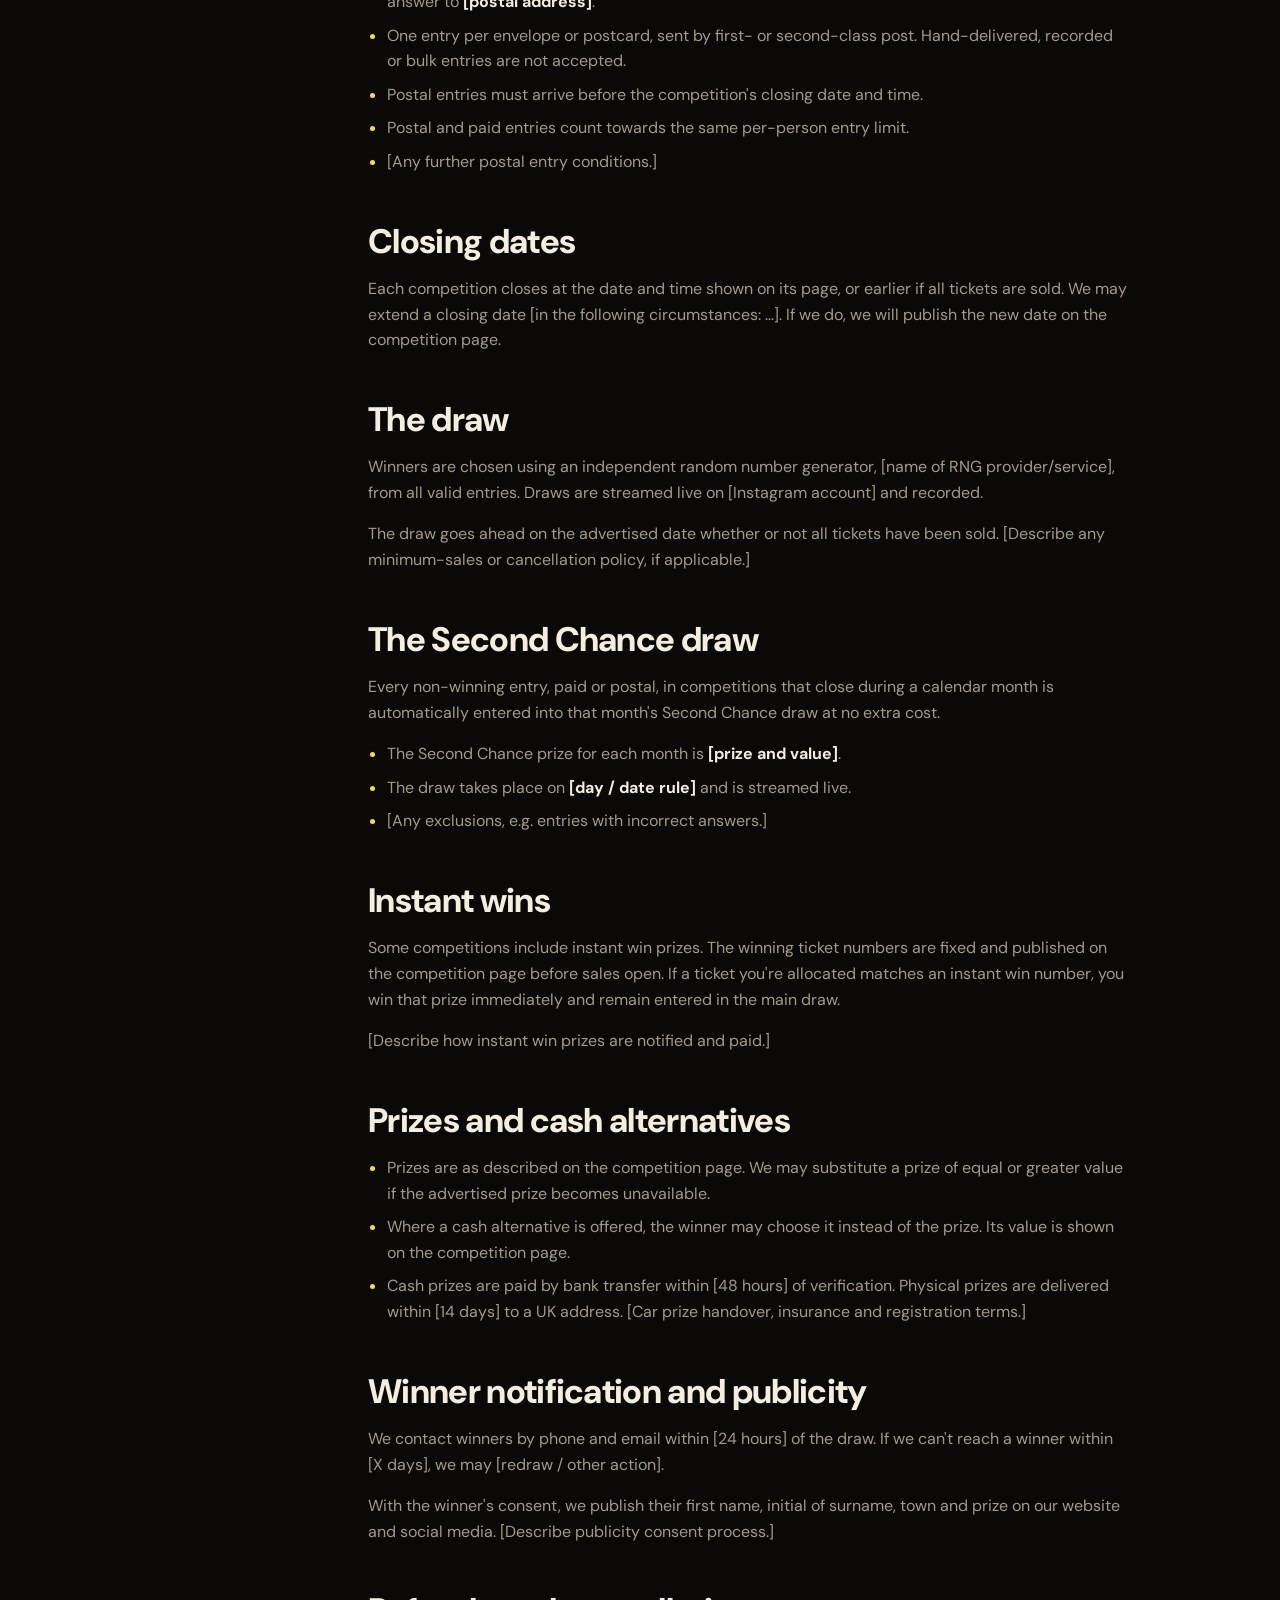
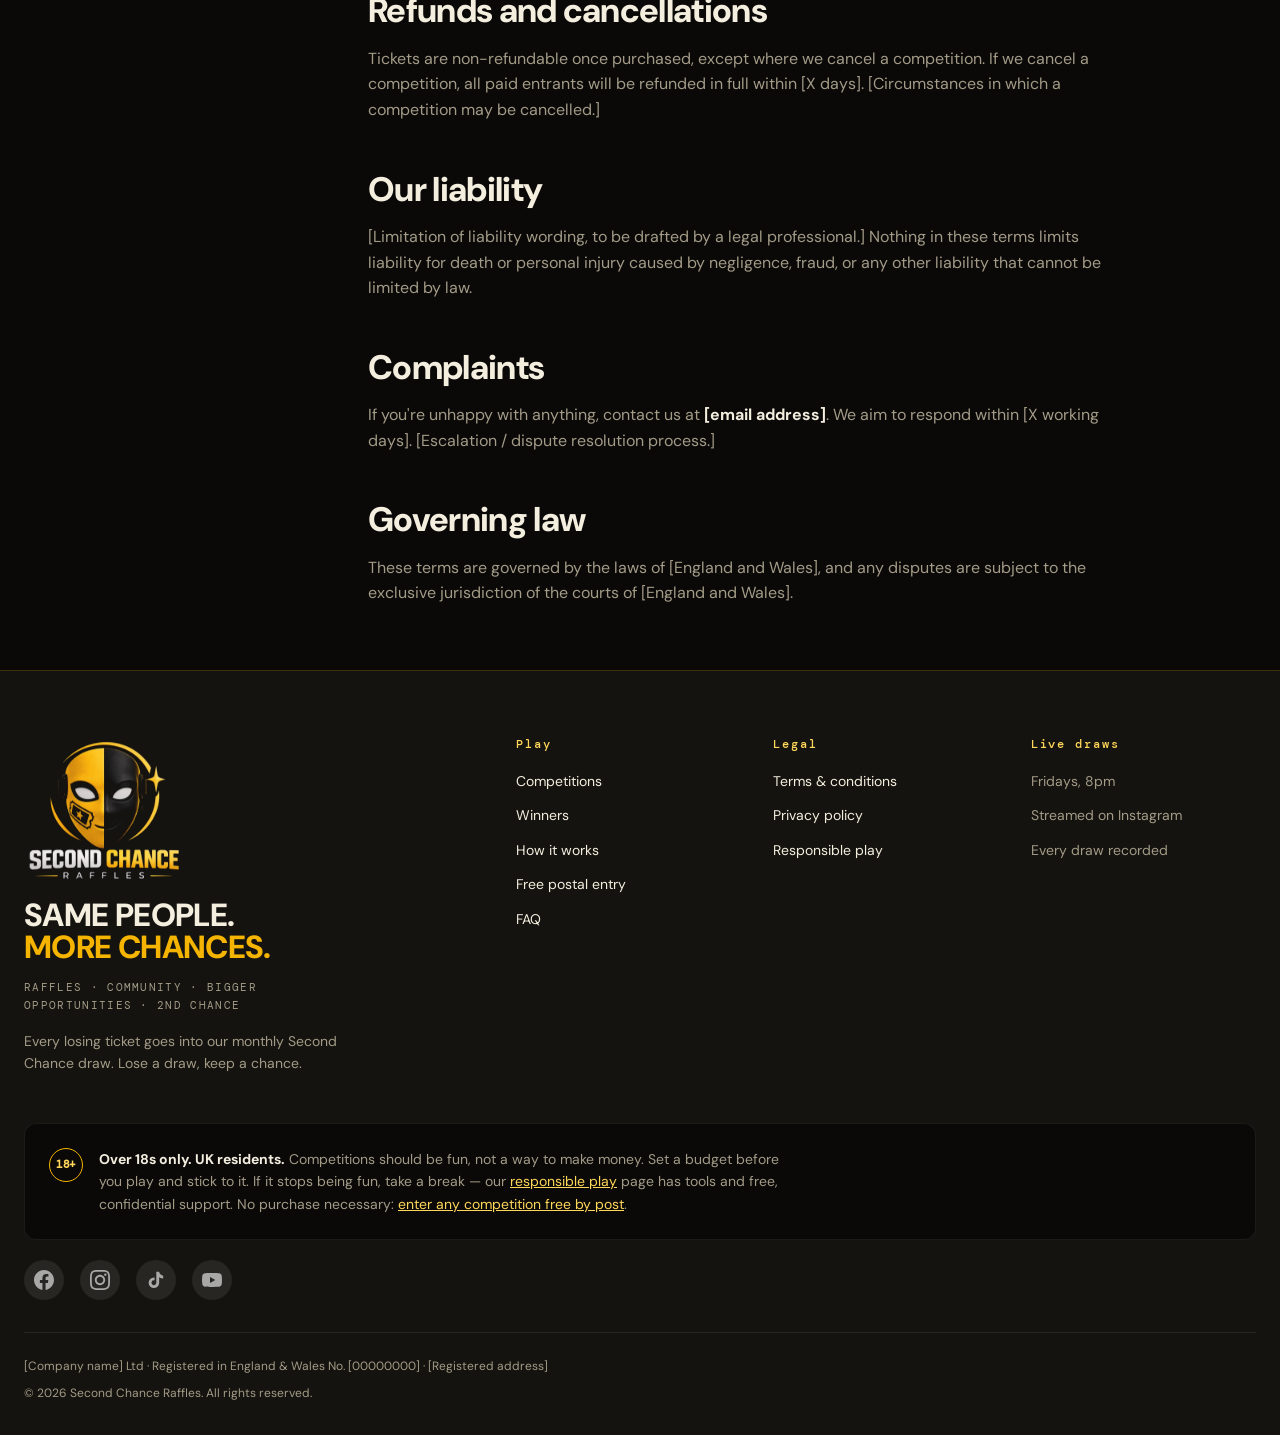
<file: terms.html>
<!doctype html>
<html lang="en-GB" class="no-js">
<head>
  <meta charset="utf-8">
  <meta name="viewport" content="width=device-width, initial-scale=1">
  <title>Terms &amp; Conditions | Second Chance Raffles</title>
  <meta name="description" content="The terms and conditions for entering Second Chance Raffles prize competitions.">
  <meta name="theme-color" content="#0A0908">
  <link rel="preconnect" href="https://fonts.googleapis.com">
  <link rel="preconnect" href="https://fonts.gstatic.com" crossorigin>
  <link rel="stylesheet" href="https://fonts.googleapis.com/css2?family=Anton&family=DM+Mono:wght@400;500&family=DM+Sans:wght@400;500;700;800&display=swap">
  <link rel="stylesheet" href="css/styles.css?v=b6978705">
</head>
<body>
  <a class="skip-link" href="#main">Skip to content</a>

  <header class="site-header">
    <div class="container header__inner">
      <div class="header__left">
        <button class="burger" type="button" aria-expanded="false" aria-controls="mobile-menu" aria-label="Open menu" data-menu-toggle>
          <span class="burger__lines" aria-hidden="true"><span></span><span></span><span></span></span>
        </button>
        <nav class="nav" aria-label="Main">
          <ul class="nav__list">
            <li class="nav-dd" data-dropdown>
              <button class="nav__link" type="button" aria-expanded="false" aria-controls="mega-competitions" data-dropdown-toggle>Competitions <svg class="nav__chev" viewBox="0 0 24 24" aria-hidden="true" fill="none" stroke="currentColor" stroke-width="2.5" stroke-linecap="round" stroke-linejoin="round"><path d="m6 9 6 6 6-6"/></svg></button>
              <div class="mega" id="mega-competitions">
                <div class="container mega__inner">
                  <div class="mega__col">
                    <h2 class="mega__heading">Categories</h2>
                    <ul class="mega__cats">
                <li><a class="mega__cat" href="index.html#cars">Cars</a></li>
                <li><a class="mega__cat" href="index.html#houses">Houses</a></li>
                <li><a class="mega__cat" href="index.html#tech">Tech</a></li>
                <li><a class="mega__cat" href="index.html#cash">Cash</a></li>
                <li><a class="mega__cat" href="index.html#all">Lifestyle</a></li>
                    </ul>
                  </div>
                  <div class="mega__col">
                    <h2 class="mega__heading">Featured</h2>
                    <ul class="mega__feats">
                <li class="mega__feat">
                  <span class="mega__thumb" aria-hidden="true"><svg viewBox="0 0 24 24" aria-hidden="true" fill="none" stroke="currentColor" stroke-width="2" stroke-linecap="round" stroke-linejoin="round" stroke-width="1.5"><path d="M5 16h14M3 16v-3l2-5h14l2 5v3"/><circle cx="7.5" cy="16.5" r="1.5"/><circle cx="16.5" cy="16.5" r="1.5"/></svg></span>
                  <span class="mega__feat-text">
                    <span class="mega__feat-name">VW Golf R</span>
                    <span class="mega__tag">Ends Sunday</span>
                  </span>
                  <a class="btn btn--gold mega__enter" href="competition.html?id=19" aria-label="Enter VW Golf R">Enter</a>
                </li>
                <li class="mega__feat">
                  <span class="mega__thumb" aria-hidden="true"><svg viewBox="0 0 24 24" aria-hidden="true" fill="none" stroke="currentColor" stroke-width="2" stroke-linecap="round" stroke-linejoin="round" stroke-width="1.5"><rect x="3" y="6" width="18" height="12" rx="1.5"/><circle cx="12" cy="12" r="2.5"/></svg></span>
                  <span class="mega__feat-text">
                    <span class="mega__feat-name">£10,000 Tax-Free Cash</span>
                    <span class="mega__tag">Ends Sunday</span>
                  </span>
                  <a class="btn btn--gold mega__enter" href="competition.html?id=13" aria-label="Enter £10,000 Tax-Free Cash">Enter</a>
                </li>
                <li class="mega__feat">
                  <span class="mega__thumb" aria-hidden="true"><svg viewBox="0 0 24 24" aria-hidden="true" fill="none" stroke="currentColor" stroke-width="2" stroke-linecap="round" stroke-linejoin="round" stroke-width="1.5"><rect x="3" y="7" width="18" height="10" rx="5"/><path d="M8 10v4M6 12h4M15.5 11h.01M17.5 13h.01"/></svg></span>
                  <span class="mega__feat-text">
                    <span class="mega__feat-name">PS5 Pro</span>
                    <span class="mega__tag">Ends Tomorrow</span>
                  </span>
                  <a class="btn btn--gold mega__enter" href="competition.html?id=10" aria-label="Enter PS5 Pro">Enter</a>
                </li>
                    </ul>
                  </div>
                  <div class="mega__col">
                    <h2 class="mega__heading">Quick links</h2>
                    <ul class="mega__cards">
                <li><a class="mega__card mega__card--amber" href="index.html#featured"><span class="mega__card-icon"><svg viewBox="0 0 24 24" aria-hidden="true" fill="none" stroke="currentColor" stroke-width="2" stroke-linecap="round" stroke-linejoin="round"><path d="M12 3l2.7 5.6 6.1.8-4.5 4.2 1.1 6.1L12 16.8l-5.4 2.9 1.1-6.1-4.5-4.2 6.1-.8z"/></svg></span><span class="mega__card-text"><span class="mega__card-title">Featured Competitions</span><span class="mega__card-count">3 Competitions</span></span><span class="mega__card-arrow"><svg viewBox="0 0 24 24" aria-hidden="true" fill="none" stroke="currentColor" stroke-width="2" stroke-linecap="round" stroke-linejoin="round"><path d="M5 12h14M13 6l6 6-6 6"/></svg></span></a></li>
                <li><a class="mega__card mega__card--red" href="index.html#ending-soon"><span class="mega__card-icon"><svg viewBox="0 0 24 24" aria-hidden="true" fill="none" stroke="currentColor" stroke-width="2" stroke-linecap="round" stroke-linejoin="round"><circle cx="12" cy="12" r="9"/><path d="M12 7v5l3 2"/></svg></span><span class="mega__card-text"><span class="mega__card-title">Ending Soon</span><span class="mega__card-count">6 Competitions</span></span><span class="mega__card-arrow"><svg viewBox="0 0 24 24" aria-hidden="true" fill="none" stroke="currentColor" stroke-width="2" stroke-linecap="round" stroke-linejoin="round"><path d="M5 12h14M13 6l6 6-6 6"/></svg></span></a></li>
                <li><a class="mega__card mega__card--purple" href="index.html#ending-soon"><span class="mega__card-icon"><svg viewBox="0 0 24 24" aria-hidden="true" fill="none" stroke="currentColor" stroke-width="2" stroke-linecap="round" stroke-linejoin="round"><circle cx="12" cy="12" r="9"/><path d="M12 7v5l3 2"/></svg></span><span class="mega__card-text"><span class="mega__card-title">Ends Tomorrow</span><span class="mega__card-count">2 Competitions</span></span><span class="mega__card-arrow"><svg viewBox="0 0 24 24" aria-hidden="true" fill="none" stroke="currentColor" stroke-width="2" stroke-linecap="round" stroke-linejoin="round"><path d="M5 12h14M13 6l6 6-6 6"/></svg></span></a></li>
                <li><a class="mega__card mega__card--yellow" href="index.html#instant-wins"><span class="mega__card-icon"><svg viewBox="0 0 24 24" aria-hidden="true" fill="none" stroke="currentColor" stroke-width="2" stroke-linecap="round" stroke-linejoin="round"><path d="M13 2 4 14h7l-1 8 9-12h-7z"/></svg></span><span class="mega__card-text"><span class="mega__card-title">Instant Wins</span><span class="mega__card-count">4 Competitions</span></span><span class="mega__card-arrow"><svg viewBox="0 0 24 24" aria-hidden="true" fill="none" stroke="currentColor" stroke-width="2" stroke-linecap="round" stroke-linejoin="round"><path d="M5 12h14M13 6l6 6-6 6"/></svg></span></a></li>
                <li><a class="mega__card mega__card--green" href="free-entry.html"><span class="mega__card-icon"><svg viewBox="0 0 24 24" aria-hidden="true" fill="none" stroke="currentColor" stroke-width="2" stroke-linecap="round" stroke-linejoin="round"><rect x="3" y="8" width="18" height="4" rx="1"/><path d="M12 8v13M5 12v9h14v-9M12 8S10.5 3 8 3a2.5 2.5 0 0 0 0 5M12 8s1.5-5 4-5a2.5 2.5 0 0 1 0 5"/></svg></span><span class="mega__card-text"><span class="mega__card-title">Free Comps</span><span class="mega__card-count">8 Competitions</span></span><span class="mega__card-arrow"><svg viewBox="0 0 24 24" aria-hidden="true" fill="none" stroke="currentColor" stroke-width="2" stroke-linecap="round" stroke-linejoin="round"><path d="M5 12h14M13 6l6 6-6 6"/></svg></span></a></li>
                <li><a class="mega__card mega__card--slate" href="index.html#all"><span class="mega__card-icon"><svg viewBox="0 0 24 24" aria-hidden="true" fill="none" stroke="currentColor" stroke-width="2" stroke-linecap="round" stroke-linejoin="round"><rect x="3" y="3" width="7" height="7" rx="1.5"/><rect x="14" y="3" width="7" height="7" rx="1.5"/><rect x="3" y="14" width="7" height="7" rx="1.5"/><rect x="14" y="14" width="7" height="7" rx="1.5"/></svg></span><span class="mega__card-text"><span class="mega__card-title">All Competitions</span><span class="mega__card-count">20 Competitions</span></span><span class="mega__card-arrow"><svg viewBox="0 0 24 24" aria-hidden="true" fill="none" stroke="currentColor" stroke-width="2" stroke-linecap="round" stroke-linejoin="round"><path d="M5 12h14M13 6l6 6-6 6"/></svg></span></a></li>
                    </ul>
                  </div>
                </div>
              </div>
            </li>
            <li><a class="nav__link" href="winners.html">Winners</a></li>
          </ul>
        </nav>
      </div>

      <a class="logo" href="index.html" aria-label="Second Chance Raffles home">
        <img class="logo__mark" src="assets/logo-mark.jpeg" alt="" width="590" height="560">
        <img class="logo__word" src="assets/logo-wordmark.jpeg" alt="" width="760" height="146">
      </a>

      <div class="header__right">
        <a class="header__login" href="#">Log In</a>
        <a class="btn btn--gold header__signup" href="#">Sign Up</a>
        <a class="cart" href="cart.html" aria-label="Basket, 0 tickets" aria-haspopup="true" aria-expanded="false" aria-controls="mini-cart" data-mini-cart-toggle>
          <span class="cart__icon"><svg viewBox="0 0 24 24" aria-hidden="true" fill="none" stroke="currentColor" stroke-width="2" stroke-linecap="round" stroke-linejoin="round"><path d="M3 4h2l2.4 11.2a2 2 0 0 0 2 1.6h7.7a2 2 0 0 0 2-1.5L21 8H6.2"/><circle cx="9.5" cy="20.5" r="1"/><circle cx="17.5" cy="20.5" r="1"/></svg></span>
          <span class="cart__badge" aria-hidden="true">0</span>
          <span class="visually-hidden" aria-live="polite" data-cart-announce></span>
        </a>
        <div class="mini-cart" id="mini-cart" role="region" aria-label="Basket" hidden data-mini-cart></div>
      </div>
    </div>
  </header>

  <div class="mobile-menu" id="mobile-menu" aria-label="Menu">
    <ul class="mm__list">
      <li>
        <button class="mm__top" type="button" aria-expanded="false" aria-controls="mm-competitions" data-accordion>Competitions <svg class="nav__chev" viewBox="0 0 24 24" aria-hidden="true" fill="none" stroke="currentColor" stroke-width="2.5" stroke-linecap="round" stroke-linejoin="round"><path d="m6 9 6 6 6-6"/></svg></button>
        <ul class="mm__sub" id="mm-competitions" hidden>
          <li><a class="mm__link" href="index.html#cars">Cars</a></li>
          <li><a class="mm__link" href="index.html#houses">Houses</a></li>
          <li><a class="mm__link" href="index.html#tech">Tech</a></li>
          <li><a class="mm__link" href="index.html#cash">Cash</a></li>
          <li><a class="mm__link" href="index.html#all">Lifestyle</a></li>
          <li class="mm__divider" aria-hidden="true"></li>
          <li><a class="mm__link" href="index.html#featured">Featured Competitions<span class="mm__count">3 Competitions</span></a></li>
          <li><a class="mm__link" href="index.html#ending-soon">Ending Soon<span class="mm__count">6 Competitions</span></a></li>
          <li><a class="mm__link" href="index.html#ending-soon">Ends Tomorrow<span class="mm__count">2 Competitions</span></a></li>
          <li><a class="mm__link" href="index.html#instant-wins">Instant Wins<span class="mm__count">4 Competitions</span></a></li>
          <li><a class="mm__link" href="free-entry.html">Free Comps<span class="mm__count">8 Competitions</span></a></li>
          <li><a class="mm__link" href="index.html#all">All Competitions<span class="mm__count">20 Competitions</span></a></li>
        </ul>
      </li>
      <li><a class="mm__top" href="winners.html">Winners</a></li>
    </ul>
    <div class="mm__actions">
      <a class="btn btn--gold btn--block" href="#">Sign Up</a>
      <a class="mm__login" href="#">Log In</a>
    </div>
  </div>

  <main id="main">
    <div class="template-banner" role="note">
      <div class="container template-banner__inner">
        <svg viewBox="0 0 24 24" aria-hidden="true"><path d="M12 3 2 20h20Z" fill="none" stroke="currentColor" stroke-width="1.8" stroke-linejoin="round"/><path d="M12 10v4.5" stroke="currentColor" stroke-width="1.8" stroke-linecap="round"/><circle cx="12" cy="17" r="1" fill="currentColor"/></svg>
        <p><strong>Template - to be reviewed by a legal professional before launch.</strong> Text in [brackets] must be completed by the business.</p>
      </div>
    </div>

    <section class="page-hero">
      <div class="container">
        <h1>Terms &amp; conditions</h1>
        <p class="lede">The rules for every competition we run. Written to be read, not skimmed past.</p>
        <p class="legal__updated">Last updated: [DD Month YYYY]</p>
      </div>
    </section>

    <div class="container legal">
      <nav class="legal__toc" aria-label="On this page">
        <p class="legal__toc-title">On this page</p>
        <ol>
            <li><a href="#about">About us</a></li>
            <li><a href="#eligibility">Who can enter</a></li>
            <li><a href="#how-to-enter">How to enter</a></li>
            <li><a href="#skill-question">The skill question</a></li>
            <li><a href="#postal-entry">Free postal entry</a></li>
            <li><a href="#closing-dates">Closing dates</a></li>
            <li><a href="#the-draw">The draw</a></li>
            <li><a href="#second-chance">The Second Chance draw</a></li>
            <li><a href="#instant-wins">Instant wins</a></li>
            <li><a href="#prizes">Prizes and cash alternatives</a></li>
            <li><a href="#winners">Winner notification and publicity</a></li>
            <li><a href="#refunds">Refunds and cancellations</a></li>
            <li><a href="#liability">Our liability</a></li>
            <li><a href="#complaints">Complaints</a></li>
            <li><a href="#law">Governing law</a></li>
        </ol>
      </nav>
      <article class="legal__body">
          <section class="legal__section" id="about" aria-labelledby="about-h">
            <h2 id="about-h">About us</h2>
            <p>These terms apply to every competition run on this website by <strong>[Company name] Ltd</strong> ("Second Chance Raffles", "we", "us"), a company registered in England and Wales under company number <strong>[00000000]</strong>, with its registered office at <strong>[registered address]</strong>.</p>
            <p>By entering a competition, paid or free, you agree to these terms. Please read them before you enter. Contact us at <strong>[email address]</strong> with any questions.</p>
          </section>
          <section class="legal__section" id="eligibility" aria-labelledby="eligibility-h">
            <h2 id="eligibility-h">Who can enter</h2>
            <ul>
              <li>You must be 18 or over and a resident of the United Kingdom.</li>
              <li>Our employees, their immediate families and anyone professionally connected with a competition can't enter.</li>
              <li>We may ask for proof of age, identity and address before awarding a prize. If you can't provide it, we may disqualify the entry.</li>
              <li>[Any further eligibility restrictions, e.g. excluded territories.]</li>
            </ul>
          </section>
          <section class="legal__section" id="how-to-enter" aria-labelledby="how-to-enter-h">
            <h2 id="how-to-enter-h">How to enter</h2>
            <p>You can enter a competition online by buying tickets, or for free by post (see <a href="#postal-entry">free postal entry</a>). Each competition page shows the ticket price, the maximum number of tickets available, the maximum number of entries per person, and the closing date and time.</p>
            <p>Each ticket is allocated a unique number. Your entry is only confirmed once payment is complete and you have received a confirmation email from us. [Describe the order confirmation process.]</p>
          </section>
          <section class="legal__section" id="skill-question" aria-labelledby="skill-question-h">
            <h2 id="skill-question-h">The skill question</h2>
            <p>Each competition includes a question with three possible answers. Only entries with the correct answer are entered into the draw.</p>
            <p>Entries with an incorrect answer are not entered into the draw and [are / are not] refunded. [Confirm refund position for incorrect answers.]</p>
          </section>
          <section class="legal__section" id="postal-entry" aria-labelledby="postal-entry-h">
            <h2 id="postal-entry-h">Free postal entry</h2>
            <p>You can enter any competition free of charge by post. Postal entries are entered into the same draw, with the same odds, as paid entries.</p>
            <ul>
              <li>Send your full name, postal address, phone number, email address, the competition name and your answer to <strong>[postal address]</strong>.</li>
              <li>One entry per envelope or postcard, sent by first- or second-class post. Hand-delivered, recorded or bulk entries are not accepted.</li>
              <li>Postal entries must arrive before the competition's closing date and time.</li>
              <li>Postal and paid entries count towards the same per-person entry limit.</li>
              <li>[Any further postal entry conditions.]</li>
            </ul>
          </section>
          <section class="legal__section" id="closing-dates" aria-labelledby="closing-dates-h">
            <h2 id="closing-dates-h">Closing dates</h2>
            <p>Each competition closes at the date and time shown on its page, or earlier if all tickets are sold. We may extend a closing date [in the following circumstances: …]. If we do, we will publish the new date on the competition page.</p>
          </section>
          <section class="legal__section" id="the-draw" aria-labelledby="the-draw-h">
            <h2 id="the-draw-h">The draw</h2>
            <p>Winners are chosen using an independent random number generator, [name of RNG provider/service], from all valid entries. Draws are streamed live on [Instagram account] and recorded.</p>
            <p>The draw goes ahead on the advertised date whether or not all tickets have been sold. [Describe any minimum-sales or cancellation policy, if applicable.]</p>
          </section>
          <section class="legal__section" id="second-chance" aria-labelledby="second-chance-h">
            <h2 id="second-chance-h">The Second Chance draw</h2>
            <p>Every non-winning entry, paid or postal, in competitions that close during a calendar month is automatically entered into that month's Second Chance draw at no extra cost.</p>
            <ul>
              <li>The Second Chance prize for each month is <strong>[prize and value]</strong>.</li>
              <li>The draw takes place on <strong>[day / date rule]</strong> and is streamed live.</li>
              <li>[Any exclusions, e.g. entries with incorrect answers.]</li>
            </ul>
          </section>
          <section class="legal__section" id="instant-wins" aria-labelledby="instant-wins-h">
            <h2 id="instant-wins-h">Instant wins</h2>
            <p>Some competitions include instant win prizes. The winning ticket numbers are fixed and published on the competition page before sales open. If a ticket you're allocated matches an instant win number, you win that prize immediately and remain entered in the main draw.</p>
            <p>[Describe how instant win prizes are notified and paid.]</p>
          </section>
          <section class="legal__section" id="prizes" aria-labelledby="prizes-h">
            <h2 id="prizes-h">Prizes and cash alternatives</h2>
            <ul>
              <li>Prizes are as described on the competition page. We may substitute a prize of equal or greater value if the advertised prize becomes unavailable.</li>
              <li>Where a cash alternative is offered, the winner may choose it instead of the prize. Its value is shown on the competition page.</li>
              <li>Cash prizes are paid by bank transfer within [48 hours] of verification. Physical prizes are delivered within [14 days] to a UK address. [Car prize handover, insurance and registration terms.]</li>
            </ul>
          </section>
          <section class="legal__section" id="winners" aria-labelledby="winners-h">
            <h2 id="winners-h">Winner notification and publicity</h2>
            <p>We contact winners by phone and email within [24 hours] of the draw. If we can't reach a winner within [X days], we may [redraw / other action].</p>
            <p>With the winner's consent, we publish their first name, initial of surname, town and prize on our website and social media. [Describe publicity consent process.]</p>
          </section>
          <section class="legal__section" id="refunds" aria-labelledby="refunds-h">
            <h2 id="refunds-h">Refunds and cancellations</h2>
            <p>Tickets are non-refundable once purchased, except where we cancel a competition. If we cancel a competition, all paid entrants will be refunded in full within [X days]. [Circumstances in which a competition may be cancelled.]</p>
          </section>
          <section class="legal__section" id="liability" aria-labelledby="liability-h">
            <h2 id="liability-h">Our liability</h2>
            <p>[Limitation of liability wording, to be drafted by a legal professional.] Nothing in these terms limits liability for death or personal injury caused by negligence, fraud, or any other liability that cannot be limited by law.</p>
          </section>
          <section class="legal__section" id="complaints" aria-labelledby="complaints-h">
            <h2 id="complaints-h">Complaints</h2>
            <p>If you're unhappy with anything, contact us at <strong>[email address]</strong>. We aim to respond within [X working days]. [Escalation / dispute resolution process.]</p>
          </section>
          <section class="legal__section" id="law" aria-labelledby="law-h">
            <h2 id="law-h">Governing law</h2>
            <p>These terms are governed by the laws of [England and Wales], and any disputes are subject to the exclusive jurisdiction of the courts of [England and Wales].</p>
          </section>
      </article>
    </div>
  </main>

  <footer class="site-footer">
    <div class="container">
      <div class="footer__top">
        <div class="footer__brand">
          <img src="assets/logo-lockup.jpeg" alt="Second Chance Raffles" width="800" height="740" loading="lazy">
          <p class="footer__tagline">Same people.<br><span class="gold">More chances.</span></p>
          <p class="footer__pillars">Raffles · Community · Bigger opportunities · 2nd chance</p>
          <p>Every losing ticket goes into our monthly Second Chance draw. Lose a draw, keep a chance.</p>
        </div>
        <div class="footer__cols">
          <div class="footer__col"><h2>Play</h2><ul>
            <li><a href="index.html#all">Competitions</a></li>
            <li><a href="winners.html">Winners</a></li>
            <li><a href="index.html#how-it-works">How it works</a></li>
            <li><a href="free-entry.html">Free postal entry</a></li>
            <li><a href="faq.html">FAQ</a></li>
          </ul></div>
          <div class="footer__col"><h2>Legal</h2><ul>
            <li><a href="terms.html">Terms &amp; conditions</a></li>
            <li><a href="privacy.html">Privacy policy</a></li>
            <li><a href="responsible-gaming.html">Responsible play</a></li>
          </ul></div>
          <div class="footer__col"><h2>Live draws</h2><ul>
            <li>Fridays, 8pm</li>
            <li>Streamed on Instagram</li>
            <li>Every draw recorded</li>
          </ul></div>
        </div>
      </div>

      <div class="footer__play">
        <span class="chip-18" aria-hidden="true">18+</span>
        <p><strong>Over 18s only. UK residents.</strong> Competitions should be fun, not a way to make money. Set a budget before you play and stick to it. If it stops being fun, take a break — our <a href="responsible-gaming.html">responsible play</a> page has tools and free, confidential support. No purchase necessary: <a href="free-entry.html">enter any competition free by post</a>.</p>
      </div>

      <!-- Social media links — client to update href="#" with actual profile URLs -->
      <div class="footer-social">
        <a href="#" class="footer-social__link" aria-label="Facebook" data-social="facebook">
          <svg width="20" height="20" viewBox="0 0 24 24" fill="currentColor" aria-hidden="true"><path d="M24 12.073c0-6.627-5.373-12-12-12s-12 5.373-12 12c0 5.99 4.388 10.954 10.125 11.854v-8.385H7.078v-3.47h3.047V9.43c0-3.007 1.792-4.669 4.533-4.669 1.312 0 2.686.235 2.686.235v2.953H15.83c-1.491 0-1.956.925-1.956 1.874v2.25h3.328l-.532 3.47h-2.796v8.385C19.612 23.027 24 18.062 24 12.073z"/></svg>
        </a>
        <a href="#" class="footer-social__link" aria-label="Instagram" data-social="instagram">
          <svg width="20" height="20" viewBox="0 0 24 24" fill="currentColor" aria-hidden="true"><path d="M12 2.163c3.204 0 3.584.012 4.85.07 3.252.148 4.771 1.691 4.919 4.919.058 1.265.069 1.645.069 4.849 0 3.205-.012 3.584-.069 4.849-.149 3.225-1.664 4.771-4.919 4.919-1.266.058-1.644.07-4.85.07-3.204 0-3.584-.012-4.849-.07-3.26-.149-4.771-1.699-4.919-4.92-.058-1.265-.07-1.644-.07-4.849 0-3.204.013-3.583.07-4.849.149-3.227 1.664-4.771 4.919-4.919 1.266-.057 1.645-.069 4.849-.069zm0-2.163c-3.259 0-3.667.014-4.947.072-4.358.2-6.78 2.618-6.98 6.98-.059 1.281-.073 1.689-.073 4.948 0 3.259.014 3.668.072 4.948.2 4.358 2.618 6.78 6.98 6.98 1.281.058 1.689.072 4.948.072 3.259 0 3.668-.014 4.948-.072 4.354-.2 6.782-2.618 6.979-6.98.059-1.28.073-1.689.073-4.948 0-3.259-.014-3.667-.072-4.947-.196-4.354-2.617-6.78-6.979-6.98-1.281-.059-1.69-.073-4.949-.073zm0 5.838c-3.403 0-6.162 2.759-6.162 6.162s2.759 6.163 6.162 6.163 6.162-2.759 6.162-6.163c0-3.403-2.759-6.162-6.162-6.162zm0 10.162c-2.209 0-4-1.79-4-4 0-2.209 1.791-4 4-4s4 1.791 4 4c0 2.21-1.791 4-4 4zm6.406-11.845c-.796 0-1.441.645-1.441 1.44s.645 1.44 1.441 1.44c.795 0 1.439-.645 1.439-1.44s-.644-1.44-1.439-1.44z"/></svg>
        </a>
        <a href="#" class="footer-social__link" aria-label="TikTok" data-social="tiktok">
          <svg width="20" height="20" viewBox="0 0 24 24" fill="currentColor" aria-hidden="true"><path d="M19.59 6.69a4.83 4.83 0 01-3.77-4.25V2h-3.45v13.67a2.89 2.89 0 01-2.88 2.5 2.89 2.89 0 01-2.89-2.89 2.89 2.89 0 012.89-2.89c.28 0 .54.04.79.1V9.01a6.32 6.32 0 00-.79-.05 6.34 6.34 0 00-6.34 6.34 6.34 6.34 0 006.34 6.34 6.34 6.34 0 006.33-6.34V8.69a8.18 8.18 0 004.79 1.54V6.78a4.85 4.85 0 01-1.02-.09z"/></svg>
        </a>
        <a href="#" class="footer-social__link" aria-label="YouTube" data-social="youtube">
          <svg width="20" height="20" viewBox="0 0 24 24" fill="currentColor" aria-hidden="true"><path d="M23.495 6.205a3.007 3.007 0 00-2.088-2.088c-1.87-.501-9.396-.501-9.396-.501s-7.507-.01-9.396.501A3.007 3.007 0 00.527 6.205a31.247 31.247 0 00-.522 5.805 31.247 31.247 0 00.522 5.783 3.007 3.007 0 002.088 2.088c1.868.502 9.396.502 9.396.502s7.506 0 9.396-.502a3.007 3.007 0 002.088-2.088 31.247 31.247 0 00.5-5.783 31.247 31.247 0 00-.5-5.805zM9.609 15.601V8.408l6.264 3.602z"/></svg>
        </a>
      </div>

      <div class="footer__bottom">
        <p>[Company name] Ltd · Registered in England &amp; Wales No. [00000000] · [Registered address]</p>
        <p>© 2026 Second Chance Raffles. All rights reserved.</p>
      </div>
    </div>
  </footer>

  <script src="data/competitions.js?v=31812f98"></script>
  <script src="js/main.js?v=f2cb6942"></script>
</body>
</html>
</file>
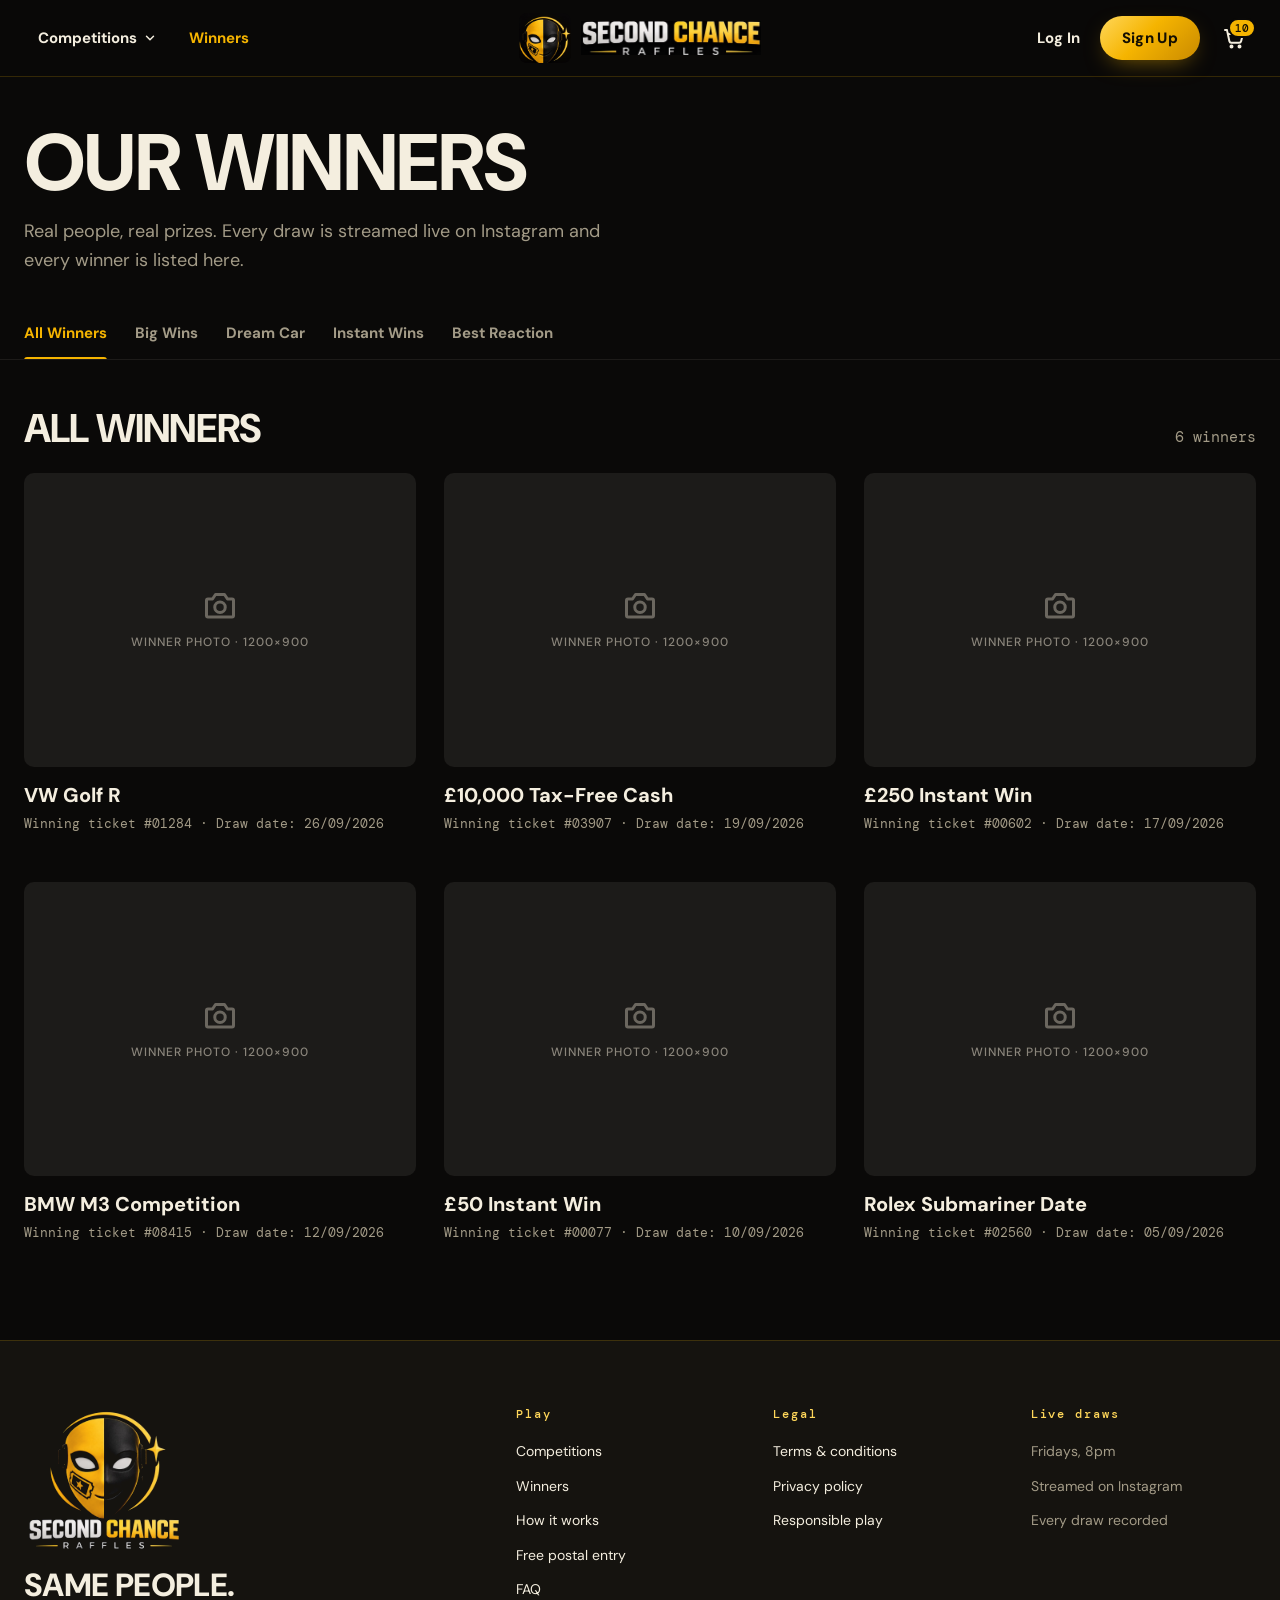
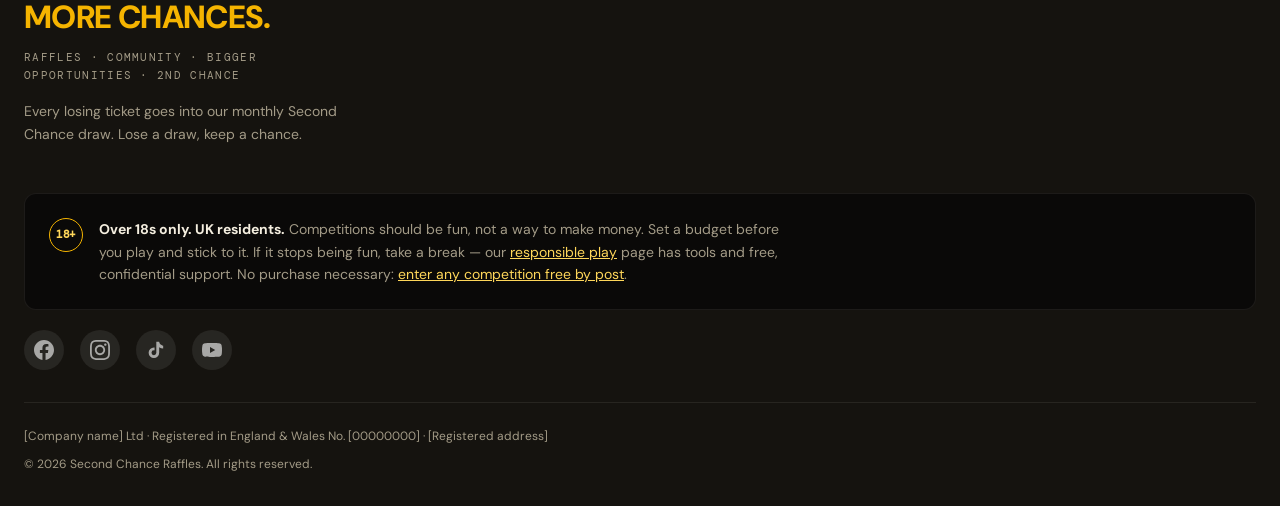
<file: winners.html>
<!doctype html>
<html lang="en-GB" class="no-js">
<head>
  <meta charset="utf-8">
  <meta name="viewport" content="width=device-width, initial-scale=1">
  <title>Winners · Second Chance Raffles</title>
  <meta name="description" content="Meet our latest winners: cars, cash, watches and instant wins, all drawn live on Instagram.">
  <meta name="theme-color" content="#0A0908">
  <link rel="preconnect" href="https://fonts.googleapis.com">
  <link rel="preconnect" href="https://fonts.gstatic.com" crossorigin>
  <link rel="stylesheet" href="https://fonts.googleapis.com/css2?family=Anton&family=DM+Mono:wght@400;500&family=DM+Sans:wght@400;500;700;800&display=swap">
  <link rel="stylesheet" href="css/styles.css?v=b6978705">
</head>
<body>
  <a class="skip-link" href="#main">Skip to content</a>

  <header class="site-header">
    <div class="container header__inner">
      <div class="header__left">
        <button class="burger" type="button" aria-expanded="false" aria-controls="mobile-menu" aria-label="Open menu" data-menu-toggle>
          <span class="burger__lines" aria-hidden="true"><span></span><span></span><span></span></span>
        </button>
        <nav class="nav" aria-label="Main">
          <ul class="nav__list">
            <li class="nav-dd" data-dropdown>
              <button class="nav__link" type="button" aria-expanded="false" aria-controls="mega-competitions" data-dropdown-toggle>Competitions <svg class="nav__chev" viewBox="0 0 24 24" aria-hidden="true" fill="none" stroke="currentColor" stroke-width="2.5" stroke-linecap="round" stroke-linejoin="round"><path d="m6 9 6 6 6-6"/></svg></button>
              <div class="mega" id="mega-competitions">
                <div class="container mega__inner">
                  <div class="mega__col">
                    <h2 class="mega__heading">Categories</h2>
                    <ul class="mega__cats">
                <li><a class="mega__cat" href="index.html#cars">Cars</a></li>
                <li><a class="mega__cat" href="index.html#houses">Houses</a></li>
                <li><a class="mega__cat" href="index.html#tech">Tech</a></li>
                <li><a class="mega__cat" href="index.html#cash">Cash</a></li>
                <li><a class="mega__cat" href="index.html#all">Lifestyle</a></li>
                    </ul>
                  </div>
                  <div class="mega__col">
                    <h2 class="mega__heading">Featured</h2>
                    <ul class="mega__feats">
                <li class="mega__feat">
                  <span class="mega__thumb" aria-hidden="true"><svg viewBox="0 0 24 24" aria-hidden="true" fill="none" stroke="currentColor" stroke-width="2" stroke-linecap="round" stroke-linejoin="round" stroke-width="1.5"><path d="M5 16h14M3 16v-3l2-5h14l2 5v3"/><circle cx="7.5" cy="16.5" r="1.5"/><circle cx="16.5" cy="16.5" r="1.5"/></svg></span>
                  <span class="mega__feat-text">
                    <span class="mega__feat-name">VW Golf R</span>
                    <span class="mega__tag">Ends Sunday</span>
                  </span>
                  <a class="btn btn--gold mega__enter" href="competition.html?id=19" aria-label="Enter VW Golf R">Enter</a>
                </li>
                <li class="mega__feat">
                  <span class="mega__thumb" aria-hidden="true"><svg viewBox="0 0 24 24" aria-hidden="true" fill="none" stroke="currentColor" stroke-width="2" stroke-linecap="round" stroke-linejoin="round" stroke-width="1.5"><rect x="3" y="6" width="18" height="12" rx="1.5"/><circle cx="12" cy="12" r="2.5"/></svg></span>
                  <span class="mega__feat-text">
                    <span class="mega__feat-name">£10,000 Tax-Free Cash</span>
                    <span class="mega__tag">Ends Sunday</span>
                  </span>
                  <a class="btn btn--gold mega__enter" href="competition.html?id=13" aria-label="Enter £10,000 Tax-Free Cash">Enter</a>
                </li>
                <li class="mega__feat">
                  <span class="mega__thumb" aria-hidden="true"><svg viewBox="0 0 24 24" aria-hidden="true" fill="none" stroke="currentColor" stroke-width="2" stroke-linecap="round" stroke-linejoin="round" stroke-width="1.5"><rect x="3" y="7" width="18" height="10" rx="5"/><path d="M8 10v4M6 12h4M15.5 11h.01M17.5 13h.01"/></svg></span>
                  <span class="mega__feat-text">
                    <span class="mega__feat-name">PS5 Pro</span>
                    <span class="mega__tag">Ends Tomorrow</span>
                  </span>
                  <a class="btn btn--gold mega__enter" href="competition.html?id=10" aria-label="Enter PS5 Pro">Enter</a>
                </li>
                    </ul>
                  </div>
                  <div class="mega__col">
                    <h2 class="mega__heading">Quick links</h2>
                    <ul class="mega__cards">
                <li><a class="mega__card mega__card--amber" href="index.html#featured"><span class="mega__card-icon"><svg viewBox="0 0 24 24" aria-hidden="true" fill="none" stroke="currentColor" stroke-width="2" stroke-linecap="round" stroke-linejoin="round"><path d="M12 3l2.7 5.6 6.1.8-4.5 4.2 1.1 6.1L12 16.8l-5.4 2.9 1.1-6.1-4.5-4.2 6.1-.8z"/></svg></span><span class="mega__card-text"><span class="mega__card-title">Featured Competitions</span><span class="mega__card-count">3 Competitions</span></span><span class="mega__card-arrow"><svg viewBox="0 0 24 24" aria-hidden="true" fill="none" stroke="currentColor" stroke-width="2" stroke-linecap="round" stroke-linejoin="round"><path d="M5 12h14M13 6l6 6-6 6"/></svg></span></a></li>
                <li><a class="mega__card mega__card--red" href="index.html#ending-soon"><span class="mega__card-icon"><svg viewBox="0 0 24 24" aria-hidden="true" fill="none" stroke="currentColor" stroke-width="2" stroke-linecap="round" stroke-linejoin="round"><circle cx="12" cy="12" r="9"/><path d="M12 7v5l3 2"/></svg></span><span class="mega__card-text"><span class="mega__card-title">Ending Soon</span><span class="mega__card-count">6 Competitions</span></span><span class="mega__card-arrow"><svg viewBox="0 0 24 24" aria-hidden="true" fill="none" stroke="currentColor" stroke-width="2" stroke-linecap="round" stroke-linejoin="round"><path d="M5 12h14M13 6l6 6-6 6"/></svg></span></a></li>
                <li><a class="mega__card mega__card--purple" href="index.html#ending-soon"><span class="mega__card-icon"><svg viewBox="0 0 24 24" aria-hidden="true" fill="none" stroke="currentColor" stroke-width="2" stroke-linecap="round" stroke-linejoin="round"><circle cx="12" cy="12" r="9"/><path d="M12 7v5l3 2"/></svg></span><span class="mega__card-text"><span class="mega__card-title">Ends Tomorrow</span><span class="mega__card-count">2 Competitions</span></span><span class="mega__card-arrow"><svg viewBox="0 0 24 24" aria-hidden="true" fill="none" stroke="currentColor" stroke-width="2" stroke-linecap="round" stroke-linejoin="round"><path d="M5 12h14M13 6l6 6-6 6"/></svg></span></a></li>
                <li><a class="mega__card mega__card--yellow" href="index.html#instant-wins"><span class="mega__card-icon"><svg viewBox="0 0 24 24" aria-hidden="true" fill="none" stroke="currentColor" stroke-width="2" stroke-linecap="round" stroke-linejoin="round"><path d="M13 2 4 14h7l-1 8 9-12h-7z"/></svg></span><span class="mega__card-text"><span class="mega__card-title">Instant Wins</span><span class="mega__card-count">4 Competitions</span></span><span class="mega__card-arrow"><svg viewBox="0 0 24 24" aria-hidden="true" fill="none" stroke="currentColor" stroke-width="2" stroke-linecap="round" stroke-linejoin="round"><path d="M5 12h14M13 6l6 6-6 6"/></svg></span></a></li>
                <li><a class="mega__card mega__card--green" href="free-entry.html"><span class="mega__card-icon"><svg viewBox="0 0 24 24" aria-hidden="true" fill="none" stroke="currentColor" stroke-width="2" stroke-linecap="round" stroke-linejoin="round"><rect x="3" y="8" width="18" height="4" rx="1"/><path d="M12 8v13M5 12v9h14v-9M12 8S10.5 3 8 3a2.5 2.5 0 0 0 0 5M12 8s1.5-5 4-5a2.5 2.5 0 0 1 0 5"/></svg></span><span class="mega__card-text"><span class="mega__card-title">Free Comps</span><span class="mega__card-count">8 Competitions</span></span><span class="mega__card-arrow"><svg viewBox="0 0 24 24" aria-hidden="true" fill="none" stroke="currentColor" stroke-width="2" stroke-linecap="round" stroke-linejoin="round"><path d="M5 12h14M13 6l6 6-6 6"/></svg></span></a></li>
                <li><a class="mega__card mega__card--slate" href="index.html#all"><span class="mega__card-icon"><svg viewBox="0 0 24 24" aria-hidden="true" fill="none" stroke="currentColor" stroke-width="2" stroke-linecap="round" stroke-linejoin="round"><rect x="3" y="3" width="7" height="7" rx="1.5"/><rect x="14" y="3" width="7" height="7" rx="1.5"/><rect x="3" y="14" width="7" height="7" rx="1.5"/><rect x="14" y="14" width="7" height="7" rx="1.5"/></svg></span><span class="mega__card-text"><span class="mega__card-title">All Competitions</span><span class="mega__card-count">20 Competitions</span></span><span class="mega__card-arrow"><svg viewBox="0 0 24 24" aria-hidden="true" fill="none" stroke="currentColor" stroke-width="2" stroke-linecap="round" stroke-linejoin="round"><path d="M5 12h14M13 6l6 6-6 6"/></svg></span></a></li>
                    </ul>
                  </div>
                </div>
              </div>
            </li>
            <li><a class="nav__link" href="winners.html" aria-current="page">Winners</a></li>
          </ul>
        </nav>
      </div>

      <a class="logo" href="index.html" aria-label="Second Chance Raffles home">
        <img class="logo__mark" src="assets/logo-mark.jpeg" alt="" width="590" height="560">
        <img class="logo__word" src="assets/logo-wordmark.jpeg" alt="" width="760" height="146">
      </a>

      <div class="header__right">
        <a class="header__login" href="#">Log In</a>
        <a class="btn btn--gold header__signup" href="#">Sign Up</a>
        <a class="cart" href="cart.html" aria-label="Basket, 0 tickets" aria-haspopup="true" aria-expanded="false" aria-controls="mini-cart" data-mini-cart-toggle>
          <span class="cart__icon"><svg viewBox="0 0 24 24" aria-hidden="true" fill="none" stroke="currentColor" stroke-width="2" stroke-linecap="round" stroke-linejoin="round"><path d="M3 4h2l2.4 11.2a2 2 0 0 0 2 1.6h7.7a2 2 0 0 0 2-1.5L21 8H6.2"/><circle cx="9.5" cy="20.5" r="1"/><circle cx="17.5" cy="20.5" r="1"/></svg></span>
          <span class="cart__badge" aria-hidden="true">0</span>
          <span class="visually-hidden" aria-live="polite" data-cart-announce></span>
        </a>
        <div class="mini-cart" id="mini-cart" role="region" aria-label="Basket" hidden data-mini-cart></div>
      </div>
    </div>
  </header>

  <div class="mobile-menu" id="mobile-menu" aria-label="Menu">
    <ul class="mm__list">
      <li>
        <button class="mm__top" type="button" aria-expanded="false" aria-controls="mm-competitions" data-accordion>Competitions <svg class="nav__chev" viewBox="0 0 24 24" aria-hidden="true" fill="none" stroke="currentColor" stroke-width="2.5" stroke-linecap="round" stroke-linejoin="round"><path d="m6 9 6 6 6-6"/></svg></button>
        <ul class="mm__sub" id="mm-competitions" hidden>
          <li><a class="mm__link" href="index.html#cars">Cars</a></li>
          <li><a class="mm__link" href="index.html#houses">Houses</a></li>
          <li><a class="mm__link" href="index.html#tech">Tech</a></li>
          <li><a class="mm__link" href="index.html#cash">Cash</a></li>
          <li><a class="mm__link" href="index.html#all">Lifestyle</a></li>
          <li class="mm__divider" aria-hidden="true"></li>
          <li><a class="mm__link" href="index.html#featured">Featured Competitions<span class="mm__count">3 Competitions</span></a></li>
          <li><a class="mm__link" href="index.html#ending-soon">Ending Soon<span class="mm__count">6 Competitions</span></a></li>
          <li><a class="mm__link" href="index.html#ending-soon">Ends Tomorrow<span class="mm__count">2 Competitions</span></a></li>
          <li><a class="mm__link" href="index.html#instant-wins">Instant Wins<span class="mm__count">4 Competitions</span></a></li>
          <li><a class="mm__link" href="free-entry.html">Free Comps<span class="mm__count">8 Competitions</span></a></li>
          <li><a class="mm__link" href="index.html#all">All Competitions<span class="mm__count">20 Competitions</span></a></li>
        </ul>
      </li>
      <li><a class="mm__top" href="winners.html" aria-current="page">Winners</a></li>
    </ul>
    <div class="mm__actions">
      <a class="btn btn--gold btn--block" href="#">Sign Up</a>
      <a class="mm__login" href="#">Log In</a>
    </div>
  </div>

  <main id="main">
    <section class="container page-head" aria-labelledby="page-title">
      <h1 id="page-title" class="page-head__title">Our Winners</h1>
      <p class="page-head__lede">Real people, real prizes. Every draw is streamed live on Instagram and every winner is listed here.</p>
      <div class="tabs" role="group" aria-label="Filter winners">
        <button class="tab" type="button" aria-pressed="true" aria-controls="winners-grid" data-filter="all">All Winners</button>
        <button class="tab" type="button" aria-pressed="false" aria-controls="winners-grid" data-filter="big">Big Wins</button>
        <button class="tab" type="button" aria-pressed="false" aria-controls="winners-grid" data-filter="car">Dream Car</button>
        <button class="tab" type="button" aria-pressed="false" aria-controls="winners-grid" data-filter="instant">Instant Wins</button>
        <button class="tab" type="button" aria-pressed="false" aria-controls="winners-grid" data-filter="reaction">Best Reaction</button>
      </div>
    </section>

    <section class="container winners" aria-labelledby="winners-title">
      <div class="winners__head">
        <h2 id="winners-title" class="winners__title" data-winners-title>All Winners</h2>
        <p class="winners__count" data-winners-count aria-live="polite">6 winners</p>
      </div>
      <!-- EXAMPLE DATA - client replaces with real winners and photos.
           data-cats: any of big car instant reaction (space separated) -->
      <ul class="winners__grid" id="winners-grid">
          <li class="wcard" data-cats="big car">
            <div class="wcard__media">
              <div class="placeholder" role="img" aria-label="Winner photo placeholder">
                <svg viewBox="0 0 24 24" aria-hidden="true" fill="none" stroke="currentColor" stroke-width="2" stroke-linecap="round" stroke-linejoin="round" stroke-width="1.5"><path d="M4 8h3l2-3h6l2 3h3a1 1 0 0 1 1 1v10a1 1 0 0 1-1 1H4a1 1 0 0 1-1-1V9a1 1 0 0 1 1-1z"/><circle cx="12" cy="13.5" r="3.5"/></svg>
                <span class="placeholder__label">Winner photo · 1200×900</span>
              </div>
            </div>
            <div class="wcard__body">
              <h3 class="wcard__prize">VW Golf R</h3>
              <p class="wcard__meta">Winning ticket #01284 · Draw date: 26/09/2026</p>
            </div>
          </li>
          <li class="wcard" data-cats="big reaction">
            <div class="wcard__media">
              <div class="placeholder" role="img" aria-label="Winner photo placeholder">
                <svg viewBox="0 0 24 24" aria-hidden="true" fill="none" stroke="currentColor" stroke-width="2" stroke-linecap="round" stroke-linejoin="round" stroke-width="1.5"><path d="M4 8h3l2-3h6l2 3h3a1 1 0 0 1 1 1v10a1 1 0 0 1-1 1H4a1 1 0 0 1-1-1V9a1 1 0 0 1 1-1z"/><circle cx="12" cy="13.5" r="3.5"/></svg>
                <span class="placeholder__label">Winner photo · 1200×900</span>
              </div>
            </div>
            <div class="wcard__body">
              <h3 class="wcard__prize">£10,000 Tax-Free Cash</h3>
              <p class="wcard__meta">Winning ticket #03907 · Draw date: 19/09/2026</p>
            </div>
          </li>
          <li class="wcard" data-cats="instant">
            <div class="wcard__media">
              <div class="placeholder" role="img" aria-label="Winner photo placeholder">
                <svg viewBox="0 0 24 24" aria-hidden="true" fill="none" stroke="currentColor" stroke-width="2" stroke-linecap="round" stroke-linejoin="round" stroke-width="1.5"><path d="M4 8h3l2-3h6l2 3h3a1 1 0 0 1 1 1v10a1 1 0 0 1-1 1H4a1 1 0 0 1-1-1V9a1 1 0 0 1 1-1z"/><circle cx="12" cy="13.5" r="3.5"/></svg>
                <span class="placeholder__label">Winner photo · 1200×900</span>
              </div>
            </div>
            <div class="wcard__body">
              <h3 class="wcard__prize">£250 Instant Win</h3>
              <p class="wcard__meta">Winning ticket #00602 · Draw date: 17/09/2026</p>
            </div>
          </li>
          <li class="wcard" data-cats="big car reaction">
            <div class="wcard__media">
              <div class="placeholder" role="img" aria-label="Winner photo placeholder">
                <svg viewBox="0 0 24 24" aria-hidden="true" fill="none" stroke="currentColor" stroke-width="2" stroke-linecap="round" stroke-linejoin="round" stroke-width="1.5"><path d="M4 8h3l2-3h6l2 3h3a1 1 0 0 1 1 1v10a1 1 0 0 1-1 1H4a1 1 0 0 1-1-1V9a1 1 0 0 1 1-1z"/><circle cx="12" cy="13.5" r="3.5"/></svg>
                <span class="placeholder__label">Winner photo · 1200×900</span>
              </div>
            </div>
            <div class="wcard__body">
              <h3 class="wcard__prize">BMW M3 Competition</h3>
              <p class="wcard__meta">Winning ticket #08415 · Draw date: 12/09/2026</p>
            </div>
          </li>
          <li class="wcard" data-cats="instant">
            <div class="wcard__media">
              <div class="placeholder" role="img" aria-label="Winner photo placeholder">
                <svg viewBox="0 0 24 24" aria-hidden="true" fill="none" stroke="currentColor" stroke-width="2" stroke-linecap="round" stroke-linejoin="round" stroke-width="1.5"><path d="M4 8h3l2-3h6l2 3h3a1 1 0 0 1 1 1v10a1 1 0 0 1-1 1H4a1 1 0 0 1-1-1V9a1 1 0 0 1 1-1z"/><circle cx="12" cy="13.5" r="3.5"/></svg>
                <span class="placeholder__label">Winner photo · 1200×900</span>
              </div>
            </div>
            <div class="wcard__body">
              <h3 class="wcard__prize">£50 Instant Win</h3>
              <p class="wcard__meta">Winning ticket #00077 · Draw date: 10/09/2026</p>
            </div>
          </li>
          <li class="wcard" data-cats="reaction">
            <div class="wcard__media">
              <div class="placeholder" role="img" aria-label="Winner photo placeholder">
                <svg viewBox="0 0 24 24" aria-hidden="true" fill="none" stroke="currentColor" stroke-width="2" stroke-linecap="round" stroke-linejoin="round" stroke-width="1.5"><path d="M4 8h3l2-3h6l2 3h3a1 1 0 0 1 1 1v10a1 1 0 0 1-1 1H4a1 1 0 0 1-1-1V9a1 1 0 0 1 1-1z"/><circle cx="12" cy="13.5" r="3.5"/></svg>
                <span class="placeholder__label">Winner photo · 1200×900</span>
              </div>
            </div>
            <div class="wcard__body">
              <h3 class="wcard__prize">Rolex Submariner Date</h3>
              <p class="wcard__meta">Winning ticket #02560 · Draw date: 05/09/2026</p>
            </div>
          </li>
      </ul>
      <p class="winners__empty" data-winners-empty hidden>No winners in this category yet. Check back after the next live draw.</p>
    </section>
  </main>

  <footer class="site-footer">
    <div class="container">
      <div class="footer__top">
        <div class="footer__brand">
          <img src="assets/logo-lockup.jpeg" alt="Second Chance Raffles" width="800" height="740" loading="lazy">
          <p class="footer__tagline">Same people.<br><span class="gold">More chances.</span></p>
          <p class="footer__pillars">Raffles · Community · Bigger opportunities · 2nd chance</p>
          <p>Every losing ticket goes into our monthly Second Chance draw. Lose a draw, keep a chance.</p>
        </div>
        <div class="footer__cols">
          <div class="footer__col"><h2>Play</h2><ul>
            <li><a href="index.html#all">Competitions</a></li>
            <li><a href="winners.html">Winners</a></li>
            <li><a href="index.html#how-it-works">How it works</a></li>
            <li><a href="free-entry.html">Free postal entry</a></li>
            <li><a href="faq.html">FAQ</a></li>
          </ul></div>
          <div class="footer__col"><h2>Legal</h2><ul>
            <li><a href="terms.html">Terms &amp; conditions</a></li>
            <li><a href="privacy.html">Privacy policy</a></li>
            <li><a href="responsible-gaming.html">Responsible play</a></li>
          </ul></div>
          <div class="footer__col"><h2>Live draws</h2><ul>
            <li>Fridays, 8pm</li>
            <li>Streamed on Instagram</li>
            <li>Every draw recorded</li>
          </ul></div>
        </div>
      </div>

      <div class="footer__play">
        <span class="chip-18" aria-hidden="true">18+</span>
        <p><strong>Over 18s only. UK residents.</strong> Competitions should be fun, not a way to make money. Set a budget before you play and stick to it. If it stops being fun, take a break — our <a href="responsible-gaming.html">responsible play</a> page has tools and free, confidential support. No purchase necessary: <a href="free-entry.html">enter any competition free by post</a>.</p>
      </div>

      <!-- Social media links — client to update href="#" with actual profile URLs -->
      <div class="footer-social">
        <a href="#" class="footer-social__link" aria-label="Facebook" data-social="facebook">
          <svg width="20" height="20" viewBox="0 0 24 24" fill="currentColor" aria-hidden="true"><path d="M24 12.073c0-6.627-5.373-12-12-12s-12 5.373-12 12c0 5.99 4.388 10.954 10.125 11.854v-8.385H7.078v-3.47h3.047V9.43c0-3.007 1.792-4.669 4.533-4.669 1.312 0 2.686.235 2.686.235v2.953H15.83c-1.491 0-1.956.925-1.956 1.874v2.25h3.328l-.532 3.47h-2.796v8.385C19.612 23.027 24 18.062 24 12.073z"/></svg>
        </a>
        <a href="#" class="footer-social__link" aria-label="Instagram" data-social="instagram">
          <svg width="20" height="20" viewBox="0 0 24 24" fill="currentColor" aria-hidden="true"><path d="M12 2.163c3.204 0 3.584.012 4.85.07 3.252.148 4.771 1.691 4.919 4.919.058 1.265.069 1.645.069 4.849 0 3.205-.012 3.584-.069 4.849-.149 3.225-1.664 4.771-4.919 4.919-1.266.058-1.644.07-4.85.07-3.204 0-3.584-.012-4.849-.07-3.26-.149-4.771-1.699-4.919-4.92-.058-1.265-.07-1.644-.07-4.849 0-3.204.013-3.583.07-4.849.149-3.227 1.664-4.771 4.919-4.919 1.266-.057 1.645-.069 4.849-.069zm0-2.163c-3.259 0-3.667.014-4.947.072-4.358.2-6.78 2.618-6.98 6.98-.059 1.281-.073 1.689-.073 4.948 0 3.259.014 3.668.072 4.948.2 4.358 2.618 6.78 6.98 6.98 1.281.058 1.689.072 4.948.072 3.259 0 3.668-.014 4.948-.072 4.354-.2 6.782-2.618 6.979-6.98.059-1.28.073-1.689.073-4.948 0-3.259-.014-3.667-.072-4.947-.196-4.354-2.617-6.78-6.979-6.98-1.281-.059-1.69-.073-4.949-.073zm0 5.838c-3.403 0-6.162 2.759-6.162 6.162s2.759 6.163 6.162 6.163 6.162-2.759 6.162-6.163c0-3.403-2.759-6.162-6.162-6.162zm0 10.162c-2.209 0-4-1.79-4-4 0-2.209 1.791-4 4-4s4 1.791 4 4c0 2.21-1.791 4-4 4zm6.406-11.845c-.796 0-1.441.645-1.441 1.44s.645 1.44 1.441 1.44c.795 0 1.439-.645 1.439-1.44s-.644-1.44-1.439-1.44z"/></svg>
        </a>
        <a href="#" class="footer-social__link" aria-label="TikTok" data-social="tiktok">
          <svg width="20" height="20" viewBox="0 0 24 24" fill="currentColor" aria-hidden="true"><path d="M19.59 6.69a4.83 4.83 0 01-3.77-4.25V2h-3.45v13.67a2.89 2.89 0 01-2.88 2.5 2.89 2.89 0 01-2.89-2.89 2.89 2.89 0 012.89-2.89c.28 0 .54.04.79.1V9.01a6.32 6.32 0 00-.79-.05 6.34 6.34 0 00-6.34 6.34 6.34 6.34 0 006.34 6.34 6.34 6.34 0 006.33-6.34V8.69a8.18 8.18 0 004.79 1.54V6.78a4.85 4.85 0 01-1.02-.09z"/></svg>
        </a>
        <a href="#" class="footer-social__link" aria-label="YouTube" data-social="youtube">
          <svg width="20" height="20" viewBox="0 0 24 24" fill="currentColor" aria-hidden="true"><path d="M23.495 6.205a3.007 3.007 0 00-2.088-2.088c-1.87-.501-9.396-.501-9.396-.501s-7.507-.01-9.396.501A3.007 3.007 0 00.527 6.205a31.247 31.247 0 00-.522 5.805 31.247 31.247 0 00.522 5.783 3.007 3.007 0 002.088 2.088c1.868.502 9.396.502 9.396.502s7.506 0 9.396-.502a3.007 3.007 0 002.088-2.088 31.247 31.247 0 00.5-5.783 31.247 31.247 0 00-.5-5.805zM9.609 15.601V8.408l6.264 3.602z"/></svg>
        </a>
      </div>

      <div class="footer__bottom">
        <p>[Company name] Ltd · Registered in England &amp; Wales No. [00000000] · [Registered address]</p>
        <p>© 2026 Second Chance Raffles. All rights reserved.</p>
      </div>
    </div>
  </footer>

  <script src="data/competitions.js?v=31812f98"></script>
  <script src="js/main.js?v=f2cb6942"></script>
</body>
</html>
</file>
<file: css/styles.css>
/* ==========================================================================
   Second Chance Raffles — v2 stylesheet
   Mobile-first. Plain CSS, no build step.
   ========================================================================== */

/* ---------- Tokens ---------- */
:root {
  --bg: #0A0908;
  --surface: #15130F;
  --surface-2: #1E1B15;
  --text: #F4EEDF;
  --muted: #A39B87;
  --gold: #F5B400;
  --gold-light: #FFD75A;
  --gold-dark: #C98A00;
  --gold-ink: #8A6100;      /* gold text on white (dropdown) */
  --line: rgba(245, 180, 0, 0.18);
  --line-soft: rgba(244, 238, 223, 0.08);

  --font-display: "DM Sans", system-ui, -apple-system, "Segoe UI", sans-serif;
  --font-body: "DM Sans", system-ui, -apple-system, "Segoe UI", sans-serif;
  --font-mono: "DM Mono", "JetBrains Mono", ui-monospace, "SFMono-Regular", Menlo, monospace;

  --container: 1240px;
  --gutter: 16px;
  --header-h: 64px;
  --radius: 12px;
  --ease-out: cubic-bezier(0.22, 1, 0.36, 1);

  /* spacing + type scale used by the pages ported from v1 (terms, privacy, responsible play, FAQ) */
  --space-2: 0.5rem; --space-3: 0.75rem; --space-4: 1rem; --space-5: 1.5rem;
  --space-6: 2rem; --space-7: 3rem; --space-8: 4rem;
  --fs-xs: 0.75rem; --fs-sm: 0.875rem;
  --fs-lg: clamp(1.125rem, 1.05rem + 0.4vw, 1.375rem);
  --fs-h2: clamp(2rem, 1.6rem + 2vw, 3.25rem);
  --section: clamp(4rem, 3rem + 5vw, 8rem);
}
@media (min-width: 768px) { :root { --gutter: 24px; --header-h: 76px; } }

/* ---------- Base ---------- */
*, *::before, *::after { box-sizing: border-box; }
* { margin: 0; }
html { color-scheme: dark; -webkit-text-size-adjust: 100%; text-size-adjust: 100%; }
body {
  min-height: 100vh;
  background: var(--bg);
  color: var(--text);
  font-family: var(--font-body);
  font-size: 1rem;
  line-height: 1.6;
  -webkit-font-smoothing: antialiased;
}
body.menu-open { overflow: hidden; }
h1, h2, h3 { font-family: var(--font-display); font-weight: 800; line-height: 1.1; }
img, svg { display: block; max-width: 100%; }
/* images can't be dragged out of the page; clicks pass through to the link or button around them */
img {
  -webkit-user-drag: none;
  user-drag: none;
  pointer-events: none;
}
a { color: inherit; }
button { font: inherit; color: inherit; background: none; border: 0; padding: 0; cursor: pointer; }
:focus-visible { outline: 2px solid var(--gold); outline-offset: 3px; }

.container { max-width: calc(var(--container) + var(--gutter) * 2); margin-inline: auto; padding-inline: var(--gutter); }
.visually-hidden {
  position: absolute !important; width: 1px; height: 1px; overflow: hidden;
  clip: rect(0 0 0 0); clip-path: inset(50%); white-space: nowrap;
}
.skip-link {
  position: absolute; left: var(--gutter); top: -100px; z-index: 300;
  padding: 10px 16px; border-radius: 8px;
  background: var(--gold); color: #140F02; font-weight: 700; text-decoration: none;
}
.skip-link:focus { top: 12px; }

/* ---------- Buttons ---------- */
.btn {
  display: inline-flex; align-items: center; justify-content: center; gap: 8px;
  min-height: 44px; padding: 0 20px;
  border-radius: 999px;
  font-weight: 800; font-size: 0.9375rem; letter-spacing: 0.02em;
  text-decoration: none; white-space: nowrap;
  transition: transform 0.2s var(--ease-out), box-shadow 0.2s, background-color 0.2s;
}
.btn--gold {
  background: linear-gradient(135deg, var(--gold-light) 0%, var(--gold) 45%, var(--gold-dark) 100%);
  color: #140F02;
  box-shadow: 0 8px 24px -10px rgba(245, 180, 0, 0.6);
}
.btn--gold:hover { transform: translateY(-1px); box-shadow: 0 12px 28px -10px rgba(245, 180, 0, 0.75); }
.btn--gold:active { transform: translateY(0); }
.btn--block { width: 100%; }
.btn--ghost { border: 1.5px solid var(--gold); color: var(--gold); }
.btn--outline-dark { border: 1.5px solid rgba(244, 238, 223, 0.35); color: var(--text); background: transparent; }
.btn--outline-dark:hover { border-color: var(--text); background: rgba(244, 238, 223, 0.06); }
.btn--ghost:hover { background: var(--gold); color: #140F02; }

/* ---------- Header ---------- */
.site-header {
  position: sticky; top: 0; z-index: 100;
  background: rgba(10, 9, 8, 0.94);
  border-bottom: 1px solid var(--line);
}
@supports (backdrop-filter: blur(1px)) {
  .site-header { background: rgba(10, 9, 8, 0.82); backdrop-filter: blur(14px) saturate(140%); -webkit-backdrop-filter: blur(14px) saturate(140%); }
}
.header__inner {
  display: grid;
  grid-template-columns: 1fr auto 1fr;
  align-items: center;
  gap: 12px;
  height: var(--header-h);
}
.header__left { display: flex; align-items: center; gap: 4px; justify-self: start; }
.header__right { display: flex; align-items: center; gap: 8px; justify-self: end; }

.logo { display: flex; align-items: center; gap: 10px; text-decoration: none; }
.logo__mark { width: 44px; height: auto; border-radius: 8px; }
.logo__word { display: none; width: 150px; height: auto; }
@media (min-width: 640px) { .logo__word { display: block; } }
@media (min-width: 1024px) {
  .logo__mark { width: 52px; }
  .logo__word { width: 180px; }
}

.nav { display: none; }
.nav__list { display: flex; align-items: center; gap: 4px; list-style: none; padding: 0; }
.nav__link {
  display: inline-flex; align-items: center; gap: 6px;
  height: 44px; padding: 0 14px;
  border-radius: 999px;
  font-weight: 700; font-size: 0.9375rem;
  text-decoration: none; color: var(--text);
  transition: color 0.2s, background-color 0.2s;
}
.nav__link:hover, .nav-dd.is-open > .nav__link { color: var(--gold); background: rgba(245, 180, 0, 0.08); }
.nav__link[aria-current="page"] { color: var(--gold); }
.nav__chev { width: 14px; height: 14px; transition: transform 0.25s var(--ease-out); }
.nav-dd.is-open .nav__chev { transform: rotate(180deg); }

.header__login {
  display: none;
  padding: 10px 8px;
  font-weight: 700; font-size: 0.9375rem;
  text-decoration: none;
}
.header__login:hover { color: var(--gold); }
.header__signup { min-height: 40px; padding: 0 16px; font-size: 0.875rem; }

.cart {
  position: relative;
  display: grid; place-items: center;
  width: 44px; height: 44px;
  border-radius: 50%;
  text-decoration: none;
  transition: background-color 0.2s;
}
.cart:hover { background: rgba(245, 180, 0, 0.1); }
.cart svg { width: 24px; height: 24px; }
.cart__icon { display: grid; place-items: center; }
.cart { transition: transform 0.2s ease, color 0.2s ease, background-color 0.2s ease; }
.cart__badge {
  position: absolute; top: 2px; right: 0;
  min-width: 20px; height: 20px; padding: 0 5px;
  display: grid; place-items: center;
  border-radius: 999px;
  background: var(--gold); color: #140F02;
  font-family: var(--font-mono); font-size: 0.6875rem; font-weight: 500; line-height: 1;
  border: 2px solid var(--bg);
}

.burger {
  display: grid; place-items: center;
  width: 44px; height: 44px; margin-left: -10px;
  border-radius: 50%;
}
.burger__lines { position: relative; width: 22px; height: 14px; }
.burger__lines span {
  position: absolute; left: 0; width: 100%; height: 2px; border-radius: 2px;
  background: var(--text);
  transition: transform 0.3s var(--ease-out), opacity 0.2s, top 0.3s var(--ease-out);
}
.burger__lines span:nth-child(1) { top: 0; }
.burger__lines span:nth-child(2) { top: 6px; }
.burger__lines span:nth-child(3) { top: 12px; }
.burger[aria-expanded="true"] .burger__lines span:nth-child(1) { top: 6px; transform: rotate(45deg); }
.burger[aria-expanded="true"] .burger__lines span:nth-child(2) { opacity: 0; }
.burger[aria-expanded="true"] .burger__lines span:nth-child(3) { top: 6px; transform: rotate(-45deg); }

@media (min-width: 1024px) {
  .burger { display: none; }
  .nav { display: block; }
  .header__login { display: inline-flex; }
  .header__right { gap: 12px; }
  .header__signup { min-height: 44px; padding: 0 22px; font-size: 0.9375rem; }
}

/* ---------- Competitions mega-menu (desktop) ---------- */
/* .nav-dd stays static so the panel spans the full width of the sticky header */
.mega {
  position: absolute; left: 0; right: 0; top: 100%;
  background: #0A0908;
  border-bottom: 1px solid rgba(245, 180, 0, 0.45);
  box-shadow: 0 30px 60px -20px rgba(0, 0, 0, 0.85);
  opacity: 0; visibility: hidden; transform: translateY(-4px);
  transition: opacity 0.2s, transform 0.25s var(--ease-out), visibility 0s linear 0.25s;
}
.nav-dd.is-open .mega,
.no-js .nav-dd:hover .mega,
.no-js .nav-dd:focus-within .mega {
  opacity: 1; visibility: visible; transform: none;
  transition: opacity 0.2s, transform 0.25s var(--ease-out), visibility 0s;
}
@media (max-width: 1023px) { .mega { display: none; } }
.mega__inner {
  display: grid;
  grid-template-columns: minmax(160px, 0.7fr) minmax(0, 1.4fr) minmax(0, 1.3fr);
  padding-block: 36px 40px;
}
.mega__col + .mega__col { border-left: 1px solid var(--line-soft); padding-left: 48px; }
.mega__col:not(:last-child) { padding-right: 48px; }
.mega__heading {
  margin-bottom: 18px;
  font-family: var(--font-display); font-weight: 800; letter-spacing: -0.02em;
  font-size: 1.125rem; line-height: 1; text-transform: uppercase;
}
.mega ul { list-style: none; padding: 0; }

.mega__cats { display: grid; gap: 2px; }
.mega__cat {
  display: inline-block;
  padding: 6px 0;
  font-size: 1.0625rem; font-weight: 700;
  text-decoration: none;
  transition: color 0.15s, transform 0.2s var(--ease-out);
}
.mega__cat:hover { color: var(--gold); transform: translateX(4px); }

.mega__feats { display: grid; }
.mega__feat {
  display: grid;
  grid-template-columns: 88px minmax(0, 1fr) auto;
  align-items: center;
  gap: 16px;
  padding-block: 12px;
}
.mega__feat + .mega__feat { border-top: 1px solid var(--line-soft); }
.mega__thumb {
  display: grid; place-items: center;
  aspect-ratio: 4 / 3;
  border: 1px solid rgba(245, 180, 0, 0.35);
  border-radius: 6px;
  background: var(--surface-2);
  color: rgba(245, 180, 0, 0.75);
}
.mega__thumb svg { width: 28px; height: 28px; }
.mega__feat-text { display: grid; gap: 6px; justify-items: start; min-width: 0; }
.mega__feat-name { font-weight: 800; line-height: 1.25; }
.mega__tag {
  font-size: 0.6875rem; font-weight: 800; letter-spacing: 0.1em; text-transform: uppercase;
  color: var(--gold);
}
.mega__enter { min-height: 36px; padding: 0 16px; font-size: 0.8125rem; letter-spacing: 0.06em; text-transform: uppercase; }

.mega__cards { display: grid; grid-template-columns: repeat(2, minmax(0, 1fr)); gap: 10px; }
.mega__cards li:last-child:nth-child(odd) { grid-column: 1 / -1; }
.mega__card {
  --card-bg: #B45309; --card-ink: #FFFFFF; --card-sub: rgba(255, 255, 255, 0.78);
  display: flex; align-items: center; gap: 12px; height: 100%;
  padding: 14px 14px 14px 16px;
  border-radius: 12px;
  background: var(--card-bg);
  color: var(--card-ink);
  text-decoration: none;
  transition: filter 0.2s, transform 0.2s var(--ease-out);
}
.mega__card--amber  { --card-bg: #B45309; }
.mega__card--red    { --card-bg: #B91C1C; }
.mega__card--purple { --card-bg: #6D28D9; }
.mega__card--yellow { --card-bg: #F5B400; --card-ink: #140F02; --card-sub: rgba(20, 15, 2, 0.72); } /* white fails contrast on yellow */
.mega__card--green  { --card-bg: #15803D; }
.mega__card--slate  { --card-bg: #2A2823; box-shadow: inset 0 0 0 1px rgba(245, 180, 0, 0.45); }
.mega__card-icon svg { width: 22px; height: 22px; }
.mega__card-icon { flex: none; }
.mega__card-text { flex: 1; min-width: 0; display: grid; gap: 2px; }
.mega__card-title { font-weight: 800; line-height: 1.25; }
.mega__card-count { font-family: var(--font-mono); font-size: 0.8125rem; color: var(--card-sub); }
.mega__card-arrow { flex: none; transition: transform 0.2s var(--ease-out); }
.mega__card-arrow svg { width: 18px; height: 18px; }
.mega__card:hover { filter: brightness(1.1); }
.mega__card:hover .mega__card-arrow { transform: translateX(3px); }
.mega__card:focus-visible { outline: 2px solid var(--gold); outline-offset: 2px; }

/* ---------- Mobile menu ---------- */
.mobile-menu {
  position: fixed; inset: var(--header-h) 0 0 0; z-index: 99;
  overflow-y: auto;
  background: var(--bg);
  padding: 8px var(--gutter) 32px;
  opacity: 0; visibility: hidden; transform: translateY(-8px);
  transition: opacity 0.2s, transform 0.3s var(--ease-out), visibility 0s linear 0.3s;
}
.mobile-menu.is-open {
  opacity: 1; visibility: visible; transform: none;
  transition: opacity 0.2s, transform 0.3s var(--ease-out), visibility 0s;
}
@media (min-width: 1024px) { .mobile-menu { display: none; } }
.mm__list { list-style: none; padding: 0; }
.mm__list > li { border-bottom: 1px solid var(--line-soft); }
.mm__top {
  display: flex; align-items: center; justify-content: space-between; width: 100%;
  min-height: 64px;
  font-family: var(--font-display); font-weight: 800; font-size: 1.5rem; text-transform: uppercase; letter-spacing: -0.01em;
  text-decoration: none; text-align: left;
}
.mm__top[aria-current="page"] { color: var(--gold); }
.mm__top .nav__chev { width: 20px; height: 20px; color: var(--gold); }
.mm__top[aria-expanded="true"] .nav__chev { transform: rotate(180deg); }
.mm__sub { list-style: none; padding: 0 0 16px; display: grid; }
.mm__sub[hidden] { display: none; }
.mm__link {
  display: flex; align-items: center; justify-content: space-between; gap: 12px;
  min-height: 46px;
  font-weight: 700; font-size: 1.0625rem; text-decoration: none;
  transition: color 0.15s;
}
.mm__link:hover { color: var(--gold); }
.mm__count { font-family: var(--font-mono); font-size: 0.8125rem; font-weight: 500; color: var(--muted); }
.mm__divider { height: 1px; margin-block: 8px; background: var(--line-soft); }
.mm__actions { display: grid; gap: 12px; margin-top: 28px; }
.mm__login {
  display: flex; align-items: center; justify-content: center;
  min-height: 48px; border-radius: 999px;
  border: 1.5px solid var(--line);
  font-weight: 800; text-decoration: none;
}
.mm__actions .btn { min-height: 48px; }

/* ---------- Page head ---------- */
.page-head { padding-block: 48px 8px; }
.page-head__title {
  font-family: var(--font-display); font-weight: 800; letter-spacing: -0.02em;
  font-size: clamp(2.5rem, 1.6rem + 4.5vw, 5rem);
  line-height: 0.95; text-transform: uppercase;
}
.page-head__lede { margin-top: 16px; max-width: 52ch; color: var(--muted); font-size: 1.125rem; }

/* ---------- Winners: filter tabs ---------- */
.tabs {
  display: flex; gap: 28px;
  margin-top: 32px;
  border-bottom: 1px solid var(--line-soft);
  overflow-x: auto; scrollbar-width: none;
  margin-inline: calc(var(--gutter) * -1); padding-inline: var(--gutter);
}
.tabs::-webkit-scrollbar { display: none; }
.tab {
  position: relative; flex: none;
  min-height: 52px;
  font-weight: 700; font-size: 0.9375rem;
  color: var(--muted);
  white-space: nowrap;
  transition: color 0.2s;
}
.tab::after {
  content: ""; position: absolute; left: 0; right: 0; bottom: -1px;
  height: 3px; border-radius: 3px 3px 0 0;
  background: var(--gold);
  transform: scaleX(0);
  transition: transform 0.25s var(--ease-out);
}
.tab:hover { color: var(--text); }
.tab[aria-pressed="true"], .tab[aria-selected="true"] { color: var(--gold); }
.tab[aria-pressed="true"]::after, .tab[aria-selected="true"]::after { transform: scaleX(1); }

/* ---------- Winners: grid + cards ---------- */
.winners { padding-block: 40px 96px; }
.winners__head { display: flex; align-items: baseline; justify-content: space-between; gap: 16px; margin-bottom: 24px; }
.winners__title {
  font-family: var(--font-display); font-weight: 800; letter-spacing: -0.02em;
  font-size: clamp(1.75rem, 1.4rem + 1.8vw, 2.5rem);
  line-height: 1; text-transform: uppercase;
}
.winners__count { font-family: var(--font-mono); color: var(--muted); font-size: 0.9375rem; white-space: nowrap; }
.winners__grid { display: grid; gap: 40px 24px; grid-template-columns: 1fr; list-style: none; padding: 0; }
@media (min-width: 640px) { .winners__grid { grid-template-columns: repeat(2, minmax(0, 1fr)); } }
@media (min-width: 1024px) { .winners__grid { grid-template-columns: repeat(3, minmax(0, 1fr)); gap: 48px 28px; } }
.winners__empty { color: var(--muted); }

.wcard[hidden] { display: none; }
.wcard__media { overflow: hidden; border-radius: 10px; }

.placeholder {
  display: grid; place-content: center; justify-items: center; gap: 10px;
  aspect-ratio: 4 / 3;
  background: #1C1B19;
  color: #6B675F;
}
.placeholder svg { width: 36px; height: 36px; }
.placeholder__label { font-size: 0.75rem; font-weight: 500; letter-spacing: 0.08em; text-transform: uppercase; color: #8A857B; }

.wcard__body { padding-top: 16px; }
.wcard__prize { font-size: 1.25rem; font-weight: 800; line-height: 1.25; }
.wcard__meta { margin-top: 6px; font-family: var(--font-mono); font-size: 0.8125rem; color: var(--muted); }

/* ---------- Home: featured carousel ---------- */
.home-hero { padding-top: 24px; }
.carousel { position: relative; }
.carousel__track {
  display: flex; gap: 16px;
  list-style: none; padding: 0;
  overflow-x: auto; overscroll-behavior-x: contain;
  scroll-snap-type: x mandatory;
  scrollbar-width: none;
  border-radius: 28px;
}
.carousel__track::-webkit-scrollbar { display: none; }
.slide {
  flex: 0 0 100%;
  scroll-snap-align: start;
  display: grid; gap: 20px; align-items: center;
  padding: 28px 24px 24px;
  border-radius: 28px;
  overflow: hidden;
  color: #FFFFFF;
}
.slide--violet { background: linear-gradient(135deg, #3B1782 0%, #6D28D9 55%, #9F7AEA 100%); }
.slide--navy   { background: linear-gradient(135deg, #081A36 0%, #163A7A 60%, #2F5BA8 100%); }
.slide--forest { background: linear-gradient(135deg, #04261A 0%, #0F5132 60%, #1E7A4A 100%); }
.slide--indigo { background: linear-gradient(135deg, #0F1038 0%, #2A2F8F 60%, #4A55C9 100%); }
.slide__copy { display: grid; gap: 14px; justify-items: start; }
.slide__badge {
  display: inline-flex; align-items: center; gap: 6px;
  padding: 6px 12px;
  border-radius: 999px;
  background: #DC2626; color: #FFFFFF;
  font-size: 0.75rem; font-weight: 800; letter-spacing: 0.06em; text-transform: uppercase;
}
.slide__title {
  font-size: clamp(2rem, 1.3rem + 3.2vw, 3.75rem);
  font-weight: 800; line-height: 1; letter-spacing: -0.02em; /* written in capitals in the markup, so "iPHONE" keeps its i */
  max-width: 14ch;
}
.slide__price { font-size: 1.0625rem; color: rgba(255, 255, 255, 0.85); }
.slide__price strong { font-family: var(--font-mono); font-weight: 500; font-size: 1.375rem; color: #FFFFFF; }
.slide__cta { min-height: 48px; padding: 0 28px; margin-top: 4px; text-transform: uppercase; letter-spacing: 0.06em; }
.slide__media { position: relative; height: clamp(180px, 50vw, 260px); }
.slide__img { width: 100%; height: 100%; object-fit: contain; }
@media (min-width: 768px) {
  .slide { grid-template-columns: minmax(0, 1fr) minmax(0, 1.1fr); gap: 32px; min-height: 340px; padding: 40px 48px; }
  .slide__media { height: 260px; }
}
@media (min-width: 1024px) {
  .slide { min-height: 380px; padding: 40px 64px; }
  .slide__media { height: 300px; }
}

/* image not uploaded yet: show a stand-in frame instead of a broken image */
[data-img-fallback].is-missing img { display: none; }
.slide__media.is-missing {
  display: grid; place-items: center;
  border: 1.5px dashed rgba(255, 255, 255, 0.35);
  border-radius: 18px;
  background: rgba(255, 255, 255, 0.06);
}
.slide__media.is-missing::after {
  content: "Prize image";
  font-size: 0.75rem; font-weight: 700; letter-spacing: 0.14em; text-transform: uppercase;
  color: rgba(255, 255, 255, 0.7);
}

.carousel__controls { display: flex; align-items: center; justify-content: center; gap: 10px; margin-top: 16px; }
.carousel__controls[hidden] { display: none; }
.carousel__dot {
  width: 10px; height: 10px; border-radius: 999px;
  background: rgba(244, 238, 223, 0.3);
  transition: width 0.3s var(--ease-out), background-color 0.3s;
  position: relative;
}
.carousel__dot::before { content: ""; position: absolute; inset: -12px -6px; } /* bigger tap target */
.carousel__dot:hover { background: rgba(244, 238, 223, 0.55); }
.carousel__dot[aria-current="true"] { width: 28px; background: var(--gold); }
.carousel__pause {
  display: grid; place-items: center;
  width: 32px; height: 32px; margin-left: 6px;
  border-radius: 50%;
  color: var(--muted);
  transition: color 0.2s, background-color 0.2s;
}
.carousel__pause:hover { color: var(--text); background: var(--surface); }
.carousel__pause svg { width: 14px; height: 14px; }
.carousel__play-icon { display: none; }
.carousel.is-paused .carousel__pause-icon { display: none; }
.carousel.is-paused .carousel__play-icon { display: block; }

/* ---------- Home: category row ---------- */
.cats-section { padding-top: 28px; }
.cats {
  display: flex; gap: 12px;
  list-style: none; padding: 4px var(--gutter);
  margin-inline: calc(var(--gutter) * -1);
  overflow-x: auto; scroll-snap-type: x proximity; scroll-padding-inline: var(--gutter); scrollbar-width: none;
}
.cats::-webkit-scrollbar { display: none; }
.cats > li { flex: 0 0 96px; display: flex; scroll-snap-align: start; }
@media (min-width: 768px) {
  .cats { display: grid; grid-template-columns: repeat(6, minmax(0, 1fr)); gap: 16px; margin-inline: 0; padding-inline: 0; overflow: visible; }
}
.cat {
  display: grid; justify-items: center; align-content: start; gap: 8px;
  width: 100%;
  color: var(--text); text-decoration: none;
  padding: 12px 8px 10px;
  border-radius: 18px;
  background: var(--surface);
  border: 2px solid transparent;
  transition: border-color 0.2s, background-color 0.2s, transform 0.2s var(--ease-out);
}
.cat:hover { border-color: rgba(245, 180, 0, 0.4); background: var(--surface-2); }
.cat__icon {
  display: grid; place-items: center;
  width: 100%; max-width: 112px; aspect-ratio: 4 / 3;
  font-size: 2rem; line-height: 1;
}
.cat__icon { position: relative; }
.cat__icon--svg { color: var(--gold); }
.cat__icon--svg svg { width: 34px; height: 34px; }
.cat__icon img { position: absolute; inset: 0; width: 100%; height: 100%; object-fit: contain; }
.cat__icon.is-missing::after {
  content: ""; width: 60%; height: 70%;
  border: 1.5px dashed rgba(244, 238, 223, 0.25); border-radius: 8px;
}
.cat__label { font-size: 0.8125rem; font-weight: 700; white-space: nowrap; }

/* ---------- Home: search ---------- */
.search-section { padding-block: 24px 16px; }
.search { position: relative; }
.search__input {
  width: 100%; height: 56px;
  padding: 0 60px 0 52px;
  border-radius: 16px;
  border: 1.5px solid var(--line-soft);
  background: var(--surface);
  color: var(--text);
  font: inherit; font-size: 1rem;
  transition: border-color 0.2s, box-shadow 0.2s;
}
.search__input::placeholder { color: var(--muted); }
.search__input:hover { border-color: rgba(244, 238, 223, 0.18); }
.search__input:focus { outline: none; border-color: var(--gold); box-shadow: 0 0 0 4px rgba(245, 180, 0, 0.18); }
.search__input::-webkit-search-cancel-button { filter: grayscale(1) brightness(1.6); }
.search__icon {
  position: absolute; left: 18px; top: 50%; transform: translateY(-50%);
  color: var(--muted); pointer-events: none;
}
.search__icon svg, .search__filter svg { width: 20px; height: 20px; }
.search:focus-within .search__icon { color: var(--gold); }
.search__filter {
  position: absolute; right: 6px; top: 50%; transform: translateY(-50%);
  display: grid; place-items: center;
  width: 44px; height: 44px;
  border-radius: 12px;
  color: var(--text);
  transition: background-color 0.2s, color 0.2s;
}
.search__filter:hover { background: var(--surface-2); color: var(--gold); }
.search__filter[aria-expanded="true"] { color: var(--gold); background: rgba(245, 180, 0, 0.12); }

/* sort panel (opens from the filter icon) */
.search-wrap { position: relative; }
.filter-panel {
  position: absolute; top: calc(100% + 8px); right: 0; z-index: 30;
  max-width: 320px;
  display: flex; flex-wrap: nowrap; gap: 4px;
  padding: 6px;
  border-radius: 12px;
  background: #15130F;
  border: 1px solid rgba(244, 238, 223, 0.12);
  box-shadow: 0 18px 40px -16px rgba(0, 0, 0, 0.85);
}
.filter-panel[hidden] { display: none; }
.sort-pill {
  flex: none;
  min-height: 34px; padding: 0 9px;
  border-radius: 999px;
  border: 1.5px solid var(--line-soft);
  background: var(--bg);
  font-size: 0.75rem; font-weight: 700; white-space: nowrap;
  color: var(--muted);
  transition: border-color 0.2s, color 0.2s;
}
.sort-pill:hover { border-color: rgba(245, 180, 0, 0.45); color: var(--text); }
.sort-pill[aria-pressed="true"] { border-color: var(--gold); color: var(--gold); }

/* ---------- Home: competition rows ---------- */
.comp-row-section { padding-top: 40px; scroll-margin-top: 100px; }
.comp-row-section:focus { outline: none; }
.row-head__title { margin-bottom: 16px; font-size: clamp(1.25rem, 1.1rem + 0.8vw, 1.625rem); font-weight: 800; line-height: 1.2; }

.comp-row {
  display: flex; gap: 16px;
  list-style: none;
  margin-inline: calc(var(--gutter) * -1);
  padding: 4px var(--gutter) 12px;
  overflow-x: auto; overscroll-behavior-x: contain;
  scroll-snap-type: x mandatory; scroll-padding-inline: var(--gutter);
  scrollbar-width: thin; scrollbar-color: rgba(245, 180, 0, 0.5) transparent;
}
.comp-row::-webkit-scrollbar { height: 6px; }
.comp-row::-webkit-scrollbar-thumb { background: rgba(245, 180, 0, 0.5); border-radius: 999px; }
@media (min-width: 1024px) { .comp-row { margin-inline: 0; padding-inline: 0; scroll-padding-inline: 0; } }

.ccard {
  position: relative;
  flex: 0 0 280px;
  scroll-snap-align: start;
  display: flex; flex-direction: column;
  border-radius: 16px;
  background: var(--surface);
  border: 1px solid var(--line-soft);
  overflow: hidden;
  transition: border-color 0.2s, transform 0.25s var(--ease-out), box-shadow 0.25s;
}
.ccard:hover { border-color: rgba(245, 180, 0, 0.45); transform: translateY(-3px); box-shadow: 0 18px 40px -20px rgba(0, 0, 0, 0.9); }
.ccard__media { position: relative; }
.ccard__ph {
  display: grid; place-items: center;
  height: 200px;
  background: #24221E;
  color: #8A857B;
  font-size: 0.75rem; font-weight: 700; letter-spacing: 0.12em; text-transform: uppercase;
}
.ccard__badge {
  position: absolute; top: 12px; left: 12px;
  padding: 5px 12px;
  border-radius: 999px;
  background: #DC2626; color: #FFFFFF;
  font-size: 0.75rem; font-weight: 800; letter-spacing: 0.04em; text-transform: uppercase;
  box-shadow: 0 4px 12px -4px rgba(0, 0, 0, 0.6);
}
.ccard__body { flex: 1; display: flex; flex-direction: column; gap: 12px; padding: 16px; }
.ccard__title {
  font-size: 1.0625rem; font-weight: 800; line-height: 1.3;
  display: -webkit-box; -webkit-line-clamp: 2; -webkit-box-orient: vertical; overflow: hidden;
  min-height: calc(1.3em * 2);
}
.ccard__link { text-decoration: none; }
.ccard__link::after { content: ""; position: absolute; inset: 0; z-index: 1; } /* whole card is clickable */
.ccard__link:focus-visible { outline: none; }
.ccard:has(.ccard__link:focus-visible) { outline: 2px solid var(--gold); outline-offset: 2px; }
.ccard__price { color: var(--muted); font-size: 0.9375rem; }
.ccard__price strong { font-family: var(--font-mono); font-weight: 500; font-size: 1.25rem; color: var(--text); }
.ccard__actions { position: relative; z-index: 2; display: flex; gap: 8px; } /* above the card link */
.ccard__enter { flex: 1; min-height: 46px; border-radius: 12px; text-transform: uppercase; letter-spacing: 0.06em; }
.ccard__cart {
  flex: none;
  display: grid; place-items: center;
  width: 46px; height: 46px;
  border-radius: 12px;
  background: var(--surface-2);
  border: 1px solid var(--line-soft);
  color: var(--text);
  transition: background-color 0.2s, color 0.2s, border-color 0.2s;
}
.ccard__cart svg { width: 20px; height: 20px; }
.ccard__cart:hover { color: var(--gold); border-color: rgba(245, 180, 0, 0.5); }

/* ---------- Home: reviews ---------- */
.reviews { padding-block: 56px 24px; }
.review {
  position: relative; /* keeps the visually-hidden label inside the card */
  flex: 0 0 300px;
  display: flex; flex-direction: column; gap: 14px;
  padding: 20px;
  border-radius: 16px;
  background: var(--surface);
  border: 1px solid var(--line-soft);
}
.review__top { display: flex; align-items: center; justify-content: space-between; }
.review__stars { color: var(--gold); font-size: 1.125rem; letter-spacing: 0.12em; line-height: 1; }
.review__g { width: 22px; height: 22px; flex: none; }
.review__text { flex: 1; font-size: 0.9375rem; line-height: 1.6; color: var(--text); }
.review__by { display: flex; align-items: center; gap: 12px; padding-top: 14px; border-top: 1px solid var(--line-soft); }
.review__avatar {
  flex: none;
  display: grid; place-items: center;
  width: 40px; height: 40px;
  border-radius: 50%;
  background: #3A3833; color: #D9D3C3;
  font-size: 0.8125rem; font-weight: 800; letter-spacing: 0.02em;
}
.review__by p { display: grid; line-height: 1.3; }
.review__name { font-weight: 700; font-size: 0.9375rem; }
.review__date { font-family: var(--font-mono); font-size: 0.75rem; color: var(--muted); }

/* ---------- Home: free entry band (target of the "Free" tile) ---------- */
.free-band__inner {
  display: grid; gap: 16px; align-items: center;
  padding: 24px;
  border-radius: 16px;
  background: radial-gradient(60% 120% at 100% 50%, rgba(21, 128, 61, 0.22), transparent 70%), var(--surface);
  border: 1px solid var(--line-soft);
}
.free-band .row-head__title { margin-bottom: 6px; }
.free-band__text { color: var(--muted); }
.free-band__btn { justify-self: start; min-height: 48px; }
@media (min-width: 768px) { .free-band__inner { grid-template-columns: 1fr auto; padding: 28px 32px; } }

/* ---------- Home: stats band ---------- */
.stats {
  margin-top: 64px;
  padding-block: 48px;
  background: linear-gradient(180deg, #13110D 0%, #0F0E0B 100%);
  border-block: 1px solid var(--line);
}
.stats__grid { display: grid; grid-template-columns: repeat(2, minmax(0, 1fr)); gap: 36px 16px; list-style: none; }
@media (min-width: 768px) { .stats__grid { grid-template-columns: repeat(4, minmax(0, 1fr)); } }
.stats__item { text-align: center; }
.stats__num {
  font-family: "Anton", "Impact", "Arial Narrow", sans-serif; font-weight: 400;
  font-size: clamp(2.75rem, 2rem + 3.5vw, 4.5rem); line-height: 1;
  color: var(--gold);
  font-variant-numeric: tabular-nums;
}
.stats__label { margin-top: 10px; font-size: 0.875rem; font-weight: 500; color: #FFFFFF; }

/* ---------- Home: reviews marquee ---------- */
.marquee {
  overflow: hidden;
  -webkit-mask-image: linear-gradient(90deg, transparent, #000 6%, #000 94%, transparent);
  mask-image: linear-gradient(90deg, transparent, #000 6%, #000 94%, transparent);
}
.marquee__track {
  display: flex; width: max-content;
  list-style: none; padding: 4px 0 12px;
  animation: marquee 60s linear infinite;
}
.marquee__track > .review { margin-right: 16px; } /* margin, not gap, so -50% lands exactly on the copy */
@keyframes marquee { from { transform: translateX(0); } to { transform: translateX(-50%); } }

/* ---------- Home: meet our winners slider ---------- */
/* Native horizontal scroll with snap: trackpad and touch swipes just work. */
/* the section itself never scrolls or overflows sideways; only the card row does */
.ws { padding-block: 72px 32px; overflow: hidden; width: 100%; max-width: 100vw; }
.ws__title { text-align: center; margin-bottom: 32px; }
.ws-slider { --card-w: max(250px, min(55vw, 640px)); position: relative; }
.ws-viewport {
  overflow-x: scroll;
  overflow-y: hidden;
  overscroll-behavior-x: contain; /* a swipe past the first/last card stops here, it doesn't move the page */
  scroll-snap-type: x mandatory;
  -webkit-overflow-scrolling: touch;
  scrollbar-width: none;
  padding-block: 12px 20px;
}
.ws-viewport::-webkit-scrollbar { display: none; }
.ws-track {
  display: flex; gap: 24px;
  list-style: none; margin: 0;
  /* side padding lets the first and last cards reach the centre too */
  padding: 0 calc((100% - var(--card-w)) / 2);
  width: max-content;
}
.ws-card {
  flex: 0 0 var(--card-w);
  scroll-snap-align: center;
  display: flex; flex-direction: column;
  border-radius: 20px;
  background: var(--surface);
  border: 1px solid var(--line-soft);
  overflow: hidden;
  transition: opacity 0.4s, transform 0.5s var(--ease-out), border-color 0.4s;
}
/* with JS: the centred card is full size and bright, the others sit back */
.ws-slider.is-ready .ws-card { opacity: 0.6; transform: scale(0.9); }
.ws-slider.is-ready .ws-card.is-active { opacity: 1; transform: none; border-color: rgba(245, 180, 0, 0.45); }

.ws-photo {
  display: grid; place-items: center;
  aspect-ratio: 16 / 9;
  background: radial-gradient(70% 90% at 50% 40%, #2C2A24, #1A1915 70%);
}
.ws-play {
  display: grid; place-items: center;
  width: 72px; height: 72px; border-radius: 50%;
  background: var(--gold); color: #140F02;
  box-shadow: 0 0 0 10px rgba(245, 180, 0, 0.18), 0 12px 30px -8px rgba(0, 0, 0, 0.7);
}
.ws-play svg { width: 30px; height: 30px; margin-left: 4px; }
@media (max-width: 639px) { .ws-play { width: 56px; height: 56px; } .ws-play svg { width: 24px; height: 24px; } }
/* all text sits below the photo, inside its own padded block */
.ws-body { display: grid; gap: 12px; justify-items: start; padding: 22px 24px 24px; }
.ws-quote { font-style: italic; font-size: 1.0625rem; line-height: 1.55; color: var(--text); }
.ws-who { font-size: 0.9375rem; }
.ws-who strong { font-weight: 800; color: var(--gold-light); }
.ws-more { min-height: 40px; padding: 0 18px; font-size: 0.8125rem; border: 1.5px solid rgba(244, 238, 223, 0.3); color: var(--text); }
.ws-more:hover { border-color: var(--gold); color: var(--gold); }
@media (max-width: 639px) { .ws-body { padding: 18px 18px 20px; } .ws-quote { font-size: 0.9375rem; } }

.ws-controls { display: flex; align-items: center; justify-content: center; gap: 10px; margin-top: 8px; }
.ws-controls[hidden] { display: none; }
.ws-dot { position: relative; width: 10px; height: 10px; border-radius: 999px; background: rgba(244, 238, 223, 0.3); transition: width 0.3s var(--ease-out), background-color 0.3s; }
.ws-dot::before { content: ""; position: absolute; inset: -12px -6px; }
.ws-dot[aria-current="true"] { width: 28px; background: var(--gold); }

/* ---------- Home: how it works (alternating steps + phone mockups) ---------- */
.how { padding-block: 72px 96px; overflow-x: clip; scroll-margin-top: var(--header-h); }
.how__title { margin-bottom: 40px; }
.hw { position: relative; display: grid; gap: 56px; list-style: none; padding: 0; }
.hw-step { display: grid; gap: 24px; justify-items: center; text-align: center; }
.hw-step__text { max-width: 420px; }
.hw-step__title { font-size: clamp(1.5rem, 1.2rem + 1.4vw, 2.25rem); font-weight: 800; line-height: 1.15; letter-spacing: -0.02em; }
.hw-step__desc { margin-top: 12px; font-size: 1.0625rem; line-height: 1.6; color: var(--muted); }
.hw-step__dot { display: none; }

@media (min-width: 900px) {
  .how__title { margin-bottom: 64px; }
  .hw { gap: 72px; }
  /* gold line down the centre, joining the steps */
  .hw::before {
    content: ""; position: absolute; left: 50%; top: 200px; bottom: 200px; width: 2px;
    transform: translateX(-50%);
    background: linear-gradient(180deg, rgba(245, 180, 0, 0.15), var(--gold) 15%, var(--gold) 85%, rgba(245, 180, 0, 0.15));
  }
  .hw-step {
    position: relative;
    grid-template-columns: 1fr 1fr; gap: 0 120px;
    align-items: center; justify-items: stretch; text-align: left;
  }
  .hw-step__text { justify-self: end; max-width: 400px; }
  .hw-step__media { justify-self: start; }
  .hw-step__dot {
    display: block; position: absolute; left: 50%; top: 50%;
    width: 16px; height: 16px; border-radius: 50%;
    transform: translate(-50%, -50%);
    background: var(--gold);
    box-shadow: 0 0 0 6px var(--bg), 0 0 18px 4px rgba(245, 180, 0, 0.45);
  }
  /* even steps: mockup left, text right */
  .hw-step--flip .hw-step__text { order: 2; justify-self: start; }
  .hw-step--flip .hw-step__media { order: 1; justify-self: end; }
}

/* phone frame */
.phone {
  position: relative;
  width: 260px; height: 400px;
  text-align: left; /* steps are centred on phones; the mock UI isn't */
  padding: 12px;
  border-radius: 38px;
  background: linear-gradient(160deg, #1C1A16, #0E0D0B);
  border: 1px solid rgba(245, 180, 0, 0.25);
  box-shadow: 0 0 0 6px #121110, 0 0 60px -6px rgba(245, 180, 0, 0.22), 0 40px 70px -30px rgba(0, 0, 0, 0.9);
}
.phone__notch { position: absolute; top: 18px; left: 50%; width: 70px; height: 18px; border-radius: 999px; background: #050505; transform: translateX(-50%); z-index: 2; }
.phone__screen {
  position: relative; height: 100%;
  display: flex; flex-direction: column; gap: 10px;
  padding: 42px 14px 16px;
  border-radius: 28px;
  background: #0B0A08;
  overflow: hidden;
}
/* shared bits */
.ph-head { display: grid; gap: 6px; }
.ph-head i, .ph-lines i, .ph-comments i { display: block; height: 7px; border-radius: 4px; background: #2A2823; }
.ph-head i:first-child { width: 70%; background: #3A3730; height: 9px; }
.ph-head i.short, .ph-lines i.short, .ph-comments i.short { width: 55%; }
.ph-head--center { justify-items: center; margin-top: 18px; }

/* 1. choose your prize */
.ph-card { display: flex; align-items: center; gap: 10px; padding: 10px; border-radius: 12px; background: #16140F; border: 1px solid #24221C; transition: border-color 0.3s; }
.ph-card.is-hover { border-color: var(--gold); box-shadow: 0 0 0 3px rgba(245, 180, 0, 0.12); }
.ph-thumb { flex: none; width: 54px; height: 44px; border-radius: 8px; background: #2A2823; }
.ph-lines { flex: 1; display: grid; gap: 6px; }
.ph-btn { flex: none; width: 34px; height: 18px; border-radius: 999px; background: var(--gold); opacity: 0.85; }
.ph-cursor { position: absolute; left: 190px; top: 172px; width: 28px; height: 28px; filter: drop-shadow(0 4px 6px rgba(0, 0, 0, 0.6)); }

/* 2. buy your tickets */
.ph-prize { height: 92px; border-radius: 12px; background: linear-gradient(135deg, #2A2823, #1A1814); }
.ph-presets { display: grid; grid-template-columns: repeat(4, 1fr); gap: 6px; }
.ph-preset { display: grid; place-items: center; height: 30px; border-radius: 8px; background: #16140F; border: 1px solid #24221C; font-family: var(--font-mono); font-size: 0.75rem; color: var(--muted); }
.ph-preset.is-on { background: var(--gold); border-color: var(--gold); color: #140F02; font-weight: 500; }
.ph-stepper { display: flex; align-items: center; justify-content: space-between; height: 46px; padding: 0 16px; border-radius: 12px; background: #16140F; border: 1px solid #24221C; font-family: var(--font-mono); color: var(--muted); font-size: 1.125rem; }
.ph-stepper b { font-weight: 500; font-size: 1.375rem; color: var(--gold); }
.ph-total { display: flex; justify-content: space-between; font-size: 0.8125rem; color: var(--muted); }
.ph-total b { font-family: var(--font-mono); font-weight: 500; color: var(--text); }
.ph-cta { margin-top: auto; display: grid; place-items: center; height: 40px; border-radius: 12px; background: linear-gradient(135deg, var(--gold-light), var(--gold) 45%, var(--gold-dark)); color: #140F02; font-size: 0.75rem; font-weight: 800; letter-spacing: 0.06em; text-transform: uppercase; }

/* 3. watch the live draw */
.ph-live { position: relative; flex: 1; border-radius: 16px; background: radial-gradient(80% 60% at 50% 40%, #3A2E10, #120F09 70%); overflow: hidden; }
.ph-live__badge { position: absolute; top: 10px; left: 10px; padding: 3px 8px; border-radius: 6px; background: #E1306C; color: #FFFFFF; font-size: 0.625rem; font-weight: 800; letter-spacing: 0.08em; }
.ph-live__viewers { position: absolute; top: 10px; left: 56px; display: inline-flex; align-items: center; gap: 4px; padding: 3px 7px; border-radius: 6px; background: rgba(0, 0, 0, 0.55); color: #FFFFFF; font-size: 0.625rem; font-weight: 700; }
.ph-live__viewers svg { width: 11px; height: 11px; }
.ph-play { position: absolute; left: 50%; top: 50%; width: 56px; height: 56px; border-radius: 50%; transform: translate(-50%, -50%); background: rgba(245, 180, 0, 0.92); box-shadow: 0 0 0 8px rgba(245, 180, 0, 0.18); }
.ph-play::after { content: ""; position: absolute; left: 22px; top: 17px; border-left: 16px solid #140F02; border-top: 11px solid transparent; border-bottom: 11px solid transparent; }
.ph-comments { display: grid; gap: 7px; }
.ph-input { height: 32px; border-radius: 999px; border: 1px solid #2A2823; }

/* 4. you could win twice */
.phone__screen--twice { justify-content: center; }
.ph-ticket {
  position: relative;
  display: grid; gap: 8px; align-content: start;
  padding: 20px 18px 22px;
  border-radius: 12px;
  border: 1.5px solid var(--gold);
  background: linear-gradient(135deg, #1E1A10, #14120D);
  -webkit-mask: radial-gradient(circle 10px at 0 50%, transparent 98%, #000) left / 51% 100% no-repeat, radial-gradient(circle 10px at 100% 50%, transparent 98%, #000) right / 51% 100% no-repeat;
  mask: radial-gradient(circle 10px at 0 50%, transparent 98%, #000) left / 51% 100% no-repeat, radial-gradient(circle 10px at 100% 50%, transparent 98%, #000) right / 51% 100% no-repeat;
}
.ph-ticket__admit { font-family: var(--font-mono); font-size: 0.625rem; letter-spacing: 0.18em; text-transform: uppercase; color: var(--gold-light); }
.ph-ticket__serial { font-family: var(--font-mono); font-size: 1.125rem; font-weight: 500; }
.ph-ticket__lines { display: grid; gap: 6px; margin-top: 4px; padding-top: 12px; border-top: 1.5px dashed rgba(245, 180, 0, 0.35); }
.ph-ticket__lines i { display: block; height: 7px; border-radius: 4px; background: #2A2823; }
.ph-ticket__lines i.short { width: 60%; }
.ph-stamp {
  position: absolute; right: 14px; bottom: 12px;
  display: grid; place-items: center;
  width: 76px; height: 76px; border-radius: 50%;
  border: 2.5px solid #E5484D; color: #E5484D;
  font-size: 0.75rem; font-weight: 800; line-height: 1.05; letter-spacing: 0.06em; text-transform: uppercase; text-align: center;
  transform: rotate(-16deg);
  box-shadow: inset 0 0 0 3px rgba(229, 72, 77, 0.25);
  background: rgba(11, 10, 8, 0.6);
}

/* ---------- Home: golden ticket banner ---------- */
.ticket-cta {
  --scallop: 9px;          /* radius of each perforation bite */
  --scallop-gap: 30px;     /* spacing between bites */
  position: relative;
  padding-block: calc(var(--scallop) + 56px);
  background:
    radial-gradient(120% 140% at 85% 30%, rgba(255, 215, 90, 0.75), transparent 55%),
    linear-gradient(100deg, #C98A00 0%, #F5B400 40%, #FFD75A 100%);
  color: #0A0908;
}
/* perforated top and bottom edges: rows of half-circle "bites" in the colour of
   the band next to them (page background above, payment bar below) */
.ticket-cta::before,
.ticket-cta::after {
  content: ""; position: absolute; left: 0; right: 0;
  height: var(--scallop);
  background-size: var(--scallop-gap) var(--scallop);
  background-repeat: repeat-x;
  pointer-events: none;
}
.ticket-cta::before {
  top: 0;
  background-image: radial-gradient(circle var(--scallop) at 50% 0, var(--bg) 96%, transparent 100%);
}
.ticket-cta::after {
  bottom: 0;
  background-image: radial-gradient(circle var(--scallop) at 50% 100%, #111111 96%, transparent 100%);
}
.ticket-cta__inner { display: grid; gap: 32px; align-items: center; }
@media (min-width: 1200px) { .ticket-cta__inner { grid-template-columns: 1fr auto; gap: 48px; } }
.ticket-cta__title {
  font-family: var(--font-display); font-weight: 800;
  font-size: clamp(2.5rem, 9vw, 3.25rem);
  line-height: 0.95; letter-spacing: -0.03em; text-transform: uppercase;
  color: #0A0908;
}
/* exactly two lines from tablet up: each line stays on one line, sized to fit */
@media (min-width: 600px) {
  .ticket-cta__title { font-size: clamp(2.5rem, 6.4vw, 4.75rem); }
  .ticket-cta__line { display: block; white-space: nowrap; }
}
@media (min-width: 1200px) { .ticket-cta__title { font-size: clamp(3.5rem, 5.3vw, 4.75rem); } }
.ticket-cta__outline {
  color: var(--gold);                 /* same gold as the band... */
  -webkit-text-stroke: 2px #0A0908;   /* ...with a black outline */
  paint-order: stroke fill;
}
@media (min-width: 1200px) { .ticket-cta__outline { -webkit-text-stroke-width: 3px; } }
.ticket-cta__side { display: grid; gap: 12px; justify-items: start; }
@media (min-width: 1200px) { .ticket-cta__side { justify-items: end; text-align: right; } }
.ticket-cta__btn {
  min-height: 56px; padding: 0 32px;
  border-radius: 999px;
  background: #0A0908; color: var(--gold);
  text-transform: uppercase; letter-spacing: 0.06em;
  box-shadow: 0 18px 40px -16px rgba(0, 0, 0, 0.7);
}
.ticket-cta__btn:hover { background: #1E1B15; transform: translateY(-1px); }
.ticket-cta__small { font-size: 0.875rem; font-weight: 600; color: rgba(10, 9, 8, 0.82); }
.ticket-cta__small a { color: #0A0908; text-underline-offset: 3px; }

/* ---------- Payment methods band ---------- */
.pay {
  display: flex; align-items: center; justify-content: center;
  height: 70px; padding-inline: var(--gutter);
  background: #111111;
  border-top: 1px solid var(--line-soft);
}
.pay__list { display: flex; flex-wrap: nowrap; justify-content: center; align-items: center; gap: 8px; list-style: none; padding: 0; }
@media (min-width: 640px) { .pay__list { gap: 12px; } }
.pay__item {
  display: grid; place-items: center;
  width: 62px; height: 30px;
  border-radius: 6px;
  background: #FFFFFF;
  box-shadow: 0 1px 3px rgba(0, 0, 0, 0.3);
}
@media (min-width: 640px) { .pay__item { width: 80px; height: 36px; } }
.pay__t { display: inline-flex; align-items: center; gap: 2px; font-family: Arial, Helvetica, sans-serif; font-size: 0.6875rem; line-height: 1; white-space: nowrap; }
@media (min-width: 640px) { .pay__t { font-size: 0.8125rem; } }
.pay__t--visa { color: #1A1F71; font-weight: 900; font-style: italic; letter-spacing: -0.02em; font-size: 0.8125rem; }
@media (min-width: 640px) { .pay__t--visa { font-size: 0.9375rem; } }
.pay__t--mc { color: #231F20; font-weight: 700; font-size: 0.4375rem; gap: 2px; }
@media (min-width: 640px) { .pay__t--mc { font-size: 0.5625rem; gap: 3px; } }
.pay__mc { position: relative; width: 13px; height: 8px; flex: none; }
.pay__mc::before, .pay__mc::after { content: ""; position: absolute; top: 0; width: 8px; height: 8px; border-radius: 50%; }
@media (min-width: 640px) {
  .pay__mc { width: 16px; height: 10px; }
  .pay__mc::before, .pay__mc::after { width: 10px; height: 10px; }
}
.pay__mc::before { left: 0; background: #EB001B; }
.pay__mc::after { right: 0; background: #F79E1B; mix-blend-mode: multiply; }
.pay__t--pp { gap: 0; color: #009CDE; font-weight: 700; font-style: italic; }
.pay__t--pp b { color: #003087; }
.pay__t--gp { color: #5F6368; font-weight: 500; }
.pay__t--gp b { font-weight: 700; background: linear-gradient(90deg, #4285F4 0 30%, #EA4335 30% 55%, #FBBC05 55% 75%, #34A853 75%); -webkit-background-clip: text; background-clip: text; color: transparent; }
.pay__t--ap { color: #000000; font-weight: 600; }
.pay__t--ap svg { width: 10px; height: 12px; margin-top: -2px; }
@media (min-width: 640px) { .pay__t--ap svg { width: 11px; height: 13px; } }

/* ---------- Ticket progress (cards + competition page share this) ---------- */
.card-progress { display: grid; gap: 8px; }
.ccard .card-progress { margin-top: auto; } /* sits just above the card buttons */
.card-progress-stats { display: flex; align-items: center; justify-content: space-between; gap: 12px; font-family: var(--font-mono); font-size: 0.8125rem; }
.sold-pct { color: var(--gold); font-weight: 500; }
.sold-count { display: inline-flex; align-items: center; gap: 6px; color: var(--muted); }
.sold-count .comp__ticket { width: 16px; height: 16px; flex: none; color: var(--gold); }
.card-progress-bar { height: 4px; border-radius: 999px; background: #2A2823; overflow: hidden; }
.card-progress-fill { height: 100%; border-radius: 999px; background: #F5B400; }
/* larger version on the competition page */
.card-progress--lg .card-progress-stats { font-size: 0.875rem; }
.card-progress--lg .card-progress-bar { height: 8px; }

/* ---------- Competition page ---------- */
.comp { display: grid; gap: 32px; padding-block: 32px 48px; }
@media (min-width: 1024px) { .comp { grid-template-columns: minmax(0, 1.1fr) minmax(0, 1fr); gap: 56px; align-items: start; } }

.gallery__main {
  position: relative;
  display: grid; place-items: center;
  height: clamp(280px, 70vw, 500px);
  border-radius: 20px;
  background: #24221E;
  transition: background-color 0.25s;
}
@media (min-width: 1024px) { .gallery__main { height: 500px; } }
.gallery__main[data-shade="2"] { background: #2B2924; }
.gallery__main[data-shade="3"] { background: #1F1D1A; }
.gallery__main[data-shade="4"] { background: #302D27; }
.gallery__label { font-size: 0.75rem; font-weight: 700; letter-spacing: 0.12em; text-transform: uppercase; color: #8A857B; }
.comp__badge {
  position: absolute; top: 16px; left: 16px;
  padding: 6px 14px; border-radius: 999px;
  background: #DC2626; color: #FFFFFF;
  font-size: 0.8125rem; font-weight: 800; letter-spacing: 0.04em; text-transform: uppercase;
}
.gallery__thumbs { display: grid; grid-template-columns: repeat(4, 1fr); gap: 10px; margin-top: 10px; list-style: none; padding: 0; }
.gallery__thumb {
  display: grid; place-items: center; width: 100%; aspect-ratio: 4 / 3;
  border-radius: 12px; background: #24221E;
  border: 2px solid transparent;
  color: #8A857B; font-family: var(--font-mono); font-size: 0.8125rem;
  transition: border-color 0.2s;
}
.gallery__thumb:hover { border-color: rgba(245, 180, 0, 0.4); }
.gallery__thumb[aria-pressed="true"] { border-color: var(--gold); color: var(--gold); }

.comp__buy { display: grid; gap: 20px; }
.comp__title { font-size: clamp(1.75rem, 1.3rem + 2vw, 2.75rem); font-weight: 800; line-height: 1.1; letter-spacing: -0.02em; }
.comp__price { color: var(--muted); font-size: 1.0625rem; }
.comp__price strong { font-family: var(--font-mono); font-weight: 500; font-size: 1.5rem; color: var(--text); }
.comp__h { margin-bottom: 12px; padding: 0; font-size: 1rem; font-weight: 800; }
.comp__form { display: grid; gap: 24px; }
.comp__form fieldset { border: 0; padding: 0; margin: 0; min-width: 0; }

.qty__presets { display: grid; grid-template-columns: repeat(5, 1fr); gap: 8px; }
.qty__preset {
  min-height: 48px; border-radius: 12px;
  background: var(--surface); border: 1.5px solid var(--line-soft);
  font-family: var(--font-mono); font-size: 1rem; font-weight: 500;
  transition: border-color 0.2s, background-color 0.2s, color 0.2s;
}
.qty__preset:hover:not(:disabled) { border-color: rgba(245, 180, 0, 0.5); }
.qty__preset[aria-pressed="true"] { background: var(--gold); border-color: var(--gold); color: #140F02; }
.qty__preset:disabled { opacity: 0.35; cursor: not-allowed; }
.qty__preset { position: relative; }
.qty__presets { padding-top: 8px; } /* room for the badge above the last button */
.qty__best {
  position: absolute; top: -9px; left: 50%; transform: translateX(-50%);
  padding: 2px 7px; border-radius: 999px; white-space: nowrap;
  background: var(--gold); color: #140F02;
  font-family: var(--font-body); font-size: 0.5625rem; font-weight: 800; letter-spacing: 0.06em; text-transform: uppercase;
  box-shadow: 0 0 0 2px var(--bg);
}
/* ticket slider (competition page): gold fill up to the current value */
.qty__slider { margin: 16px 0; }
.qty__range {
  --fill: 0%;
  width: 100%; height: 28px;
  accent-color: #F5B400; cursor: pointer;
  -webkit-appearance: none; appearance: none; background: transparent;
}
.qty__range::-webkit-slider-runnable-track { height: 8px; border-radius: 999px; background: linear-gradient(90deg, var(--gold) var(--fill), #2A2823 var(--fill)); }
.qty__range::-moz-range-track { height: 8px; border-radius: 999px; background: #2A2823; }
.qty__range::-moz-range-progress { height: 8px; border-radius: 999px; background: var(--gold); }
.qty__range::-webkit-slider-thumb { -webkit-appearance: none; width: 24px; height: 24px; margin-top: -8px; border-radius: 50%; background: var(--gold); border: 3px solid var(--bg); box-shadow: 0 0 0 1.5px var(--gold); }
.qty__range::-moz-range-thumb { width: 18px; height: 18px; border-radius: 50%; background: var(--gold); border: 3px solid var(--bg); box-shadow: 0 0 0 1.5px var(--gold); }
.qty__range:focus-visible { outline: 2px solid var(--gold); outline-offset: 4px; border-radius: 6px; }
.qty__slider + .qty__row { margin-top: 0; }
.qty__row { display: flex; align-items: center; justify-content: space-between; gap: 16px; margin-top: 12px; flex-wrap: wrap; }
.qty__stepper { display: flex; align-items: center; border: 1.5px solid var(--line-soft); border-radius: 12px; background: var(--surface); }
.qty__btn { width: 48px; height: 48px; font-size: 1.25rem; color: var(--text); border-radius: 10px; }
.qty__btn:hover { color: var(--gold); }
.qty__input {
  width: 64px; height: 48px; border: 0; background: transparent; color: var(--text);
  text-align: center; font-family: var(--font-mono); font-size: 1.0625rem;
  -moz-appearance: textfield; appearance: textfield;
}
.qty__input::-webkit-inner-spin-button, .qty__input::-webkit-outer-spin-button { -webkit-appearance: none; margin: 0; }
.qty__input:focus-visible { outline: 2px solid var(--gold); outline-offset: -2px; border-radius: 6px; }
.qty__total { font-size: 1.0625rem; color: var(--muted); }
.qty__total strong { font-family: var(--font-mono); font-weight: 500; font-size: 1.375rem; color: var(--gold); }

.skill { padding: 20px !important; border-radius: 16px; background: var(--surface); border: 1px solid var(--line-soft) !important; }
.skill .comp__h { float: left; width: 100%; } /* legend inside the padded box */
.skill__q { clear: both; margin-bottom: 12px; font-size: 1.125rem; font-weight: 700; }
.skill__opts { display: grid; gap: 8px; }
.answer {
  display: flex; align-items: center; gap: 12px;
  min-height: 48px; padding: 0 14px;
  border-radius: 12px; border: 1.5px solid var(--line-soft);
  background: var(--bg); cursor: pointer;
  transition: border-color 0.2s;
}
.answer:hover { border-color: rgba(245, 180, 0, 0.45); }
.answer:has(input:checked) { border-color: var(--gold); }
.answer input { accent-color: var(--gold); width: 18px; height: 18px; }
.answer__key { font-family: var(--font-mono); color: var(--muted); }
.skill__msg { margin-top: 10px; min-height: 1.5em; font-size: 0.875rem; font-weight: 600; }
.skill__msg.is-ok { color: #4ADE80; }
.skill__msg.is-wrong { color: #FCA5A5; }

.comp__actions { display: grid; grid-template-columns: 1fr; gap: 10px; }
@media (min-width: 480px) { .comp__actions { grid-template-columns: 1.4fr 1fr; } }
.comp__actions .btn { min-height: 54px; border-radius: 14px; text-transform: uppercase; letter-spacing: 0.06em; }
.comp__actions [aria-disabled="true"] { opacity: 0.45; cursor: not-allowed; box-shadow: none; transform: none; }
.comp__status { min-height: 1.5em; font-size: 0.9375rem; font-weight: 600; color: var(--gold-light); }
.comp__status:empty { display: none; }

.comp__trust { display: flex; flex-wrap: wrap; gap: 8px 20px; list-style: none; padding: 0; font-size: 0.8125rem; color: var(--muted); }
.comp__trust li { display: inline-flex; align-items: center; gap: 6px; }
.comp__trust svg { width: 16px; height: 16px; color: var(--gold); }

.comp-tabs { padding-bottom: 24px; }
.related { padding-bottom: 80px; }
.comp-tabs__list { margin-top: 0; }
.comp-tabs__list[hidden] { display: none; }
.comp-tabs__panel { padding-top: 24px; max-width: 72ch; color: var(--muted); line-height: 1.7; }
.comp-tabs__panel + .comp-tabs__panel { margin-top: 8px; }
.comp-tabs__panel a { color: var(--gold-light); }
.comp-tabs__h { margin-bottom: 8px; font-size: 1.25rem; color: var(--text); }
.comp-steps { display: grid; gap: 10px; padding-left: 1.25em; margin-bottom: 16px; }
.comp-steps li::marker { color: var(--gold); font-family: var(--font-mono); }
.comp-steps strong { color: var(--text); }
.comp-missing { display: grid; justify-items: start; gap: 16px; padding-block: 96px; }

/* ---------- Cart page ---------- */
.cart-page { padding-block: 40px 96px; min-height: 50vh; }
.cart-layout { display: grid; gap: 32px; }
.cart-layout[hidden], .cart-empty[hidden] { display: none; }
@media (min-width: 1024px) { .cart-layout { grid-template-columns: minmax(0, 1.6fr) minmax(320px, 1fr); gap: 48px; align-items: start; } }
.cart-title { margin-bottom: 16px; font-size: clamp(1.75rem, 1.4rem + 1.8vw, 2.5rem); font-weight: 800; letter-spacing: -0.02em; }
.cart-list { list-style: none; padding: 0; border-top: 1px solid var(--line-soft); }
.cart-item {
  display: grid; grid-template-columns: 80px minmax(0, 1fr) auto; gap: 16px; align-items: start;
  padding-block: 20px;
  border-bottom: 1px solid var(--line-soft);
}
.cart-item__img { width: 80px; height: 80px; border-radius: 12px; background: #24221E; }
.cart-item__info { display: grid; gap: 4px; min-width: 0; }
.cart-item__name { font-size: 1rem; font-weight: 800; line-height: 1.3; }
.cart-item__name a { text-decoration: none; }
.cart-item__name a:hover { color: var(--gold); }
.cart-item__each { font-size: 0.8125rem; color: var(--muted); font-family: var(--font-mono); }
.cart-item__qty {
  display: inline-flex; align-items: center; justify-self: start; margin-top: 8px;
  border: 1.5px solid var(--line-soft); border-radius: 10px; background: var(--surface);
}
.cart-item__qty .qty__btn { width: 40px; height: 40px; font-size: 1.125rem; }
.cart-item__qty .qty__btn:disabled { opacity: 0.3; cursor: not-allowed; }
.cart-item__qty .qty__btn:disabled:hover { color: var(--text); }
.cart-item__count { min-width: 36px; text-align: center; font-family: var(--font-mono); font-size: 1rem; }
.cart-item__end { display: grid; justify-items: end; gap: 8px; }
.cart-item__price { font-family: var(--font-mono); font-size: 1.125rem; font-weight: 500; }
.cart-item__remove { font-size: 0.8125rem; color: var(--muted); text-decoration: underline; text-underline-offset: 3px; padding: 4px 0; }
.cart-item__remove:hover { color: #FCA5A5; }

.promo { margin-top: 28px; max-width: 460px; }
.promo__row { display: flex; gap: 8px; }
.promo__input {
  flex: 1; min-width: 0; height: 48px; padding: 0 16px;
  border-radius: 12px; border: 1.5px solid var(--line-soft); background: var(--surface);
  color: var(--text); font: inherit; text-transform: uppercase; letter-spacing: 0.06em;
}
.promo__input::placeholder { text-transform: none; letter-spacing: 0; color: var(--muted); }
.promo__input:focus { outline: none; border-color: var(--gold); box-shadow: 0 0 0 4px rgba(245, 180, 0, 0.18); }
.promo__btn { min-height: 48px; border-radius: 12px; }
.promo__help { margin-top: 8px; font-size: 0.8125rem; color: var(--muted); }
.promo__msg { min-height: 1.4em; margin-top: 4px; font-size: 0.875rem; font-weight: 600; }
.promo__msg.is-ok { color: #4ADE80; }
.promo__msg.is-wrong { color: #FCA5A5; }

.summary {
  display: grid; gap: 16px;
  padding: 24px;
  border-radius: 18px;
  background: var(--surface);
  border: 1px solid var(--line-soft);
}
@media (min-width: 1024px) { .summary { position: sticky; top: calc(var(--header-h) + 24px); } }
.summary__title { font-size: 1.25rem; font-weight: 800; }
.summary__lines { display: grid; gap: 10px; }
.summary__lines div { display: flex; justify-content: space-between; gap: 16px; color: var(--muted); }
.summary__lines dd { font-family: var(--font-mono); color: var(--text); }
.summary__total { padding-top: 12px; border-top: 1px solid var(--line-soft); font-size: 1.125rem; font-weight: 800; }
.summary__total dt { color: var(--text); }
.summary__total dd { color: var(--gold); font-size: 1.375rem; font-weight: 500; }
.summary__checkout { min-height: 54px; border-radius: 14px; text-transform: uppercase; letter-spacing: 0.06em; }
.summary__continue {
  display: flex; align-items: center; justify-content: center; min-height: 48px;
  border-radius: 14px; border: 1.5px solid rgba(244, 238, 223, 0.2); background: var(--bg);
  font-weight: 800; font-size: 0.875rem; letter-spacing: 0.06em; text-transform: uppercase; text-decoration: none;
  transition: border-color 0.2s;
}
.summary__continue:hover { border-color: var(--text); }
.summary__status { font-size: 0.875rem; font-weight: 600; color: var(--gold-light); }
.summary__status:empty { display: none; }
.summary__trust { display: flex; flex-wrap: wrap; align-items: center; gap: 8px; list-style: none; padding: 4px 0 0; }
.summary__ssl { display: inline-flex; align-items: center; gap: 6px; margin-right: 4px; font-size: 0.8125rem; color: var(--muted); }
.summary__ssl svg { width: 15px; height: 15px; color: var(--gold); }
.summary__card {
  display: inline-flex; align-items: center; gap: 3px; height: 24px; padding: 0 8px;
  border-radius: 5px; background: #FFFFFF;
  font-family: Arial, Helvetica, sans-serif; font-size: 0.6875rem; font-weight: 700; line-height: 1;
}
.summary__card--visa { color: #1A1F71; font-weight: 900; font-style: italic; }
.summary__card--mc { color: #231F20; font-size: 0.625rem; }
.summary__card--pp { gap: 0; color: #009CDE; font-style: italic; }
.summary__card--pp b { color: #003087; }
.summary__card .pay__mc { width: 13px; height: 8px; }
.summary__card .pay__mc::before, .summary__card .pay__mc::after { width: 8px; height: 8px; }

.cart-empty { display: grid; justify-items: center; gap: 12px; padding-block: 96px; text-align: center; }
.cart-empty__title { font-size: clamp(1.75rem, 1.4rem + 1.8vw, 2.5rem); font-weight: 800; }
.cart-empty__text { color: var(--muted); }
.cart-empty__btn { margin-top: 12px; min-height: 52px; padding: 0 32px; }

/* ---------- Pages ported from v1: legal pages + FAQ ---------- */
/* Rules carried over from v1; gold text uses --gold-light, which reads on the dark background. */
.section { padding-block: var(--section); }
.lede { font-size: var(--fs-lg); color: var(--muted); line-height: 1.5; }
.muted { color: var(--muted); }
.muted a { color: var(--gold-light); }
.page-hero { padding-block: var(--space-8) var(--space-7); border-bottom: 1px solid var(--line-soft); }
.page-hero h1 { font-size: clamp(2.5rem, 1.6rem + 4.5vw, 5rem); font-weight: 800; line-height: 0.95; letter-spacing: -0.02em; text-transform: uppercase; }
.page-hero .lede { margin-top: var(--space-5); max-width: 60ch; }

.template-banner { background: #2A1E05; border-bottom: 1px solid var(--gold-dark); color: var(--gold-light); }
.template-banner__inner { display: flex; align-items: flex-start; gap: var(--space-3); padding-block: var(--space-3); font-size: var(--fs-sm); }
.template-banner svg { width: 20px; height: 20px; flex: none; margin-top: 2px; }

.legal__updated { margin-top: var(--space-4); font-family: var(--font-mono); font-size: var(--fs-xs); color: var(--muted); }
.legal { display: grid; gap: var(--space-6); padding-block: var(--space-7) var(--space-8); }
.legal__toc {
  padding: var(--space-5);
  border: 1px solid var(--line-soft);
  border-radius: var(--radius);
  background: var(--surface);
  align-self: start;
}
.legal__toc-title { font-family: var(--font-mono); font-size: 0.6875rem; letter-spacing: 0.16em; text-transform: uppercase; color: var(--gold-light); margin-bottom: var(--space-3); }
.legal__toc ol { display: grid; gap: var(--space-2); list-style: none; padding: 0; font-size: var(--fs-sm); color: var(--muted); }
.legal__toc a { color: var(--text); text-decoration: none; }
.legal__toc a:hover { color: var(--gold); }
.legal__body { display: grid; gap: var(--space-7); max-width: 760px; }
.legal__section { display: grid; gap: var(--space-4); scroll-margin-top: calc(var(--header-h) + var(--space-5)); }
.legal__section h2 { font-size: clamp(1.5rem, 1.25rem + 1.2vw, 2.125rem); letter-spacing: -0.02em; }
.legal__section p, .legal__section li { color: var(--muted); }
.legal__section strong { color: var(--text); }
.legal__section ul { display: grid; gap: var(--space-2); padding-left: 1.2em; }
.legal__section li::marker { color: var(--gold-light); }
.legal__section a { color: var(--gold-light); }
.support-list { list-style: none; padding: 0 !important; display: grid; gap: var(--space-3) !important; }
.support-list li {
  display: grid; gap: 4px;
  padding: var(--space-4) var(--space-5);
  border: 1px solid var(--line);
  border-radius: var(--radius);
  background: var(--surface);
}
.support-list strong { font-size: 1.0625rem; }
.support-list span { font-size: var(--fs-sm); }
@media (min-width: 1024px) {
  .legal { grid-template-columns: 280px minmax(0, 1fr); gap: var(--space-8); }
  .legal__toc { position: sticky; top: calc(var(--header-h) + var(--space-5)); }
}

.section-head { display: grid; gap: var(--space-3); margin-bottom: var(--space-6); }
.section-title { font-size: var(--fs-h2); letter-spacing: -0.02em; }
.faq-page { padding-block: var(--space-8) var(--section); }
.faq__inner { display: grid; gap: var(--space-5); }
.faq__head { margin-bottom: 0; align-content: start; }
.faq { border-top: 1px solid var(--line-soft); }
.faq__item { border-bottom: 1px solid var(--line-soft); }
.faq__item summary {
  display: flex; justify-content: space-between; align-items: center; gap: var(--space-4);
  padding-block: var(--space-5);
  font-weight: 800; font-size: var(--fs-lg); line-height: 1.3;
  cursor: pointer; list-style: none;
  transition: color 0.2s;
}
.faq__item summary::-webkit-details-marker { display: none; }
.faq__item summary::after {
  content: "+"; flex: none;
  display: grid; place-items: center;
  width: 36px; height: 36px;
  border: 1px solid var(--line); border-radius: 50%;
  font-family: var(--font-mono); font-weight: 400; font-size: 1.25rem;
  color: var(--gold-light);
  transition: transform 0.3s var(--ease-out), background-color 0.3s, color 0.3s;
}
.faq__item summary:hover { color: var(--gold); }
.faq__item[open] summary::after { transform: rotate(45deg); background: var(--gold); color: #140F02; }
.faq__body { padding: 0 var(--space-7) var(--space-5) 0; color: var(--muted); }
.faq__body a { color: var(--gold-light); }
@media (min-width: 960px) {
  .faq__inner { grid-template-columns: minmax(0, 0.8fr) minmax(0, 1.4fr); gap: var(--space-8); }
  .faq__head { position: sticky; top: calc(var(--header-h) + var(--space-6)); }
}

/* ---------- Free postal entry page (ported from v1) ---------- */
.page-hero--glow { position: relative; overflow: hidden; background: radial-gradient(60% 120% at 90% 0%, rgba(245, 180, 0, 0.12), transparent 60%), var(--bg); }
.text-metal { background: linear-gradient(135deg, var(--gold-light) 0%, var(--gold) 45%, var(--gold-dark) 100%); -webkit-background-clip: text; background-clip: text; color: transparent; }
.section--tight-top { padding-top: 0; }
.small { font-size: var(--fs-sm); }
.sr-only { position: absolute !important; width: 1px; height: 1px; padding: 0; margin: -1px; overflow: hidden; clip: rect(0 0 0 0); white-space: nowrap; border: 0; }
.noscript-pad { padding: var(--space-4); }
.table-wrap { overflow-x: auto; border: 1px solid var(--line-soft); border-radius: var(--radius); }
.table-foot { margin-top: var(--space-4); }
.split { display: grid; gap: var(--space-6); }
.split__body { display: grid; gap: var(--space-4); align-content: start; }
@media (min-width: 960px) { .split { grid-template-columns: minmax(0, 0.85fr) minmax(0, 1.15fr); gap: var(--space-8); } }
.checklist { display: grid; gap: var(--space-3); list-style: none; padding: 0; margin-top: var(--space-2); }
.checklist li { position: relative; padding-left: 2rem; color: var(--muted); }
.checklist li strong { color: var(--text); }
.checklist li::before {
  content: ""; position: absolute; left: 0; top: 0.3em; width: 18px; height: 18px; border-radius: 50%;
  background: rgba(245, 180, 0, 0.14) url("data:image/svg+xml,%3Csvg xmlns='http://www.w3.org/2000/svg' viewBox='0 0 20 20'%3E%3Cpath d='m5.5 10.5 3 3 6-7' fill='none' stroke='%23F5B400' stroke-width='2.2' stroke-linecap='round' stroke-linejoin='round'/%3E%3C/svg%3E") center / 14px no-repeat;
}
.checklist--rows li { padding: var(--space-4) 0; border-bottom: 1px solid var(--line-soft); }
.checklist--rows li::before { content: none; }
.checklist a, .split a, .table-foot a { color: var(--gold-light); }
.focus-note { margin-top: var(--space-5); padding: var(--space-4) var(--space-5); border-left: 3px solid var(--gold); background: rgba(245, 180, 0, 0.08); border-radius: 0 6px 6px 0; }
.focus-note[hidden] { display: none; }
.focus-note strong { color: var(--gold-light); }
.postcard {
  position: relative; margin: 0;
  padding: var(--space-6) var(--space-5) var(--space-5);
  border-radius: var(--radius);
  background: repeating-linear-gradient(180deg, transparent 0 43px, rgba(20, 15, 2, 0.12) 43px 44px), #F4EEDF;
  color: #140F02;
  transform: rotate(-1.5deg);
  box-shadow: 0 30px 60px -30px rgba(10, 9, 8, 0.35), inset 0 0 0 6px #F4EEDF, inset 0 0 0 7px rgba(201, 138, 0, 0.5);
  align-self: center;
}
.postcard__stamp {
  position: absolute; top: var(--space-4); right: var(--space-4);
  display: grid; place-items: center; width: 56px; height: 66px;
  background: var(--gold); border: 3px dotted #F4EEDF; outline: 1px solid var(--gold-dark);
  font-family: var(--font-display); font-weight: 800; font-size: 1.25rem; color: #140F02;
}
.postcard__label { font-family: var(--font-mono); font-size: var(--fs-xs); letter-spacing: 0.16em; text-transform: uppercase; color: #8A6100; margin-bottom: var(--space-4); }
.postcard__lines { display: grid; margin: 0; }
.postcard__lines div { display: grid; grid-template-columns: 100px 1fr; gap: var(--space-3); align-items: baseline; min-height: 44px; padding-top: 10px; }
.postcard__lines dt { font-family: var(--font-mono); font-size: 0.6875rem; letter-spacing: 0.1em; text-transform: uppercase; color: rgba(20, 15, 2, 0.72); }
.postcard__lines dd { margin: 0; font-family: "Segoe Print", "Bradley Hand", "Comic Sans MS", cursive; font-size: 1.125rem; font-weight: 700; text-transform: uppercase; color: #1A2A6C; }
@media (max-width: 420px) { .postcard__lines div { grid-template-columns: 1fr; gap: 0; } }
.send-grid { display: grid; gap: var(--space-8); }
@media (min-width: 960px) { .send-grid { grid-template-columns: minmax(0, 0.9fr) minmax(0, 1.1fr); } }
.address-card {
  position: relative; margin-top: var(--space-5);
  padding: var(--space-6) var(--space-5) var(--space-5);
  border: 1.5px solid var(--gold); border-radius: var(--radius); background: var(--surface);
  font-family: var(--font-mono); font-style: normal; font-size: 1.0625rem; line-height: 1.7;
}
.address-card__tag {
  position: absolute; top: -12px; left: var(--space-5);
  padding: 2px 10px; border-radius: 999px; background: var(--gold); color: #140F02;
  font-size: 0.6875rem; font-weight: 700; letter-spacing: 0.12em; text-transform: uppercase;
}
.same-odds {
  display: grid; gap: var(--space-5);
  padding: var(--space-7) var(--space-5);
  border-radius: 20px;
  background: radial-gradient(60% 100% at 100% 50%, rgba(245, 180, 0, 0.14), transparent 70%), var(--surface);
  box-shadow: inset 0 0 0 1px var(--line);
}
.same-odds__title { font-size: clamp(2.5rem, 1.8rem + 4vw, 5rem); line-height: 0.95; letter-spacing: -0.03em; text-transform: uppercase; }
@media (min-width: 960px) { .same-odds { grid-template-columns: auto 1fr; align-items: center; gap: var(--space-8); padding: var(--space-8); } }
.postal-table { width: 100%; border-collapse: collapse; font-size: var(--fs-sm); min-width: 560px; }
.postal-table th, .postal-table td { text-align: left; vertical-align: top; padding: var(--space-4); border-top: 1px solid var(--line-soft); }
.postal-table thead th { border-top: 0; background: var(--surface-2); font-family: var(--font-mono); font-size: 0.6875rem; font-weight: 500; letter-spacing: 0.12em; text-transform: uppercase; color: var(--muted); }
.postal-table tbody th { font-weight: 800; white-space: nowrap; }
.postal-table tbody th a { text-decoration: none; }
.postal-table tbody th a:hover { color: var(--gold); }
.postal-table__opts { display: block; margin-top: 4px; font-family: var(--font-mono); font-size: var(--fs-xs); color: var(--muted); }
.postal-table td.mono { white-space: nowrap; color: var(--gold-light); font-family: var(--font-mono); }
.postal-table tr.is-focus { background: rgba(245, 180, 0, 0.08); box-shadow: inset 3px 0 0 var(--gold); }

/* home: jump target for "All competitions" links */
.comp-anchor { scroll-margin-top: var(--header-h); }
#featured { scroll-margin-top: var(--header-h); }

/* ---------- Quick-entry modal ---------- */
.qe {
  width: min(480px, calc(100vw - 24px));
  max-height: calc(100vh - 24px); max-height: calc(100dvh - 24px);
  padding: 0; margin: auto;
  border: 1px solid rgba(245, 180, 0, 0.3);
  border-radius: 20px;
  background: #121110; color: var(--text);
  box-shadow: 0 40px 80px -20px rgba(0, 0, 0, 0.9);
  overflow: auto;
}
.qe::backdrop { background: rgba(5, 5, 4, 0.72); backdrop-filter: blur(4px); -webkit-backdrop-filter: blur(4px); }
.qe[open] { animation: qe-in 0.25s var(--ease-out); }
@keyframes qe-in { from { opacity: 0; transform: translateY(12px) scale(0.98); } to { opacity: 1; transform: none; } }
.qe__panel { position: relative; padding: 18px 20px 22px; }
.qe__close {
  position: absolute; top: 12px; right: 12px;
  display: grid; place-items: center; width: 40px; height: 40px; border-radius: 50%;
  color: #FFFFFF; transition: background-color 0.2s;
}
.qe__close:hover { background: rgba(255, 255, 255, 0.1); }
.qe__close svg { width: 20px; height: 20px; }
.qe__tabs { display: flex; gap: 4px; margin-right: 48px; padding: 4px; border-radius: 12px; background: #0A0908; border: 1px solid var(--line-soft); }
.qe__tab { flex: 1; min-height: 40px; border-radius: 9px; font-size: 0.875rem; font-weight: 800; color: var(--muted); transition: background-color 0.2s, color 0.2s; }
.qe__tab:hover { color: var(--text); }
.qe__tab[aria-selected="true"] { background: var(--gold); color: #140F02; }
.qe__body { margin-top: 18px; }
.qe__body[hidden] { display: none; }
.qe__prize { display: flex; align-items: center; gap: 14px; padding-bottom: 16px; border-bottom: 1px solid var(--line-soft); }
.qe__thumb { flex: none; width: 72px; height: 54px; border-radius: 10px; background: #24221E; border: 1px solid rgba(245, 180, 0, 0.25); overflow: hidden; }
.qe__thumb img { width: 100%; height: 100%; object-fit: contain; padding: 4px; }
.qe__name { font-size: 1.0625rem; font-weight: 800; line-height: 1.3; }
.qe__price { margin-top: 2px; font-size: 0.875rem; color: var(--muted); }
.qe__price strong { font-family: var(--font-mono); font-weight: 500; color: var(--gold); }
.qe__qty-head { display: flex; align-items: center; justify-content: space-between; gap: 12px; margin-top: 18px; }
.qe__label { font-size: 0.875rem; font-weight: 800; }
.qe__stepper { display: flex; align-items: center; border: 1.5px solid var(--line-soft); border-radius: 10px; background: #0A0908; }
.qe__stepper button { width: 40px; height: 40px; font-size: 1.125rem; color: var(--text); border-radius: 8px; }
.qe__stepper button:hover { color: var(--gold); }
.qe__stepper input {
  width: 52px; height: 40px; border: 0; background: transparent; color: var(--gold);
  text-align: center; font-family: var(--font-mono); font-size: 1.0625rem; font-weight: 500;
  -moz-appearance: textfield; appearance: textfield;
}
.qe__stepper input::-webkit-inner-spin-button, .qe__stepper input::-webkit-outer-spin-button { -webkit-appearance: none; margin: 0; }
/* range slider, gold fill up to the current value */
.qe__range {
  --fill: 0%;
  width: 100%; height: 28px; margin-top: 14px;
  -webkit-appearance: none; appearance: none; background: transparent; cursor: pointer;
}
.qe__range::-webkit-slider-runnable-track { height: 8px; border-radius: 999px; background: linear-gradient(90deg, var(--gold) var(--fill), #2A2823 var(--fill)); }
.qe__range::-moz-range-track { height: 8px; border-radius: 999px; background: #2A2823; }
.qe__range::-moz-range-progress { height: 8px; border-radius: 999px; background: var(--gold); }
.qe__range::-webkit-slider-thumb { -webkit-appearance: none; width: 24px; height: 24px; margin-top: -8px; border-radius: 50%; background: var(--gold); border: 3px solid #121110; box-shadow: 0 0 0 1.5px var(--gold); }
.qe__range::-moz-range-thumb { width: 18px; height: 18px; border-radius: 50%; background: var(--gold); border: 3px solid #121110; box-shadow: 0 0 0 1.5px var(--gold); }
.qe__range:focus-visible { outline: 2px solid var(--gold); outline-offset: 4px; border-radius: 6px; }
.qe__range-scale { display: flex; justify-content: space-between; font-family: var(--font-mono); font-size: 0.75rem; color: var(--muted); }
.qe__range-scale span:nth-child(2) { color: var(--gold-light); font-weight: 500; }
.qe__body > .qe__label { display: block; margin-top: 18px; }
.qe__quick { display: grid; grid-template-columns: repeat(4, 1fr); gap: 8px; margin-top: 10px; }
.qe__chip {
  position: relative;
  min-height: 46px; padding: 10px 4px 6px;
  border-radius: 10px; border: 1.5px solid var(--line-soft); background: #0A0908;
  font-size: 0.75rem; font-weight: 800; color: var(--text);
  transition: border-color 0.2s, background-color 0.2s;
}
.qe__chip:hover { border-color: rgba(245, 180, 0, 0.5); }
.qe__chip[aria-pressed="true"] { border-color: var(--gold); background: rgba(245, 180, 0, 0.12); color: var(--gold); }
.qe__best {
  position: absolute; top: -9px; left: 50%; transform: translateX(-50%);
  padding: 2px 6px; border-radius: 999px; white-space: nowrap;
  background: var(--gold); color: #140F02;
  font-size: 0.5625rem; font-weight: 800; letter-spacing: 0.06em; text-transform: uppercase;
}
.qe__total { display: flex; justify-content: space-between; align-items: baseline; margin-top: 20px; padding-top: 16px; border-top: 1px solid var(--line-soft); font-size: 1rem; font-weight: 700; }
.qe__total strong { font-family: var(--font-mono); font-weight: 500; font-size: 1.5rem; color: var(--gold); }
.qe__add { margin-top: 14px; min-height: 54px; border-radius: 14px; text-transform: uppercase; letter-spacing: 0.06em; }
.qe__add svg { width: 18px; height: 18px; }
@media (max-width: 479px) {
  .qe__panel { padding: 16px 16px 18px; }
  .qe__tab { font-size: 0.8125rem; white-space: nowrap; }
  .qe__quick { grid-template-columns: repeat(2, 1fr); row-gap: 14px; }
}
.qe__postal { max-height: min(60vh, 520px); overflow-y: auto; padding-right: 6px; font-size: 0.875rem; line-height: 1.6; color: var(--muted); }
.qe__postal h3 { margin: 16px 0 6px; font-size: 0.8125rem; font-weight: 800; letter-spacing: 0.06em; text-transform: uppercase; color: var(--text); }
.qe__postal h3:first-child { margin-top: 0; }
.qe__postal ol { padding-left: 1.3em; margin: 6px 0; }
.qe__postal strong { color: var(--text); }
.qe__postal a { color: var(--gold-light); }

/* ---------- Card button "Added" feedback (quick-entry modal) ---------- */
.qe-tick { width: 18px; height: 18px; flex: none; }
.ccard__cart.is-added { color: #22c55e; border-color: rgba(34, 197, 94, 0.6); background: rgba(34, 197, 94, 0.1); }
.ccard__cart .qe-tick { width: 22px; height: 22px; }

/* ---------- Header mini-cart dropdown ---------- */
.header__right { position: relative; }
.mini-cart {
  /* the icon sits centred in the header; drop the panel just below the header line */
  position: absolute; top: calc(100% + (var(--header-h) - 44px) / 2 + 8px); right: 0; z-index: 120;
  width: 320px;
  display: grid; gap: 12px;
  padding: 16px;
  border-radius: 14px;
  background: #1a1a1a;
  border: 1px solid rgba(245, 180, 0, 0.3);
  box-shadow: 0 24px 50px -16px rgba(0, 0, 0, 0.9);
}
.mini-cart[hidden] { display: none; }
@media (max-width: 479px) { .mini-cart { position: fixed; top: calc(var(--header-h) + 8px); left: 12px; right: 12px; width: auto; } }
.mini-cart__title { font-size: 1rem; font-weight: 800; color: var(--gold); }
.mini-cart__list { list-style: none; padding: 0; margin: 0; display: grid; max-height: 260px; overflow-y: auto; }
.mini-cart__item {
  display: flex; align-items: center; gap: 12px;
  padding-block: 10px; border-bottom: 1px solid #2a2a2a;
}
.mini-cart__item:last-child { border-bottom: 0; }
.mini-cart__img { flex: none; display: block; width: 48px; height: 48px; object-fit: cover; border-radius: 6px; background: #2a2a2a; }
img.mini-cart__img { object-fit: contain; padding: 2px; } /* cut-out prize photos: show the whole prize */
.mini-cart__info { flex: 1; min-width: 0; display: grid; gap: 2px; }
.mini-cart__name { font-size: 14px; font-weight: 600; line-height: 1.3; color: #FFFFFF; text-decoration: none; }
.mini-cart__name:hover { color: var(--gold); }
.mini-cart__qty { font-size: 12px; color: #888888; }
.mini-cart__line { flex: none; font-size: 14px; font-weight: 700; color: #F5B400; }
.mini-cart__total { display: flex; justify-content: space-between; align-items: baseline; padding-top: 10px; border-top: 1px solid var(--line-soft); font-weight: 800; }
.mini-cart__total strong { font-family: var(--font-mono); font-weight: 500; font-size: 1.25rem; color: var(--gold); }
.mini-cart__actions { display: flex; align-items: center; justify-content: space-between; gap: 12px; }
.mini-cart__view { font-size: 0.875rem; font-weight: 700; color: var(--gold-light); text-decoration: none; }
.mini-cart__view:hover { text-decoration: underline; text-underline-offset: 3px; }
.mini-cart__actions .mini-cart__btn { padding: 0 24px; }
.mini-cart__btn { min-height: 44px; border-radius: 12px; font-size: 0.875rem; }
.mini-cart__empty { padding: 12px 0 4px; text-align: center; color: var(--muted); }
.mini-cart__status { font-size: 0.8125rem; font-weight: 600; color: var(--gold-light); }
.mini-cart__status:empty { display: none; }

/* ---------- Footer (ported from v1) ---------- */
.site-footer {
  background: #15130F;
  border-top: 1px solid var(--line);
  padding-block: 64px 32px;
  font-size: 0.875rem;
  color: var(--muted);
}
.pay + .site-footer, main + .site-footer { margin-top: 0; }
.gold { color: var(--gold); }
.footer__top { display: grid; gap: 48px; }
.footer__brand { display: grid; gap: 16px; max-width: 34ch; }
.footer__brand img { width: 160px; height: auto; mix-blend-mode: lighten; }
.footer__tagline { font-family: var(--font-display); font-weight: 800; font-size: 2rem; line-height: 1; letter-spacing: -0.02em; text-transform: uppercase; color: var(--text); }
.footer__pillars { font-family: var(--font-mono); font-size: 0.6875rem; letter-spacing: 0.12em; text-transform: uppercase; }
.footer__cols { display: grid; grid-template-columns: 1fr 1fr; gap: 32px; }
.footer__col h2 {
  margin-bottom: 16px;
  font-family: var(--font-mono); font-weight: 500;
  font-size: 0.75rem; letter-spacing: 0.16em; line-height: 1.6;
  color: var(--gold-light);
}
.footer__col ul { list-style: none; padding: 0; display: grid; gap: 12px; }
.footer__col a { text-decoration: none; color: var(--text); }
.footer__col a:hover { color: var(--gold); }
.chip-18 {
  display: inline-grid; place-items: center; flex: none;
  width: 34px; height: 34px;
  border-radius: 50%;
  border: 1.5px solid var(--gold);
  color: var(--gold-light);
  font-family: var(--font-mono); font-size: 0.6875rem; font-weight: 700; letter-spacing: -0.02em;
}
.footer__play {
  display: flex; gap: 16px; align-items: flex-start;
  margin-top: 48px;
  padding: 24px;
  border: 1px solid var(--line-soft);
  border-radius: var(--radius);
  background: var(--bg);
}
.footer__play p { max-width: 70ch; }
.footer__play strong { color: var(--text); }
.footer__play a { color: var(--gold-light); }
.footer-social {
  display: flex;
  gap: 16px;
  align-items: center;
  margin: 20px 0;
}
.footer-social__link {
  display: flex;
  align-items: center;
  justify-content: center;
  width: 40px;
  height: 40px;
  border-radius: 50%;
  background: rgba(255,255,255,0.08);
  color: rgba(255,255,255,0.6);
  text-decoration: none;
  transition: background 0.2s, color 0.2s;
}
.footer-social__link:hover {
  background: #F5B400;
  color: #000;
}
.footer__bottom {
  display: grid; gap: 8px;
  margin-top: 32px; padding-top: 24px;
  border-top: 1px solid var(--line-soft);
  font-size: 0.75rem;
}
@media (min-width: 768px) {
  .footer__top { grid-template-columns: 1.2fr 2fr; }
  .footer__cols { grid-template-columns: repeat(3, 1fr); }
}

@media (prefers-reduced-motion: reduce) {
  *, *::before, *::after { transition-duration: 0.01ms !important; animation-duration: 0.01ms !important; }
  .btn--gold:hover, .ccard:hover { transform: none; }
  .marquee { overflow-x: auto; -webkit-mask-image: none; mask-image: none; }
  .marquee__track { animation: none; padding-inline: var(--gutter); }
  .marquee__track > [aria-hidden="true"] { display: none; }
}
</file>
